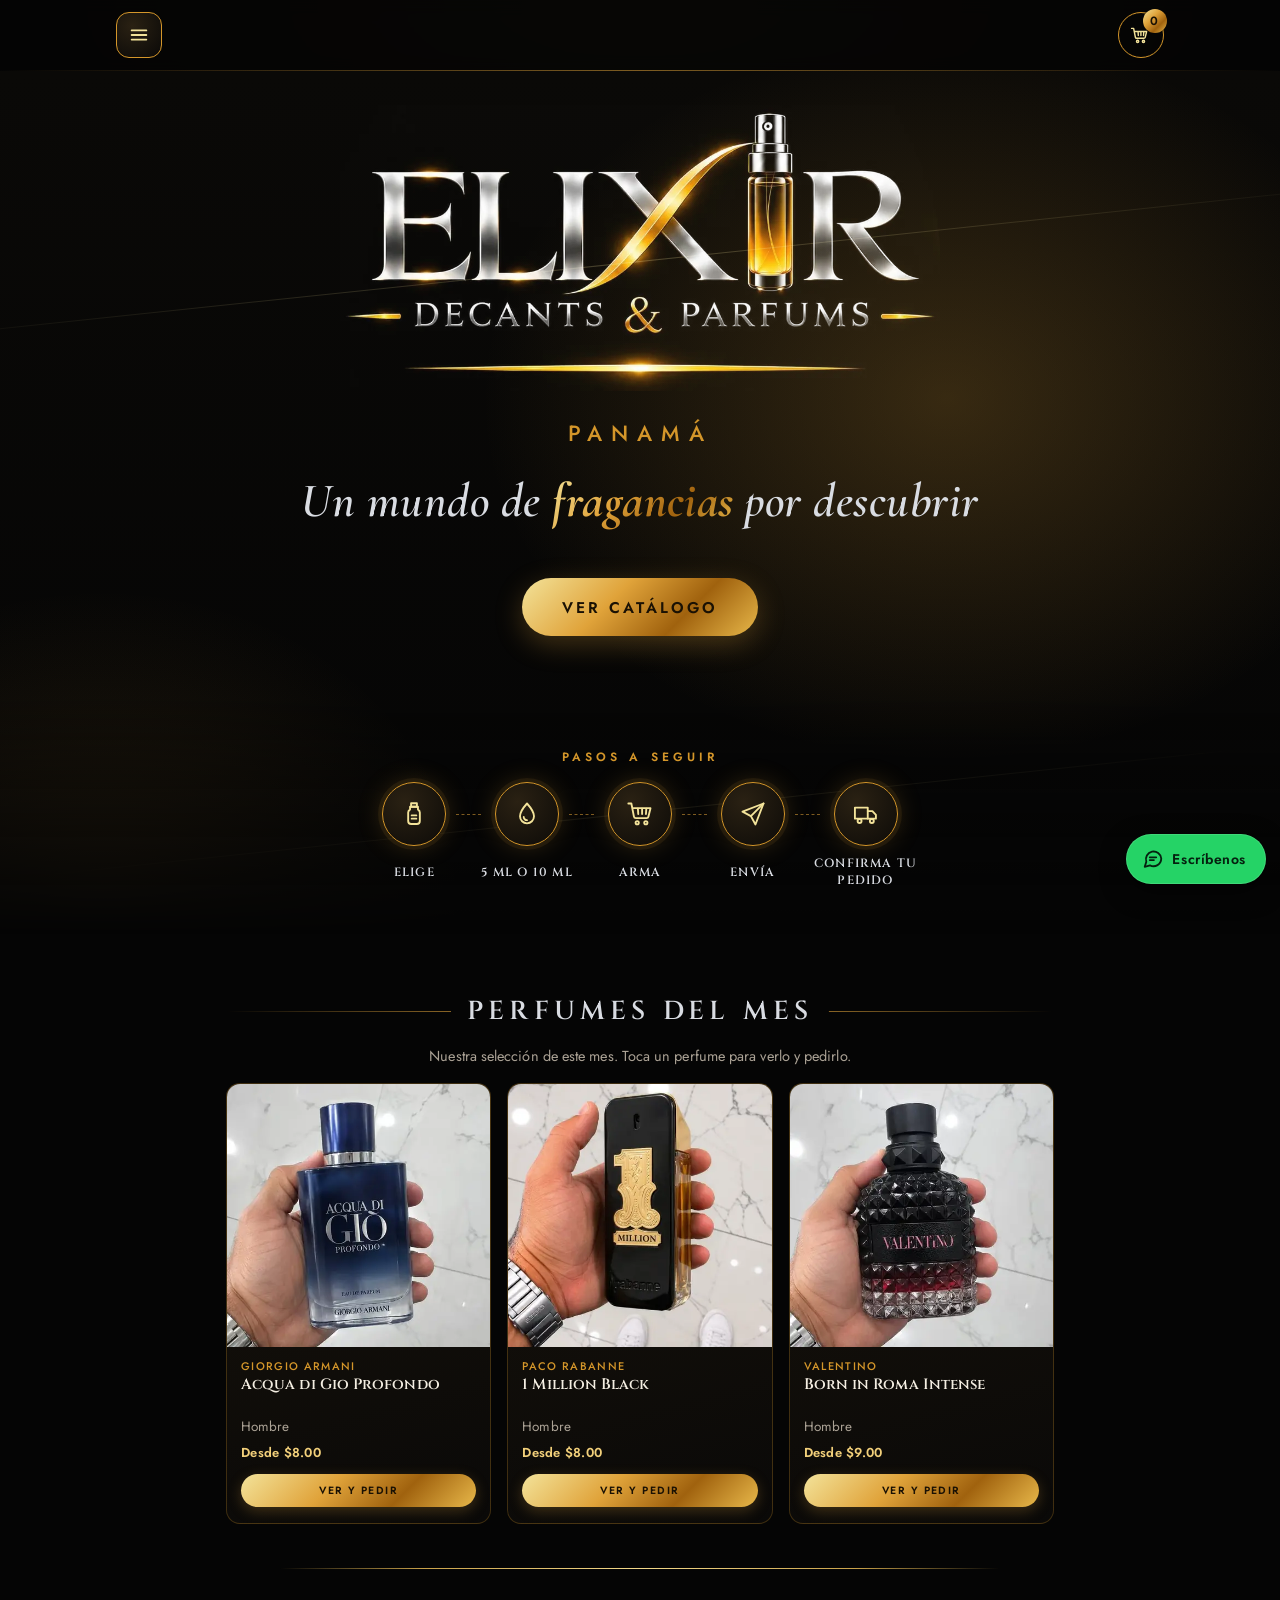
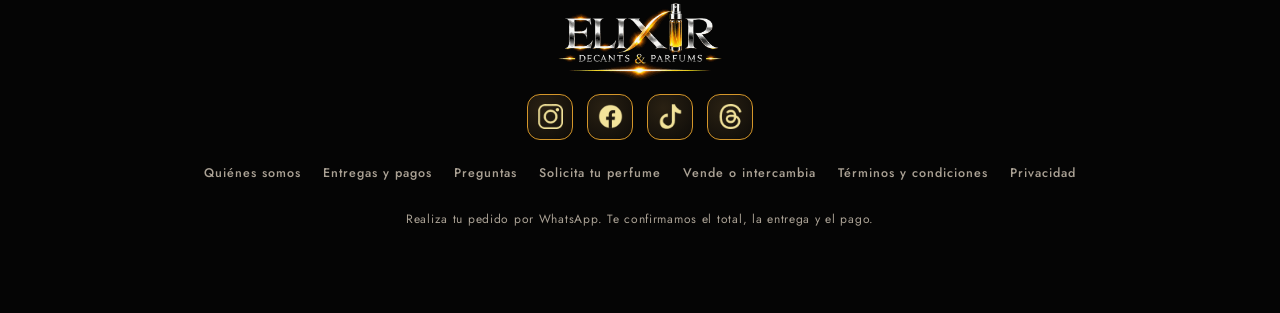
<file: index.html>
<!DOCTYPE html>
<html lang="es">
<head>
<meta charset="utf-8">
<meta name="viewport" content="width=device-width, initial-scale=1">
<title>ELIXIR Decants &amp; Parfums · Perfumes originales en Panamá</title>
<meta name="description" content="Decants de 5 y 10 ml de perfumes originales, de diseñador y árabes, en Panamá. Arma tu pedido y envíalo por WhatsApp.">
<link rel="canonical" href="https://elixirpty.github.io/">
<meta name="robots" content="index,follow,max-image-preview:large">
<meta name="theme-color" content="#050505">
<meta property="og:type" content="website">
<meta property="og:locale" content="es_PA">
<meta property="og:site_name" content="ELIXIR Decants &amp; Parfums">
<meta property="og:title" content="ELIXIR Decants &amp; Parfums · Perfumes originales en Panamá">
<meta property="og:description" content="Decants de 5 y 10 ml de perfumes originales, de diseñador y árabes, en Panamá. Arma tu pedido y envíalo por WhatsApp.">
<meta property="og:url" content="https://elixirpty.github.io/">
<meta property="og:image" content="https://elixirpty.github.io/img/og.jpg">
<meta name="twitter:card" content="summary">
<link rel="icon" type="image/png" href="img/favicon.png">
<link rel="apple-touch-icon" href="img/apple-touch-icon.png">
<script type="application/ld+json">
{"@context":"https://schema.org","@graph":[
{"@type":"WebSite","@id":"https://elixirpty.github.io/#web","url":"https://elixirpty.github.io/","name":"ELIXIR Decants & Parfums","inLanguage":"es-PA"},
{"@type":"OnlineStore","@id":"https://elixirpty.github.io/#tienda","name":"ELIXIR Decants & Parfums","alternateName":"ELIXIR","url":"https://elixirpty.github.io/","logo":"https://elixirpty.github.io/img/logo-redondo.jpg","image":"https://elixirpty.github.io/img/og.jpg","description":"Decants de 5 y 10 ml de perfumes originales, de diseñador y árabes, en Panamá.","areaServed":{"@type":"Country","name":"Panamá"},"sameAs":["https://instagram.com/elixirdecantspty","https://www.tiktok.com/@elixirpty","https://www.threads.net/@elixirdecantspty"]}
]}
</script>
<link rel="preconnect" href="https://fonts.googleapis.com">
<link rel="preconnect" href="https://fonts.gstatic.com" crossorigin>
<link href="https://fonts.googleapis.com/css2?family=Cinzel:wght@500;600;700&family=Jost:wght@400;500;600&display=swap" rel="stylesheet">
<link rel="stylesheet" href="assets/app.css?v=14">
<link rel="stylesheet" href="assets/vitrina.css?v=5">
<style>.steps2.five{grid-template-columns:repeat(5,1fr);column-gap:4px}.steps2.five b{font-size:12px;letter-spacing:.1em;line-height:1.35}@media(max-width:600px){.steps2.five .si{width:50px;height:50px}.steps2.five .si svg{width:22px;height:22px}.steps2.five li:not(:last-child)::after{top:25px;left:calc(50% + 29px);width:calc(100% - 58px)}.steps2.five b{font-size:10px;letter-spacing:.06em}}</style>
<link rel="preconnect" href="https://fonts.gstatic.com" crossorigin>
<link href="https://fonts.googleapis.com/css2?family=Cormorant+Garamond:ital,wght@1,600;1,700&display=swap" rel="stylesheet">
<style>.hero-copy .kick{font-size:clamp(17px,3.2vw,22px);letter-spacing:.4em;margin-bottom:10px}.hero-copy h1{font:italic 600 clamp(23px,5.6vw,48px)/1.2 "Cormorant Garamond",Georgia,serif;text-transform:none;letter-spacing:.01em;max-width:none}.hero-copy h1 em{font-style:italic;font-weight:700}.hero-copy h1{margin-bottom:34px}.hero-copy .cta{margin-bottom:22px}.hero .how{margin-top:64px}</style>
</head>
<body data-page="inicio">
<noscript><p style="padding:24px">Activa JavaScript para ver el catálogo y armar tu pedido. Páginas: <a href="index.html">Inicio</a> · <a href="catalogo.html">Catálogo</a> · <a href="promo.html">Promo</a> · <a href="quienes-somos.html">Quiénes somos</a> · <a href="entregas.html">Entregas y pagos</a> · <a href="preguntas-frecuentes.html">Preguntas</a></p></noscript>
<div id="page">
  <main id="main">
<section class="hero" id="top">
      <div class="hero-bg" aria-hidden="true"></div>
      <div class="wrap hero-in">
        <img class="hero-logo" src="img/logo-letras.webp" alt="ELIXIR Decants &amp; Parfums" width="1020" height="486" fetchpriority="high">
        <div class="hero-copy">
          <p class="kick">Panamá</p>
          <h1>Un mundo de <em>fragancias</em> por descubrir</h1>
          
          <a class="cta" href="catalogo.html">Ver catálogo</a>
        </div>
        <div class="how">
          <h2 class="how-t" id="how-title">Pasos a seguir</h2>
          <ol class="steps2 five" aria-labelledby="how-title">
            <li><span class="si" aria-hidden="true"><svg viewBox="0 0 24 24" fill="none" stroke="currentColor" stroke-width="1.6" stroke-linecap="round" stroke-linejoin="round"><path d="M9.5 2.8h5v3h-5z"/><path d="M8.6 5.8h6.8v2.4c1 .5 1.6 1.4 1.6 2.6V18a2.6 2.6 0 0 1-2.6 2.6H9.6A2.6 2.6 0 0 1 7 18v-7.2c0-1.2.6-2.1 1.6-2.6z"/><path d="M10 13.2h4M10 16h4"/></svg></span><b>Elige</b><span class="sr">Selecciona tu fragancia y tamaño.</span></li>
            <li><span class="si" aria-hidden="true"><svg viewBox="0 0 24 24" fill="none" stroke="currentColor" stroke-width="1.6" stroke-linecap="round" stroke-linejoin="round"><path d="M12 3s-6 6.6-6 11a6 6 0 0 0 12 0c0-4.4-6-11-6-11z"/><path d="M9.2 14.5a2.8 2.8 0 0 0 2.8 2.8"/></svg></span><b>5 ml o 10 ml</b><span class="sr">Escoge el tamaño de tu decant.</span></li>
            <li><span class="si" aria-hidden="true"><svg viewBox="0 0 24 24" fill="none" stroke="currentColor" stroke-width="1.6" stroke-linecap="round" stroke-linejoin="round"><path d="M2 3h2.6l2.2 11.2a1.6 1.6 0 0 0 1.6 1.3h9.2a1.6 1.6 0 0 0 1.6-1.2L21 7H5.4"/><path d="M10.2 7.4l.3 4.6M13.8 7.4v4.6M17.4 7.4l-.3 4.6"/><circle cx="9.6" cy="19.5" r="1.4"/><circle cx="17" cy="19.5" r="1.4"/></svg></span><b>Arma</b><span class="sr">Revisa tu pedido y completa tus datos.</span></li>
            <li><span class="si" aria-hidden="true"><svg viewBox="0 0 24 24" fill="none" stroke="currentColor" stroke-width="1.6" stroke-linecap="round" stroke-linejoin="round"><path d="M21 3 10.2 13.8"/><path d="M21 3l-6.9 18-3.9-7.2L3 10z"/></svg></span><b>Envía</b><span class="sr">Envíalo por WhatsApp y lo confirmamos contigo.</span></li>
            <li><span class="si" aria-hidden="true"><svg viewBox="0 0 24 24" fill="none" stroke="currentColor" stroke-width="1.6" stroke-linecap="round" stroke-linejoin="round"><path d="M2.5 6.5h11v9.5h-11z"/><path d="M13.5 9.5h4l3 3.2v3.3h-7"/><circle cx="6.5" cy="18" r="1.7"/><circle cx="17" cy="18" r="1.7"/></svg></span><b>Confirma tu pedido</b><span class="sr">Te confirmamos el total, la entrega y el pago.</span></li>
          </ol>
        </div>
      </div>
    </section>
    <section class="wrap" id="mes" hidden>
      <div class="tools"><h2><span class="ttl">Perfumes del mes</span></h2></div>
      <p class="mes-sub">Nuestra selección de este mes. Toca un perfume para verlo y pedirlo.</p>
      <div class="mes-grid" id="mes-grid"></div>
    </section>
<section class="wrap reviews" id="resenas" aria-labelledby="res-title" hidden>
      <h2 id="res-title">Lo que dicen nuestros clientes</h2>
      <div class="rv-list" id="rv-list"></div>
    </section>
  </main>
</div>
<script src="data/catalogo.js?v=20261120030827"></script>
<script src="assets/app.js?v=28"></script>
<script src="assets/vitrina.js?v=5"></script>
</body>
</html>
</file>
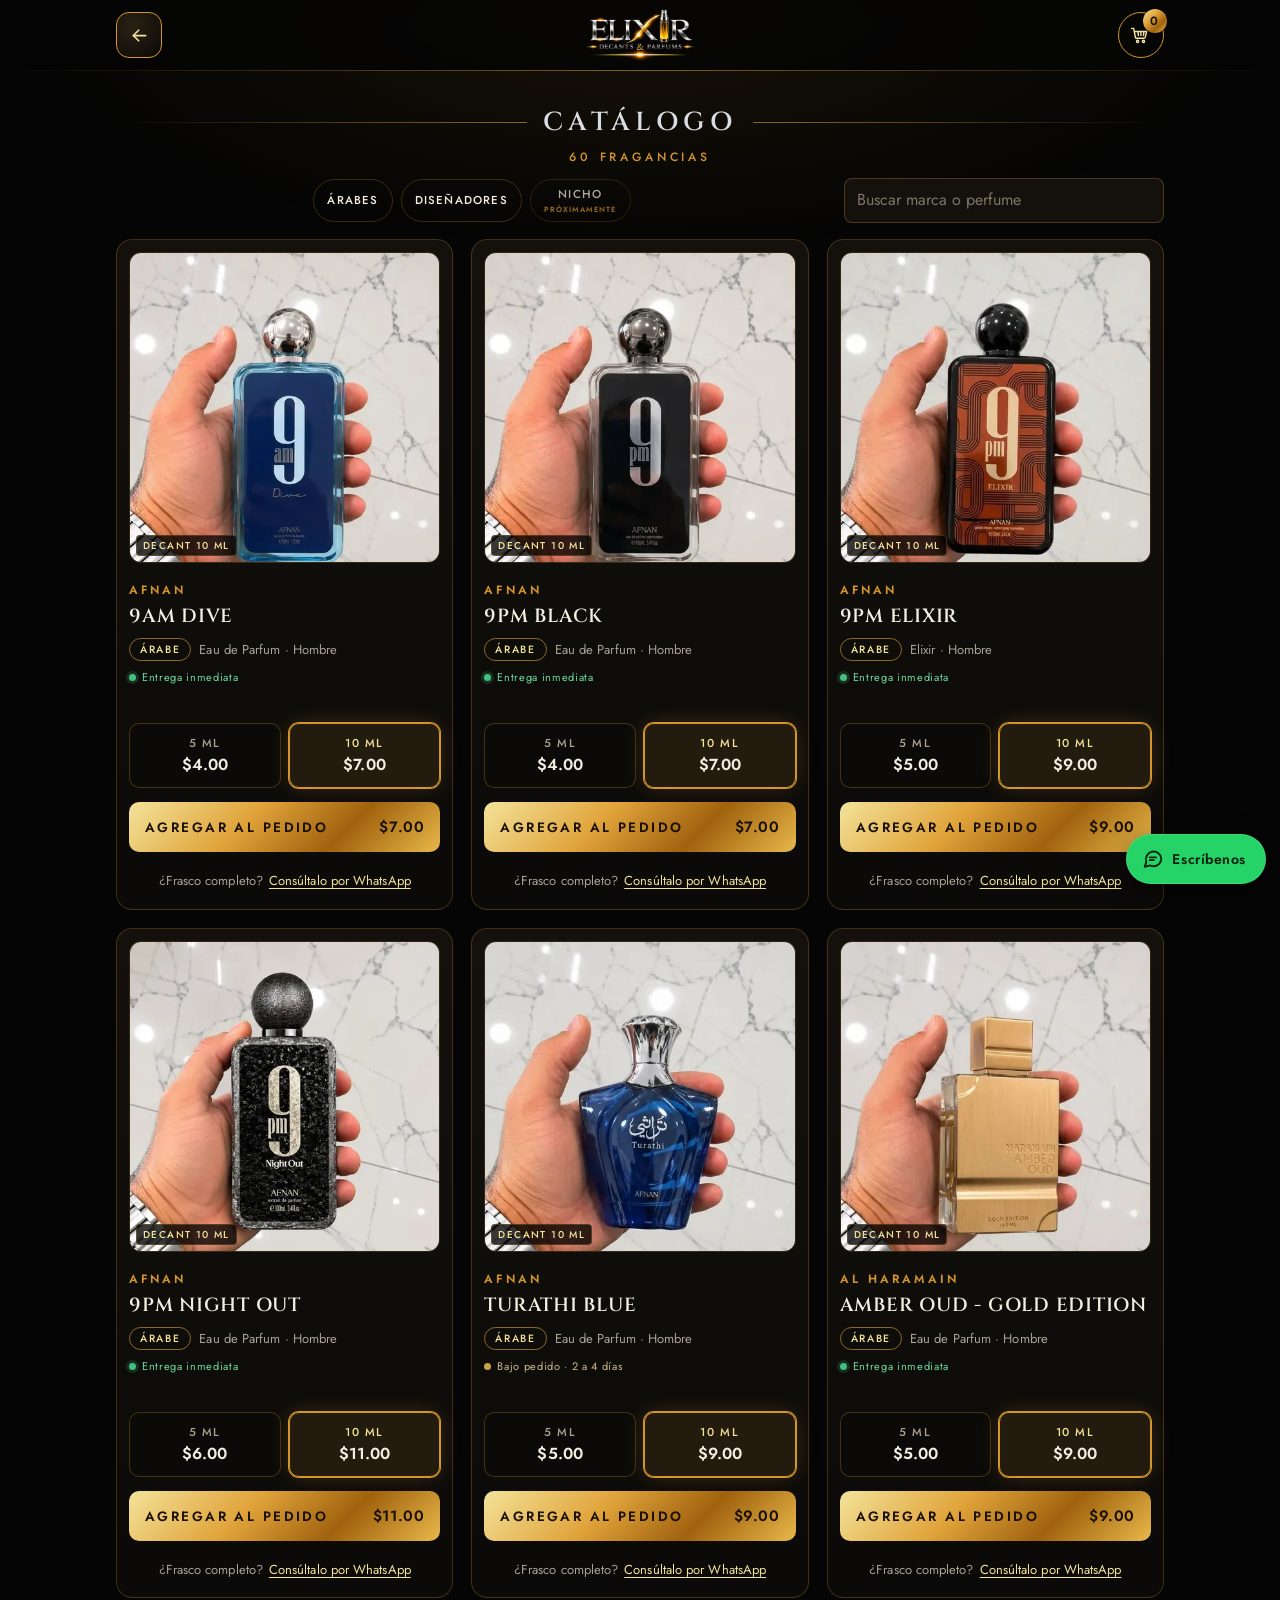
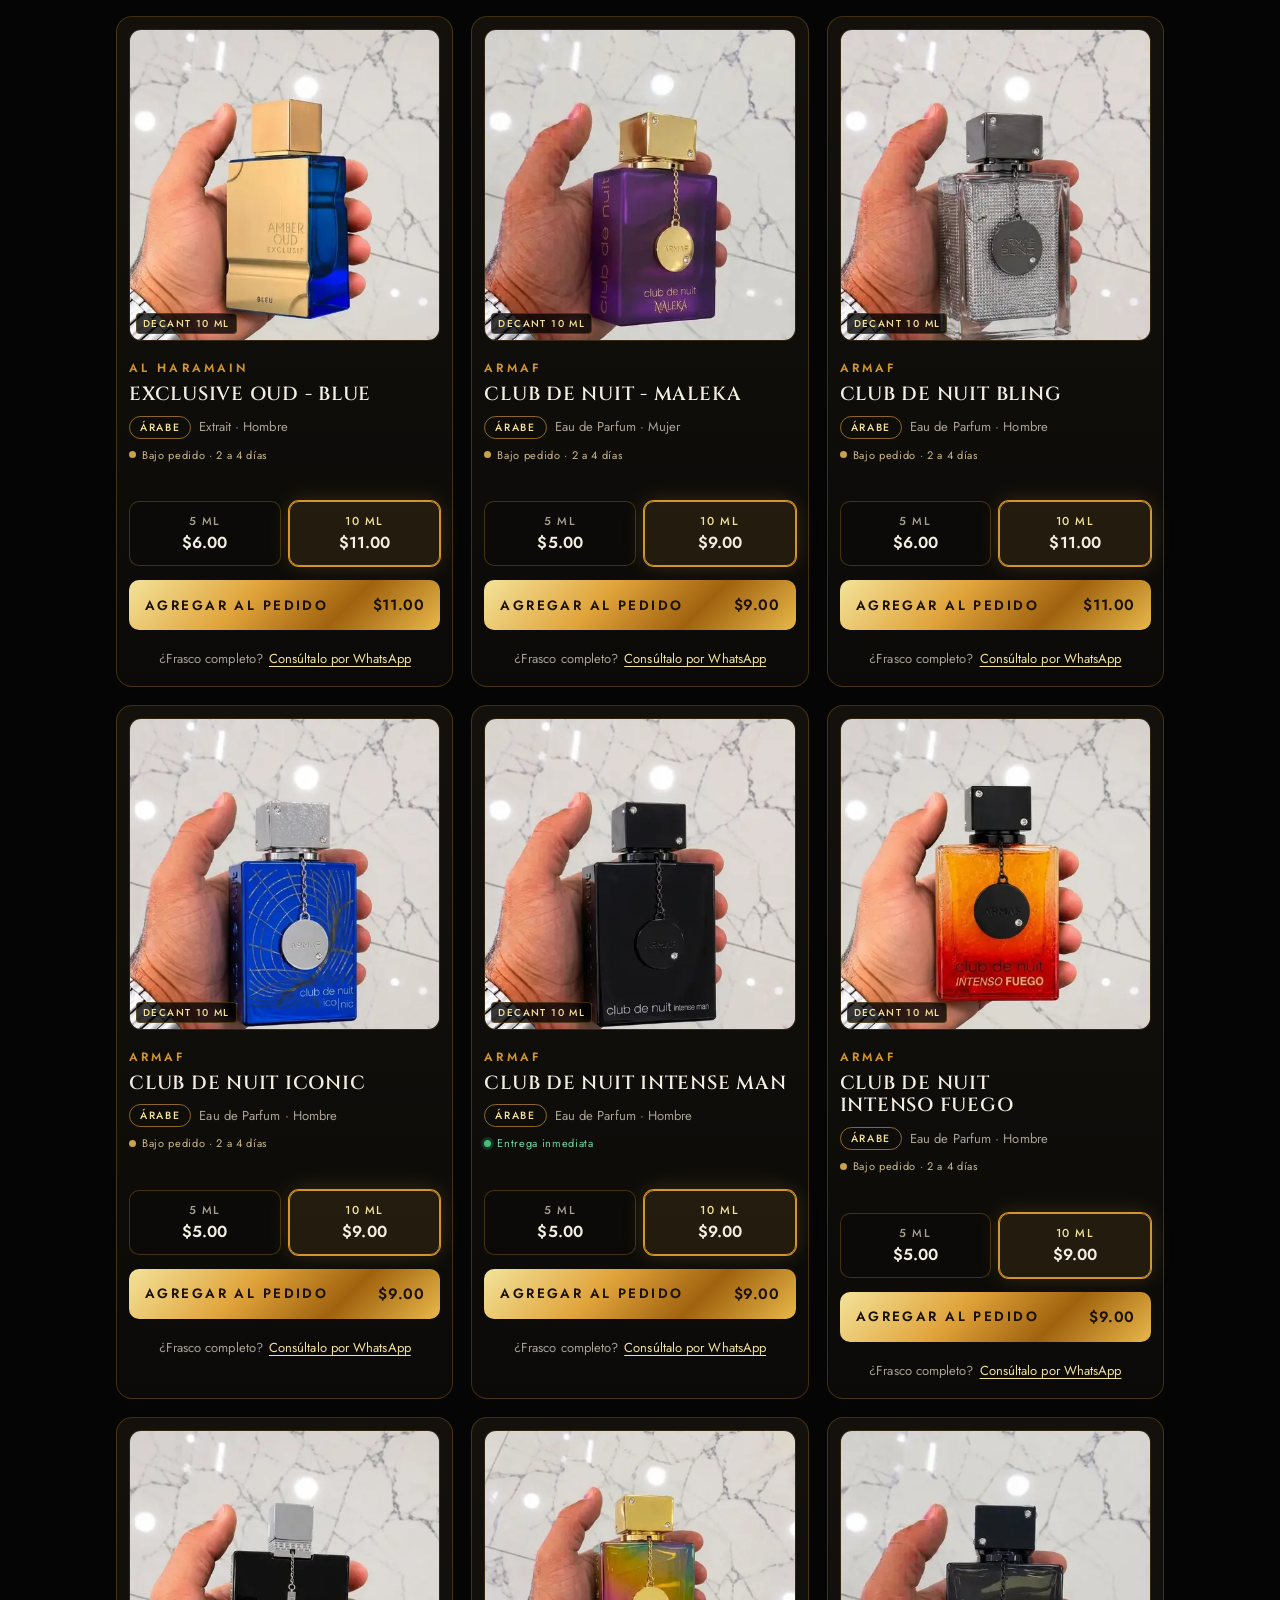
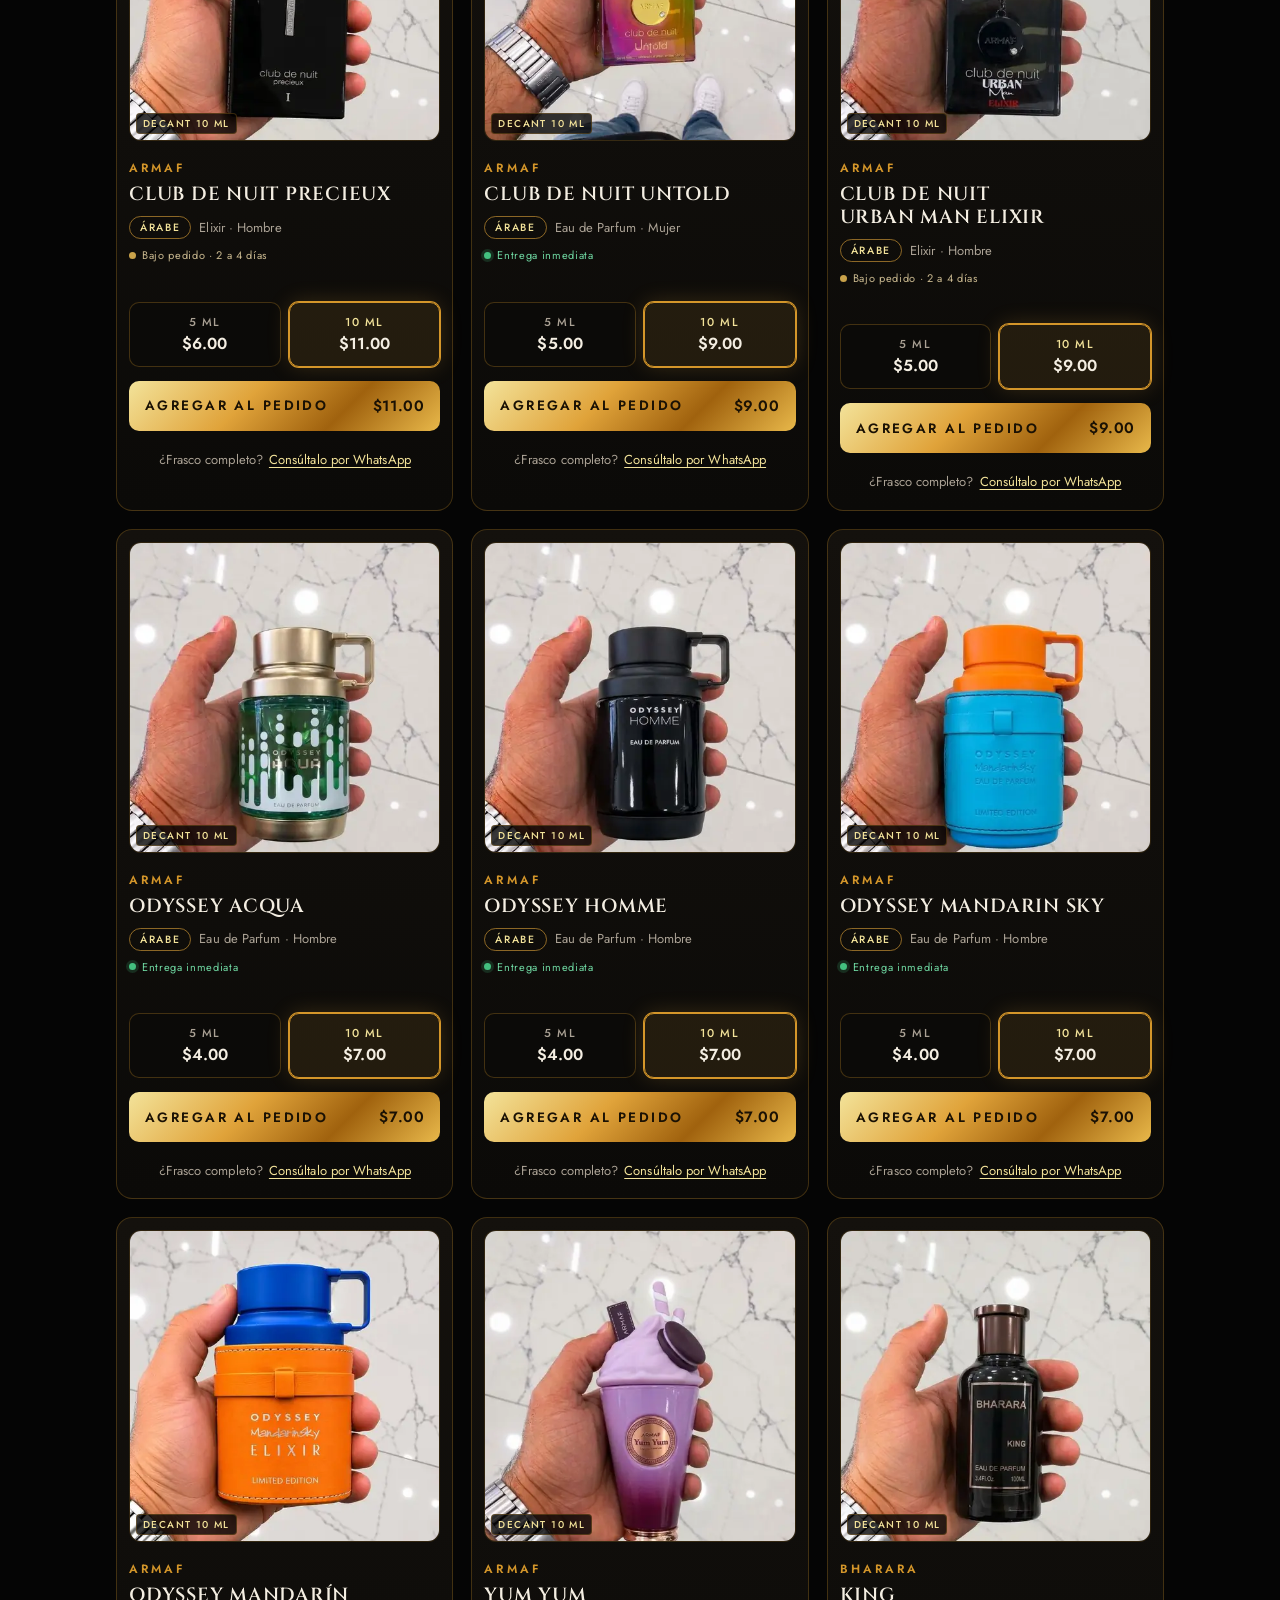
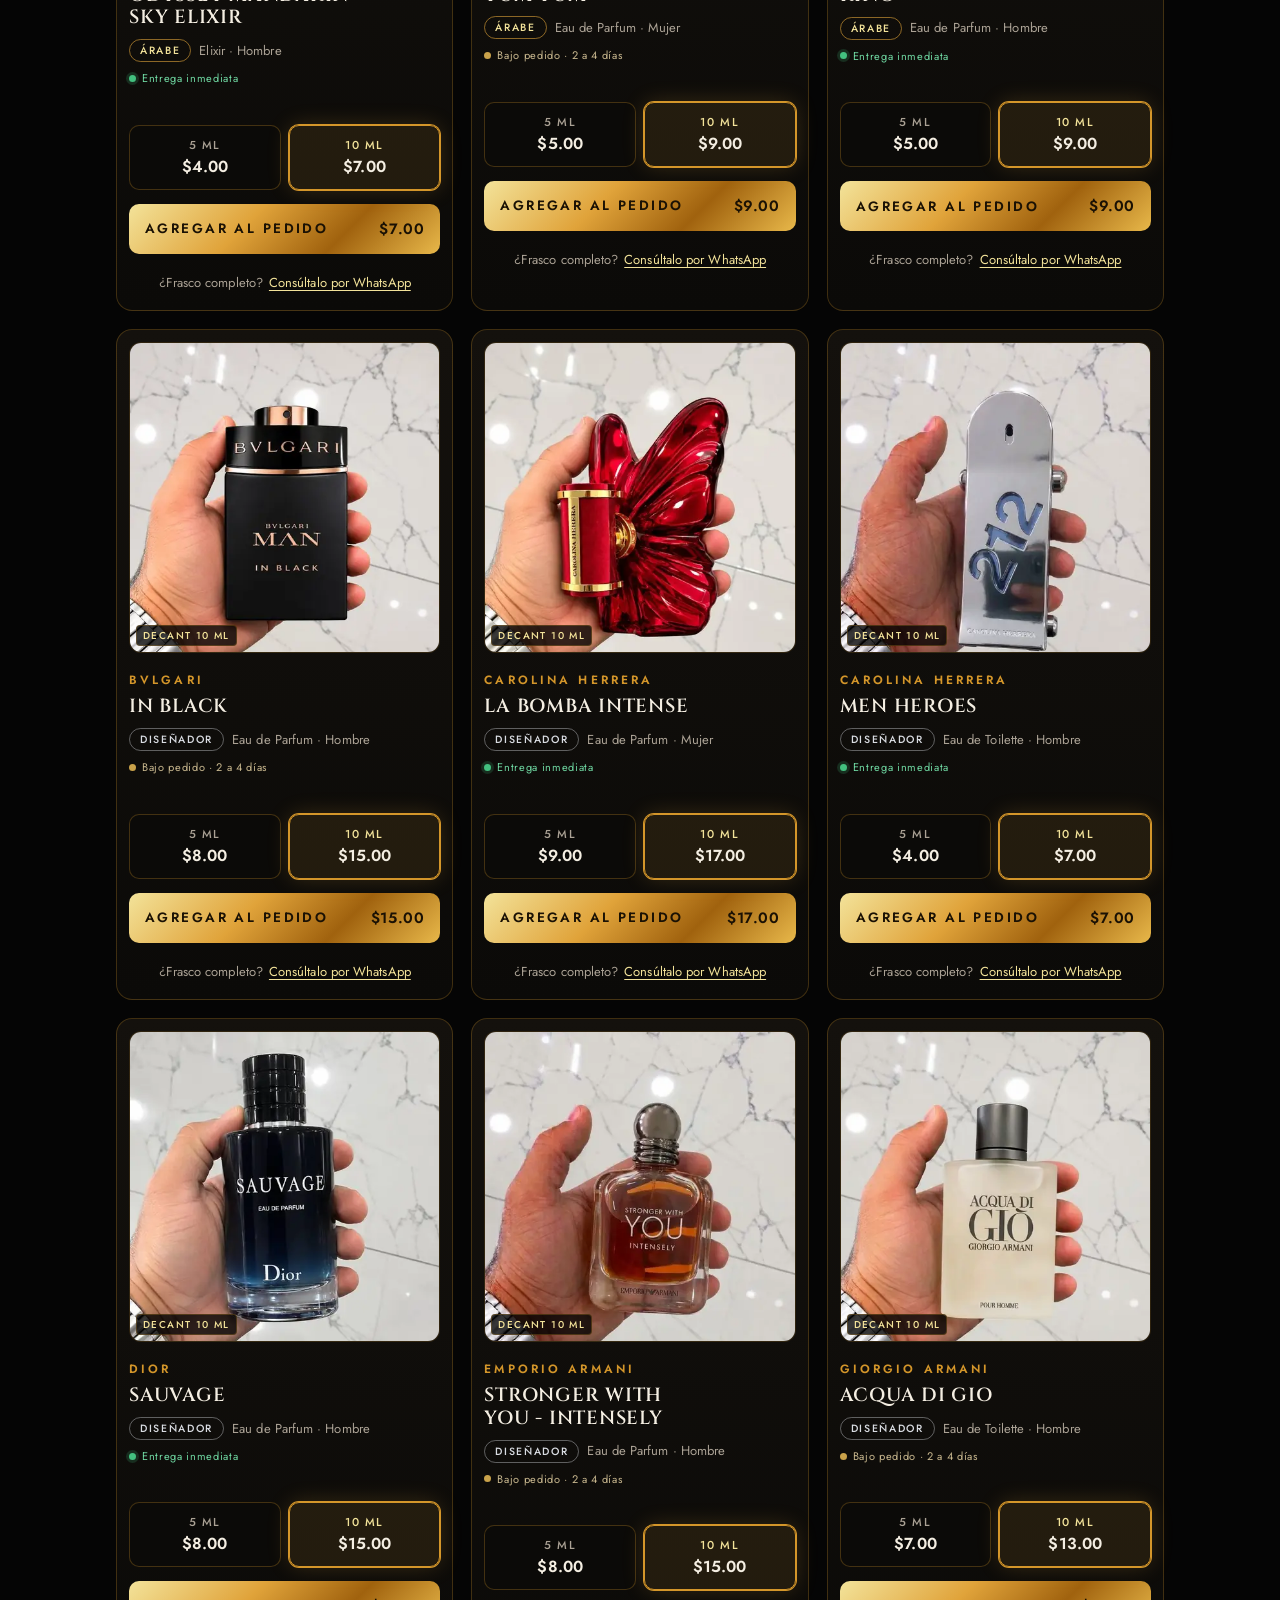
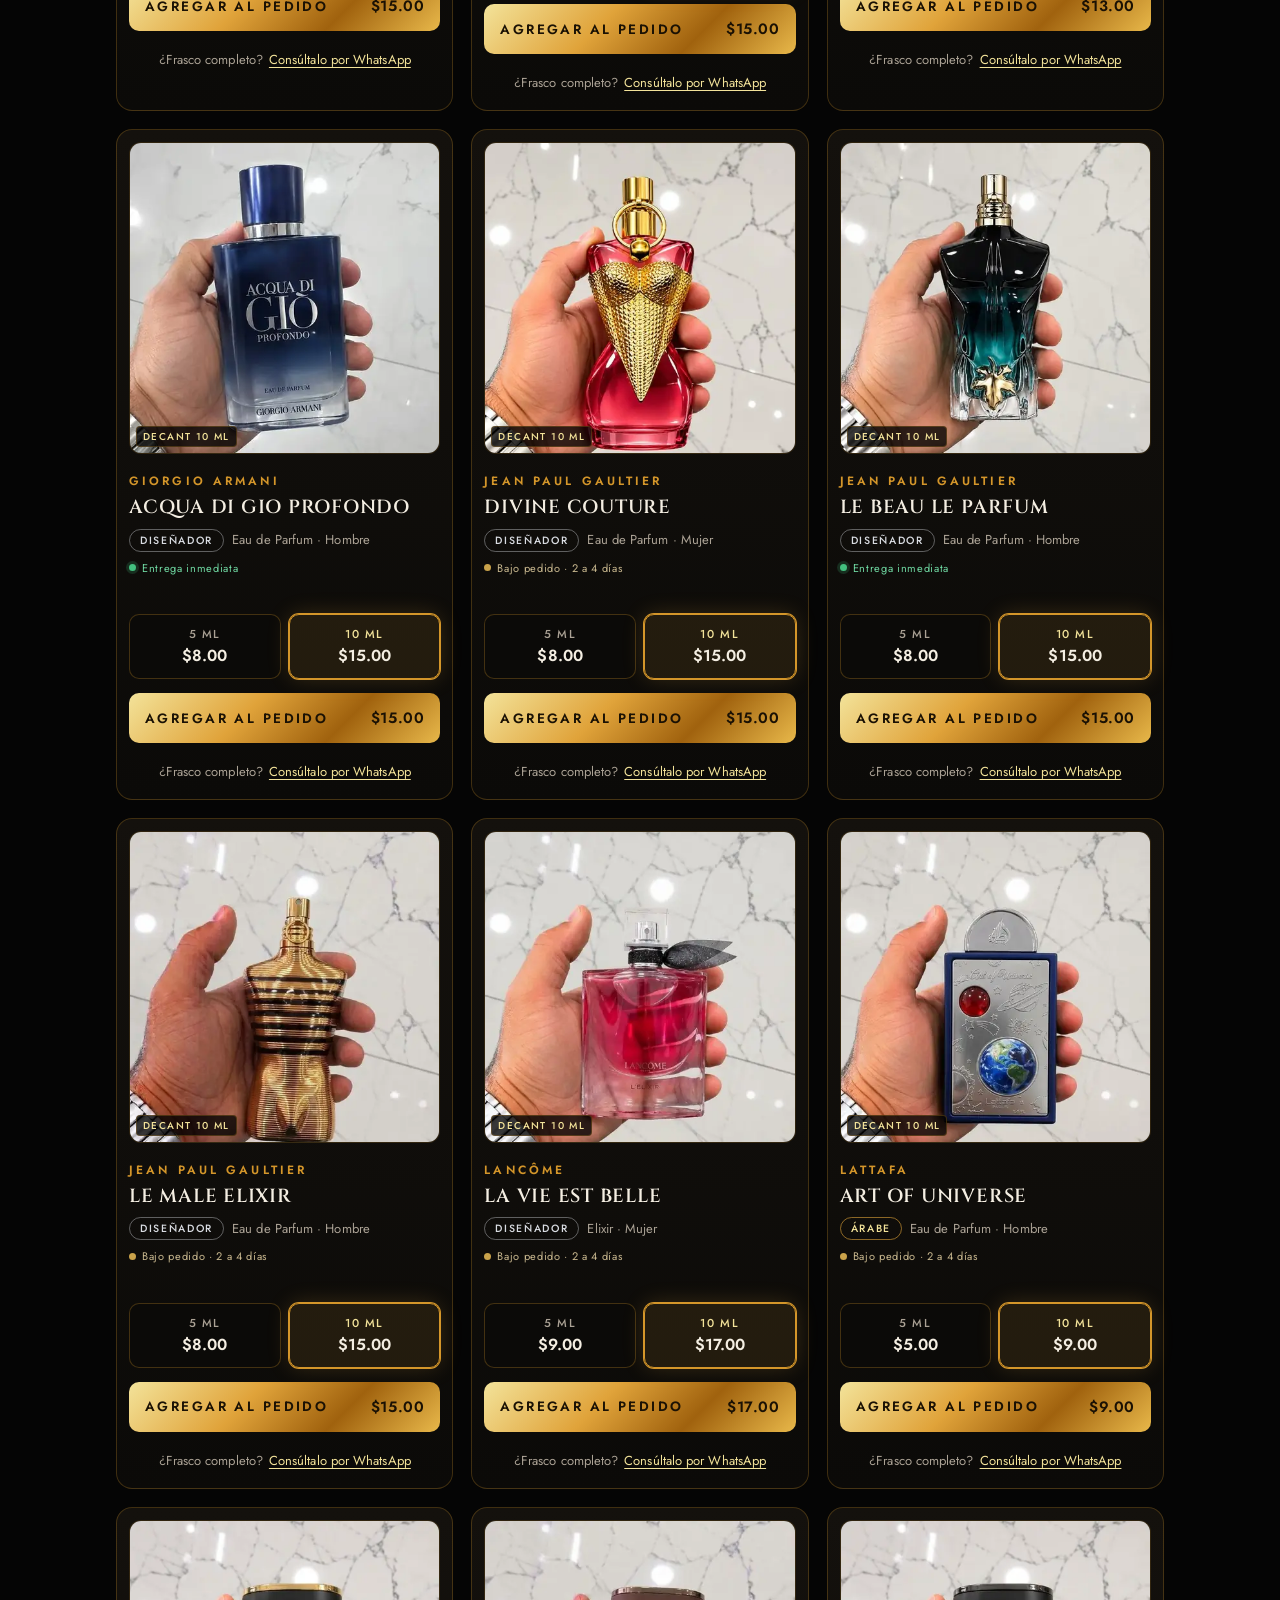
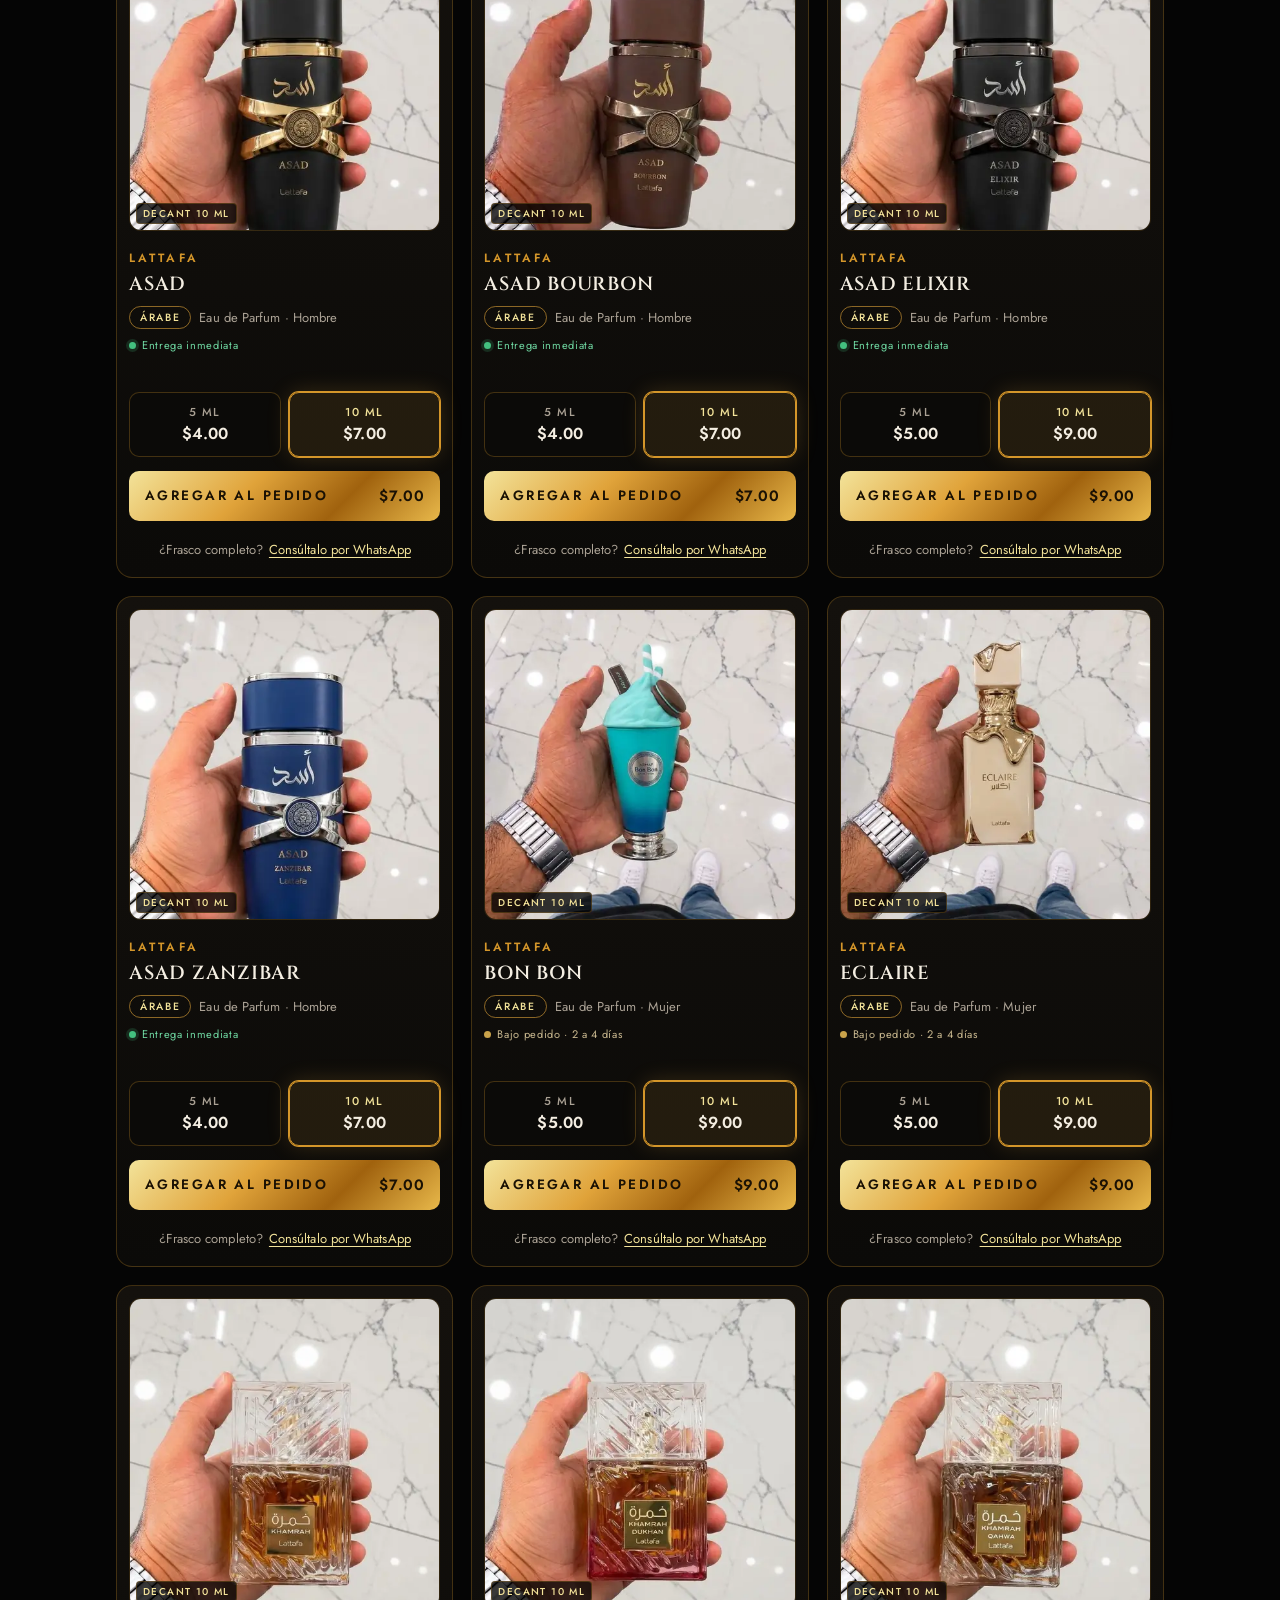
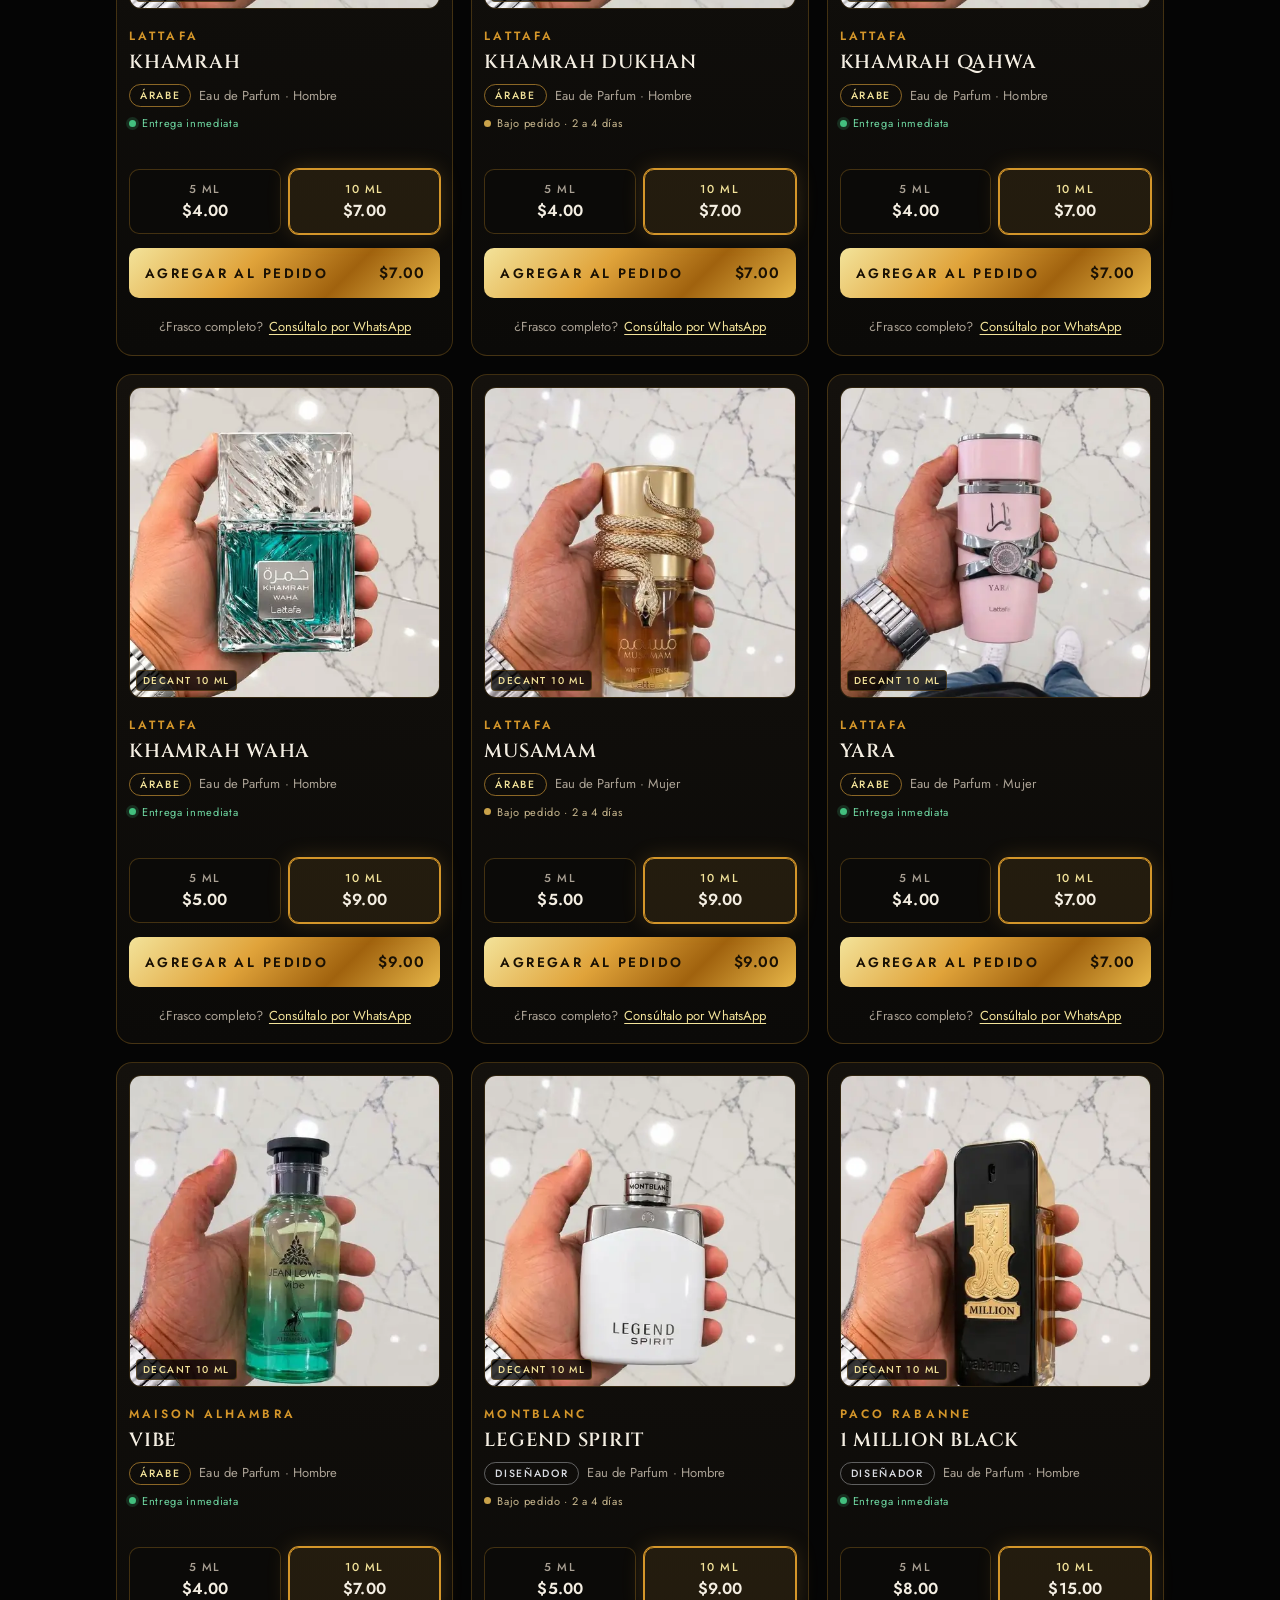
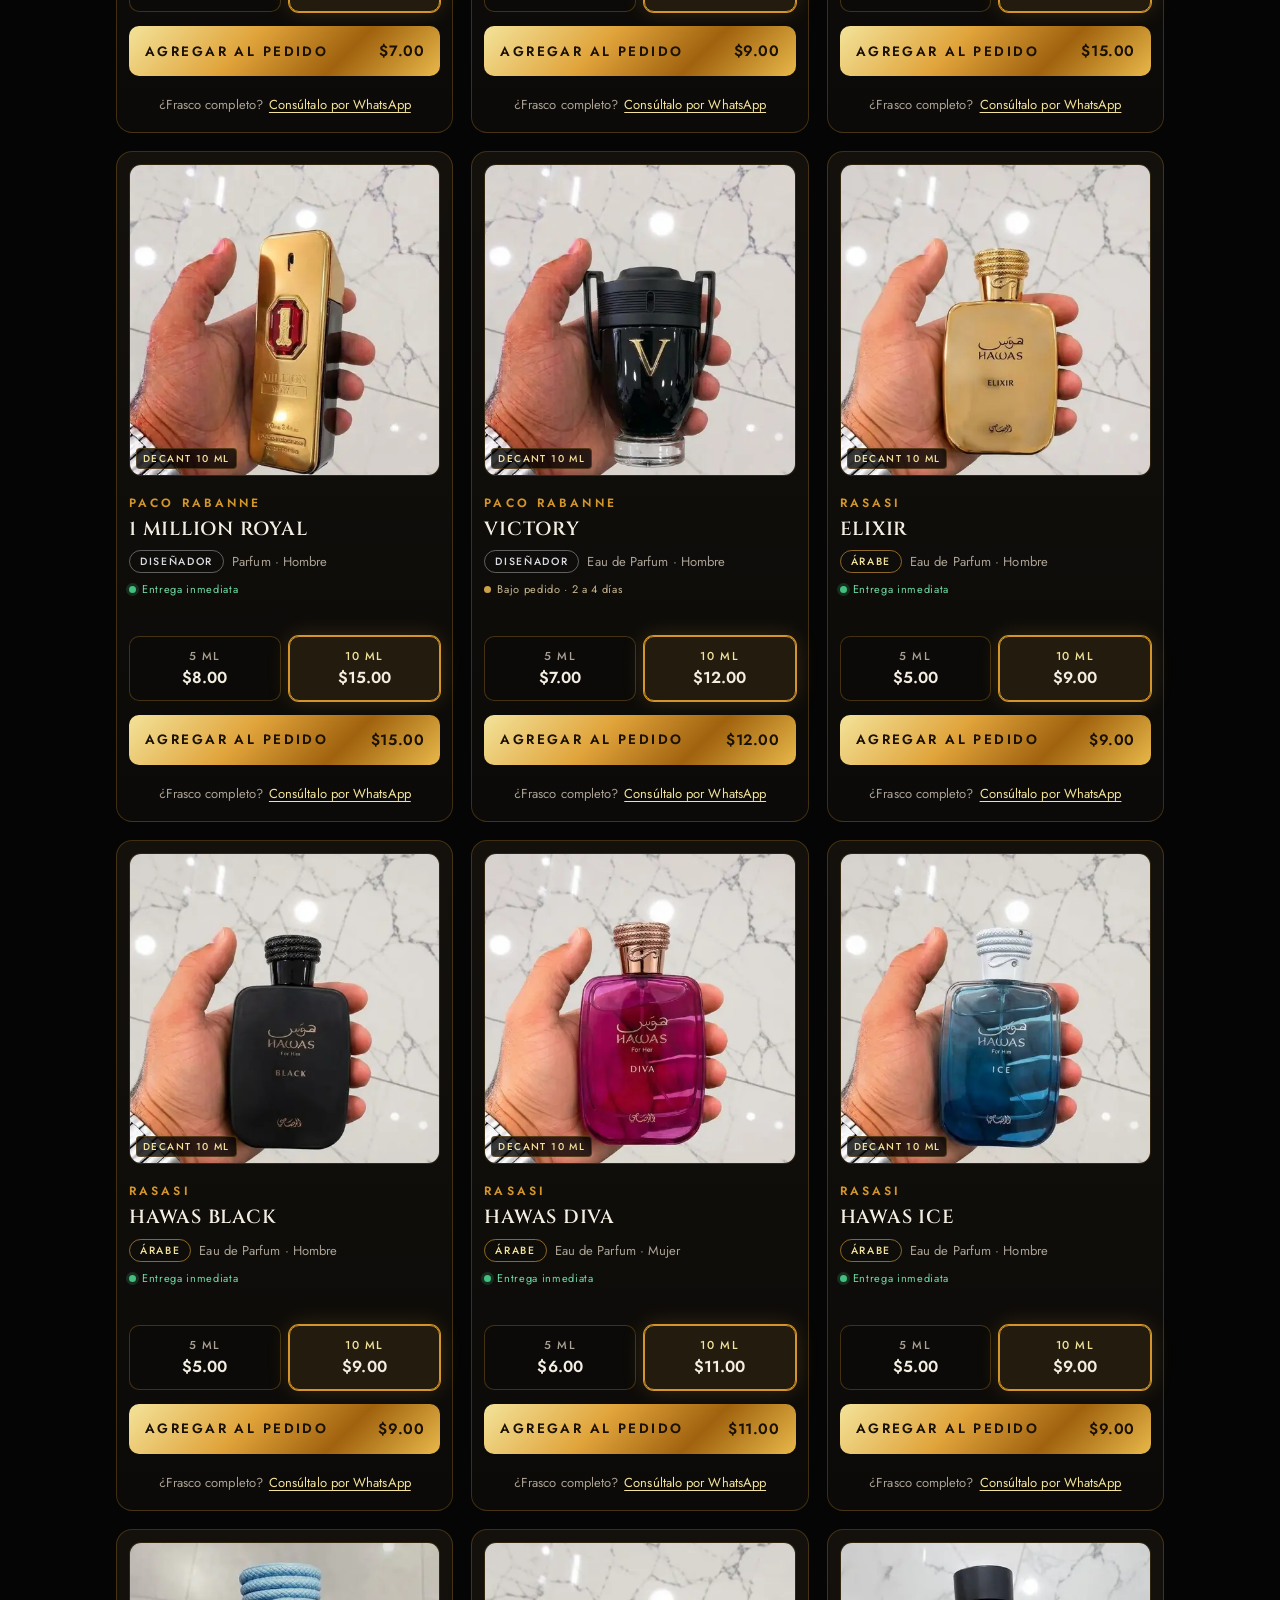
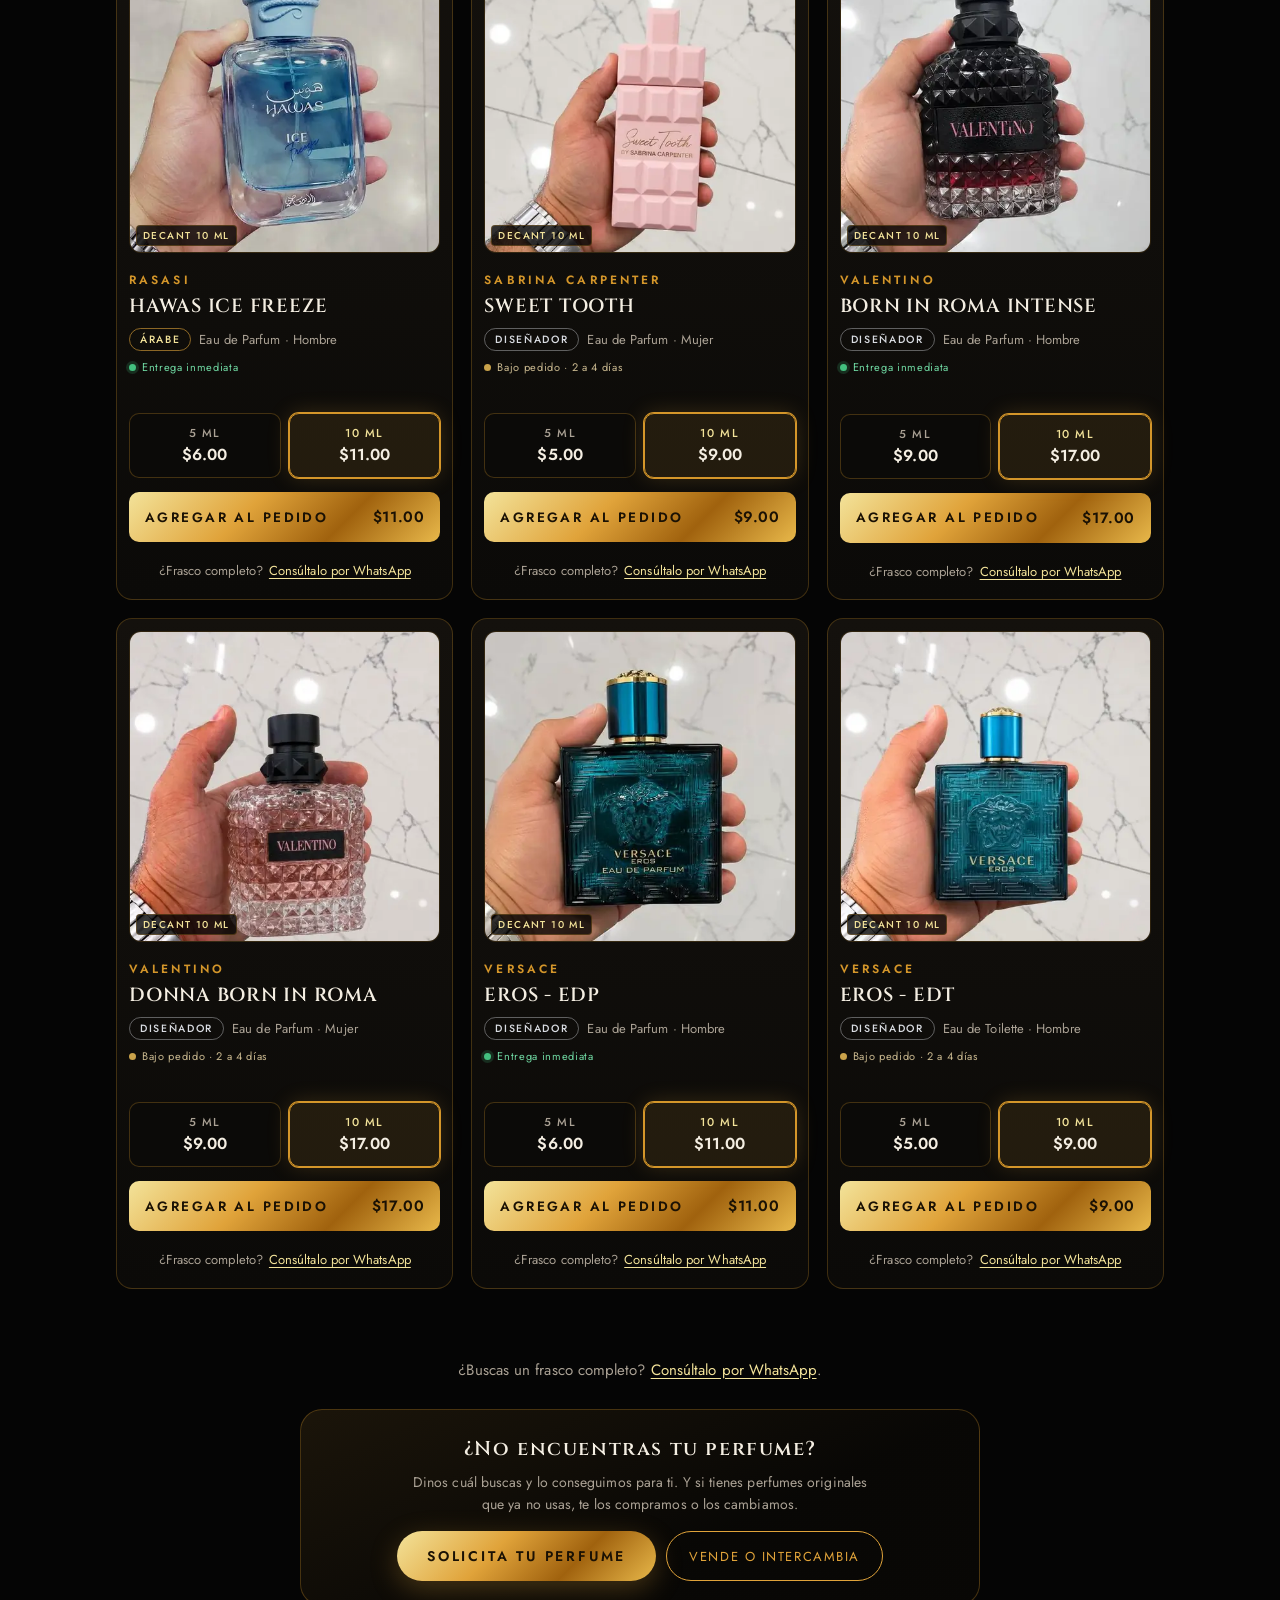
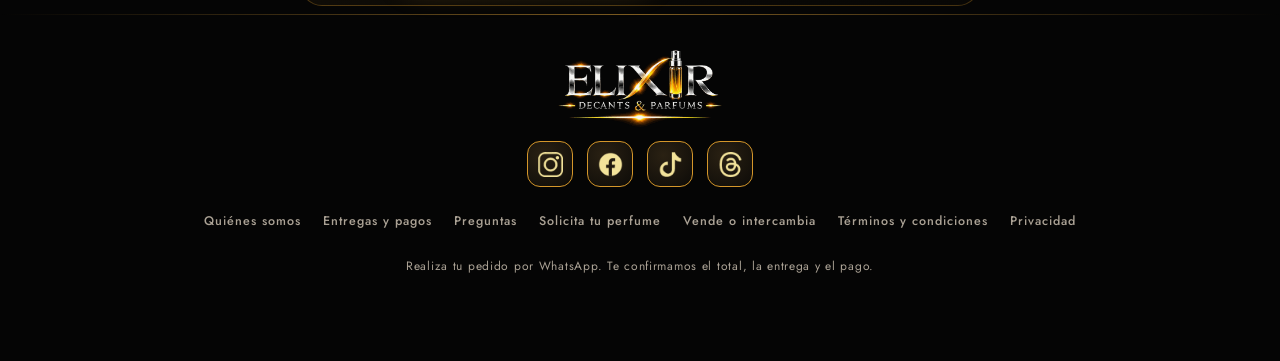
<file: catalogo.html>
<!DOCTYPE html>
<html lang="es">
<head>
<meta charset="utf-8">
<meta name="viewport" content="width=device-width, initial-scale=1">
<title>Catálogo de perfumes y decants · ELIXIR Decants &amp; Parfums</title>
<meta name="description" content="Catálogo de decants de 5 y 10 ml de perfumes originales árabes, de diseñador y de nicho, para hombres y mujeres. Pide por WhatsApp.">
<link rel="canonical" href="https://elixirpty.github.io/catalogo.html">
<meta name="robots" content="index,follow,max-image-preview:large">
<meta name="theme-color" content="#050505">
<meta property="og:type" content="website">
<meta property="og:locale" content="es_PA">
<meta property="og:site_name" content="ELIXIR Decants &amp; Parfums">
<meta property="og:title" content="Catálogo de perfumes y decants · ELIXIR Decants &amp; Parfums">
<meta property="og:description" content="Catálogo de decants de 5 y 10 ml de perfumes originales árabes, de diseñador y de nicho, para hombres y mujeres. Pide por WhatsApp.">
<meta property="og:url" content="https://elixirpty.github.io/catalogo.html">
<meta property="og:image" content="https://elixirpty.github.io/img/og.jpg">
<meta name="twitter:card" content="summary">
<link rel="icon" type="image/png" href="img/favicon.png">
<link rel="apple-touch-icon" href="img/apple-touch-icon.png">
<link rel="preconnect" href="https://fonts.googleapis.com">
<link rel="preconnect" href="https://fonts.gstatic.com" crossorigin>
<link href="https://fonts.googleapis.com/css2?family=Cinzel:wght@500;600;700&family=Jost:wght@400;500;600&display=swap" rel="stylesheet">
<link rel="stylesheet" href="assets/app.css?v=14">
<link rel="stylesheet" href="assets/vitrina.css?v=4">
<!--SEO-LD--><script type="application/ld+json">{"@context":"https://schema.org","@type":"ItemList","name":"Catálogo de decants de perfumes originales · ELIXIR Decants & Parfums","numberOfItems":60,"itemListElement":[{"@type":"ListItem","position":1,"item":{"@type":"Product","name":"Decant Afnan 9AM Dive Eau de Parfum","brand":{"@type":"Brand","name":"Afnan"},"description":"Decant de Afnan 9AM Dive Eau de Parfum original en frasco de 5 y 10 ml. Eau de Parfum · Árabe · Hombre.","url":"https://elixirpty.github.io/catalogo.html#PF-040","offers":{"@type":"AggregateOffer","priceCurrency":"USD","lowPrice":"4.00","highPrice":"7.00","offerCount":2,"availability":"https://schema.org/InStock","areaServed":"PA"},"image":"https://elixirpty.github.io/fotos/PF-040-ed1f9771.webp"}},{"@type":"ListItem","position":2,"item":{"@type":"Product","name":"Decant Afnan 9PM Black Eau de Parfum","brand":{"@type":"Brand","name":"Afnan"},"description":"Decant de Afnan 9PM Black Eau de Parfum original en frasco de 5 y 10 ml. Eau de Parfum · Árabe · Hombre.","url":"https://elixirpty.github.io/catalogo.html#PF-014","offers":{"@type":"AggregateOffer","priceCurrency":"USD","lowPrice":"4.00","highPrice":"7.00","offerCount":2,"availability":"https://schema.org/InStock","areaServed":"PA"},"image":"https://elixirpty.github.io/fotos/PF-014-bc10782d.webp"}},{"@type":"ListItem","position":3,"item":{"@type":"Product","name":"Decant Afnan 9PM Elixir Elixir","brand":{"@type":"Brand","name":"Afnan"},"description":"Decant de Afnan 9PM Elixir Elixir original en frasco de 5 y 10 ml. Elixir · Árabe · Hombre.","url":"https://elixirpty.github.io/catalogo.html#PF-026","offers":{"@type":"AggregateOffer","priceCurrency":"USD","lowPrice":"5.00","highPrice":"9.00","offerCount":2,"availability":"https://schema.org/InStock","areaServed":"PA"},"image":"https://elixirpty.github.io/fotos/PF-026-91c41167.webp"}},{"@type":"ListItem","position":4,"item":{"@type":"Product","name":"Decant Afnan 9PM Night Out Eau de Parfum","brand":{"@type":"Brand","name":"Afnan"},"description":"Decant de Afnan 9PM Night Out Eau de Parfum original en frasco de 5 y 10 ml. Eau de Parfum · Árabe · Hombre.","url":"https://elixirpty.github.io/catalogo.html#PF-049","offers":{"@type":"AggregateOffer","priceCurrency":"USD","lowPrice":"6.00","highPrice":"11.00","offerCount":2,"availability":"https://schema.org/InStock","areaServed":"PA"},"image":"https://elixirpty.github.io/fotos/PF-049-fb5b63c3.webp"}},{"@type":"ListItem","position":5,"item":{"@type":"Product","name":"Decant Afnan Turathi Blue Eau de Parfum","brand":{"@type":"Brand","name":"Afnan"},"description":"Decant de Afnan Turathi Blue Eau de Parfum original en frasco de 5 y 10 ml. Eau de Parfum · Árabe · Hombre.","url":"https://elixirpty.github.io/catalogo.html#PF-039","offers":{"@type":"AggregateOffer","priceCurrency":"USD","lowPrice":"5.00","highPrice":"9.00","offerCount":2,"availability":"https://schema.org/InStock","areaServed":"PA"},"image":"https://elixirpty.github.io/fotos/PF-039-587cfe97.webp"}},{"@type":"ListItem","position":6,"item":{"@type":"Product","name":"Decant Al Haramain Amber Oud - Gold Edition Eau de Parfum","brand":{"@type":"Brand","name":"Al Haramain"},"description":"Decant de Al Haramain Amber Oud - Gold Edition Eau de Parfum original en frasco de 5 y 10 ml. Eau de Parfum · Árabe · Hombre.","url":"https://elixirpty.github.io/catalogo.html#PF-033","offers":{"@type":"AggregateOffer","priceCurrency":"USD","lowPrice":"5.00","highPrice":"9.00","offerCount":2,"availability":"https://schema.org/InStock","areaServed":"PA"},"image":"https://elixirpty.github.io/fotos/PF-033-2d150a72.webp"}},{"@type":"ListItem","position":7,"item":{"@type":"Product","name":"Decant Al Haramain Exclusive Oud - Blue Extrait","brand":{"@type":"Brand","name":"Al Haramain"},"description":"Decant de Al Haramain Exclusive Oud - Blue Extrait original en frasco de 5 y 10 ml. Extrait · Árabe · Hombre.","url":"https://elixirpty.github.io/catalogo.html#PF-052","offers":{"@type":"AggregateOffer","priceCurrency":"USD","lowPrice":"6.00","highPrice":"11.00","offerCount":2,"availability":"https://schema.org/InStock","areaServed":"PA"},"image":"https://elixirpty.github.io/fotos/PF-052-702320f8.webp"}},{"@type":"ListItem","position":8,"item":{"@type":"Product","name":"Decant Armaf Club de Nuit - Maleka Eau de Parfum","brand":{"@type":"Brand","name":"Armaf"},"description":"Decant de Armaf Club de Nuit - Maleka Eau de Parfum original en frasco de 5 y 10 ml. Eau de Parfum · Árabe · Mujer.","url":"https://elixirpty.github.io/catalogo.html#PF-054","offers":{"@type":"AggregateOffer","priceCurrency":"USD","lowPrice":"5.00","highPrice":"9.00","offerCount":2,"availability":"https://schema.org/InStock","areaServed":"PA"},"image":"https://elixirpty.github.io/fotos/PF-054-c52cb536.webp"}},{"@type":"ListItem","position":9,"item":{"@type":"Product","name":"Decant Armaf Club de Nuit Bling Eau de Parfum","brand":{"@type":"Brand","name":"Armaf"},"description":"Decant de Armaf Club de Nuit Bling Eau de Parfum original en frasco de 5 y 10 ml. Eau de Parfum · Árabe · Hombre.","url":"https://elixirpty.github.io/catalogo.html#PF-024","offers":{"@type":"AggregateOffer","priceCurrency":"USD","lowPrice":"6.00","highPrice":"11.00","offerCount":2,"availability":"https://schema.org/InStock","areaServed":"PA"},"image":"https://elixirpty.github.io/fotos/PF-024-602f1868.webp"}},{"@type":"ListItem","position":10,"item":{"@type":"Product","name":"Decant Armaf Club de Nuit Iconic Eau de Parfum","brand":{"@type":"Brand","name":"Armaf"},"description":"Decant de Armaf Club de Nuit Iconic Eau de Parfum original en frasco de 5 y 10 ml. Eau de Parfum · Árabe · Hombre.","url":"https://elixirpty.github.io/catalogo.html#PF-025","offers":{"@type":"AggregateOffer","priceCurrency":"USD","lowPrice":"5.00","highPrice":"9.00","offerCount":2,"availability":"https://schema.org/InStock","areaServed":"PA"},"image":"https://elixirpty.github.io/fotos/PF-025-1d24795b.webp"}},{"@type":"ListItem","position":11,"item":{"@type":"Product","name":"Decant Armaf Club de Nuit Intense Man Eau de Parfum","brand":{"@type":"Brand","name":"Armaf"},"description":"Decant de Armaf Club de Nuit Intense Man Eau de Parfum original en frasco de 5 y 10 ml. Eau de Parfum · Árabe · Hombre.","url":"https://elixirpty.github.io/catalogo.html#PF-032","offers":{"@type":"AggregateOffer","priceCurrency":"USD","lowPrice":"5.00","highPrice":"9.00","offerCount":2,"availability":"https://schema.org/InStock","areaServed":"PA"},"image":"https://elixirpty.github.io/fotos/PF-032-82d53ed5.webp"}},{"@type":"ListItem","position":12,"item":{"@type":"Product","name":"Decant Armaf Club de Nuit Intenso Fuego Eau de Parfum","brand":{"@type":"Brand","name":"Armaf"},"description":"Decant de Armaf Club de Nuit Intenso Fuego Eau de Parfum original en frasco de 5 y 10 ml. Eau de Parfum · Árabe · Hombre.","url":"https://elixirpty.github.io/catalogo.html#PF-041","offers":{"@type":"AggregateOffer","priceCurrency":"USD","lowPrice":"5.00","highPrice":"9.00","offerCount":2,"availability":"https://schema.org/InStock","areaServed":"PA"},"image":"https://elixirpty.github.io/fotos/PF-041-28259e54.webp"}},{"@type":"ListItem","position":13,"item":{"@type":"Product","name":"Decant Armaf Club de Nuit Precieux Elixir","brand":{"@type":"Brand","name":"Armaf"},"description":"Decant de Armaf Club de Nuit Precieux Elixir original en frasco de 5 y 10 ml. Elixir · Árabe · Hombre.","url":"https://elixirpty.github.io/catalogo.html#PF-043","offers":{"@type":"AggregateOffer","priceCurrency":"USD","lowPrice":"6.00","highPrice":"11.00","offerCount":2,"availability":"https://schema.org/InStock","areaServed":"PA"},"image":"https://elixirpty.github.io/fotos/PF-043-bbf62ee0.webp"}},{"@type":"ListItem","position":14,"item":{"@type":"Product","name":"Decant Armaf Club de Nuit Untold Eau de Parfum","brand":{"@type":"Brand","name":"Armaf"},"description":"Decant de Armaf Club de Nuit Untold Eau de Parfum original en frasco de 5 y 10 ml. Eau de Parfum · Árabe · Mujer.","url":"https://elixirpty.github.io/catalogo.html#PF-060","offers":{"@type":"AggregateOffer","priceCurrency":"USD","lowPrice":"5.00","highPrice":"9.00","offerCount":2,"availability":"https://schema.org/InStock","areaServed":"PA"},"image":"https://elixirpty.github.io/fotos/PF-060-b6eab7b1.webp"}},{"@type":"ListItem","position":15,"item":{"@type":"Product","name":"Decant Armaf Club de Nuit Urban Man Elixir Elixir","brand":{"@type":"Brand","name":"Armaf"},"description":"Decant de Armaf Club de Nuit Urban Man Elixir Elixir original en frasco de 5 y 10 ml. Elixir · Árabe · Hombre.","url":"https://elixirpty.github.io/catalogo.html#PF-021","offers":{"@type":"AggregateOffer","priceCurrency":"USD","lowPrice":"5.00","highPrice":"9.00","offerCount":2,"availability":"https://schema.org/InStock","areaServed":"PA"},"image":"https://elixirpty.github.io/fotos/PF-021-3bd75e98.webp"}},{"@type":"ListItem","position":16,"item":{"@type":"Product","name":"Decant Armaf Odyssey Acqua Eau de Parfum","brand":{"@type":"Brand","name":"Armaf"},"description":"Decant de Armaf Odyssey Acqua Eau de Parfum original en frasco de 5 y 10 ml. Eau de Parfum · Árabe · Hombre.","url":"https://elixirpty.github.io/catalogo.html#PF-018","offers":{"@type":"AggregateOffer","priceCurrency":"USD","lowPrice":"4.00","highPrice":"7.00","offerCount":2,"availability":"https://schema.org/InStock","areaServed":"PA"},"image":"https://elixirpty.github.io/fotos/PF-018-634a1adf.webp"}},{"@type":"ListItem","position":17,"item":{"@type":"Product","name":"Decant Armaf Odyssey Homme Eau de Parfum","brand":{"@type":"Brand","name":"Armaf"},"description":"Decant de Armaf Odyssey Homme Eau de Parfum original en frasco de 5 y 10 ml. Eau de Parfum · Árabe · Hombre.","url":"https://elixirpty.github.io/catalogo.html#PF-020","offers":{"@type":"AggregateOffer","priceCurrency":"USD","lowPrice":"4.00","highPrice":"7.00","offerCount":2,"availability":"https://schema.org/InStock","areaServed":"PA"},"image":"https://elixirpty.github.io/fotos/PF-020-40a2c4ef.webp"}},{"@type":"ListItem","position":18,"item":{"@type":"Product","name":"Decant Armaf Odyssey Mandarin Sky Eau de Parfum","brand":{"@type":"Brand","name":"Armaf"},"description":"Decant de Armaf Odyssey Mandarin Sky Eau de Parfum original en frasco de 5 y 10 ml. Eau de Parfum · Árabe · Hombre.","url":"https://elixirpty.github.io/catalogo.html#PF-023","offers":{"@type":"AggregateOffer","priceCurrency":"USD","lowPrice":"4.00","highPrice":"7.00","offerCount":2,"availability":"https://schema.org/InStock","areaServed":"PA"},"image":"https://elixirpty.github.io/fotos/PF-023-4591f5e9.webp"}},{"@type":"ListItem","position":19,"item":{"@type":"Product","name":"Decant Armaf Odyssey Mandarín Sky Elixir Elixir","brand":{"@type":"Brand","name":"Armaf"},"description":"Decant de Armaf Odyssey Mandarín Sky Elixir Elixir original en frasco de 5 y 10 ml. Elixir · Árabe · Hombre.","url":"https://elixirpty.github.io/catalogo.html#PF-007","offers":{"@type":"AggregateOffer","priceCurrency":"USD","lowPrice":"4.00","highPrice":"7.00","offerCount":2,"availability":"https://schema.org/InStock","areaServed":"PA"},"image":"https://elixirpty.github.io/img/perfumes/PF-007.webp"}},{"@type":"ListItem","position":20,"item":{"@type":"Product","name":"Decant Armaf Yum Yum Eau de Parfum","brand":{"@type":"Brand","name":"Armaf"},"description":"Decant de Armaf Yum Yum Eau de Parfum original en frasco de 5 y 10 ml. Eau de Parfum · Árabe · Mujer.","url":"https://elixirpty.github.io/catalogo.html#PF-056","offers":{"@type":"AggregateOffer","priceCurrency":"USD","lowPrice":"5.00","highPrice":"9.00","offerCount":2,"availability":"https://schema.org/InStock","areaServed":"PA"},"image":"https://elixirpty.github.io/fotos/PF-056-22cf0f5a.webp"}},{"@type":"ListItem","position":21,"item":{"@type":"Product","name":"Decant Bharara King Eau de Parfum","brand":{"@type":"Brand","name":"Bharara"},"description":"Decant de Bharara King Eau de Parfum original en frasco de 5 y 10 ml. Eau de Parfum · Árabe · Hombre.","url":"https://elixirpty.github.io/catalogo.html#PF-038","offers":{"@type":"AggregateOffer","priceCurrency":"USD","lowPrice":"5.00","highPrice":"9.00","offerCount":2,"availability":"https://schema.org/InStock","areaServed":"PA"},"image":"https://elixirpty.github.io/fotos/PF-038-4ab6685a.webp"}},{"@type":"ListItem","position":22,"item":{"@type":"Product","name":"Decant Bvlgari In Black Eau de Parfum","brand":{"@type":"Brand","name":"Bvlgari"},"description":"Decant de Bvlgari In Black Eau de Parfum original en frasco de 5 y 10 ml. Eau de Parfum · Diseñador · Hombre.","url":"https://elixirpty.github.io/catalogo.html#PF-012","offers":{"@type":"AggregateOffer","priceCurrency":"USD","lowPrice":"8.00","highPrice":"15.00","offerCount":2,"availability":"https://schema.org/InStock","areaServed":"PA"},"image":"https://elixirpty.github.io/fotos/PF-012-a4eea6f9.webp"}},{"@type":"ListItem","position":23,"item":{"@type":"Product","name":"Decant Carolina Herrera La Bomba Intense Eau de Parfum","brand":{"@type":"Brand","name":"Carolina Herrera"},"description":"Decant de Carolina Herrera La Bomba Intense Eau de Parfum original en frasco de 5 y 10 ml. Eau de Parfum · Diseñador · Mujer.","url":"https://elixirpty.github.io/catalogo.html#PF-013","offers":{"@type":"AggregateOffer","priceCurrency":"USD","lowPrice":"9.00","highPrice":"17.00","offerCount":2,"availability":"https://schema.org/InStock","areaServed":"PA"},"image":"https://elixirpty.github.io/fotos/PF-013-ecf822df.webp"}},{"@type":"ListItem","position":24,"item":{"@type":"Product","name":"Decant Carolina Herrera Men Heroes Eau de Toilette","brand":{"@type":"Brand","name":"Carolina Herrera"},"description":"Decant de Carolina Herrera Men Heroes Eau de Toilette original en frasco de 5 y 10 ml. Eau de Toilette · Diseñador · Hombre.","url":"https://elixirpty.github.io/catalogo.html#PF-015","offers":{"@type":"AggregateOffer","priceCurrency":"USD","lowPrice":"4.00","highPrice":"7.00","offerCount":2,"availability":"https://schema.org/InStock","areaServed":"PA"},"image":"https://elixirpty.github.io/fotos/PF-015-9047aa7a.webp"}},{"@type":"ListItem","position":25,"item":{"@type":"Product","name":"Decant Dior Sauvage Eau de Parfum","brand":{"@type":"Brand","name":"Dior"},"description":"Decant de Dior Sauvage Eau de Parfum original en frasco de 5 y 10 ml. Eau de Parfum · Diseñador · Hombre.","url":"https://elixirpty.github.io/catalogo.html#PF-001","offers":{"@type":"AggregateOffer","priceCurrency":"USD","lowPrice":"8.00","highPrice":"15.00","offerCount":2,"availability":"https://schema.org/InStock","areaServed":"PA"},"image":"https://elixirpty.github.io/img/perfumes/PF-001.webp"}},{"@type":"ListItem","position":26,"item":{"@type":"Product","name":"Decant Emporio Armani Stronger With You - Intensely Eau de Parfum","brand":{"@type":"Brand","name":"Emporio Armani"},"description":"Decant de Emporio Armani Stronger With You - Intensely Eau de Parfum original en frasco de 5 y 10 ml. Eau de Parfum · Diseñador · Hombre.","url":"https://elixirpty.github.io/catalogo.html#PF-030","offers":{"@type":"AggregateOffer","priceCurrency":"USD","lowPrice":"8.00","highPrice":"15.00","offerCount":2,"availability":"https://schema.org/InStock","areaServed":"PA"},"image":"https://elixirpty.github.io/fotos/PF-030-419fdd05.webp"}},{"@type":"ListItem","position":27,"item":{"@type":"Product","name":"Decant Giorgio Armani Acqua di Gio Eau de Toilette","brand":{"@type":"Brand","name":"Giorgio Armani"},"description":"Decant de Giorgio Armani Acqua di Gio Eau de Toilette original en frasco de 5 y 10 ml. Eau de Toilette · Diseñador · Hombre.","url":"https://elixirpty.github.io/catalogo.html#PF-010","offers":{"@type":"AggregateOffer","priceCurrency":"USD","lowPrice":"7.00","highPrice":"13.00","offerCount":2,"availability":"https://schema.org/InStock","areaServed":"PA"},"image":"https://elixirpty.github.io/fotos/PF-010-4c69db87.webp"}},{"@type":"ListItem","position":28,"item":{"@type":"Product","name":"Decant Giorgio Armani Acqua di Gio Profondo Eau de Parfum","brand":{"@type":"Brand","name":"Giorgio Armani"},"description":"Decant de Giorgio Armani Acqua di Gio Profondo Eau de Parfum original en frasco de 5 y 10 ml. Eau de Parfum · Diseñador · Hombre.","url":"https://elixirpty.github.io/catalogo.html#PF-004","offers":{"@type":"AggregateOffer","priceCurrency":"USD","lowPrice":"8.00","highPrice":"15.00","offerCount":2,"availability":"https://schema.org/InStock","areaServed":"PA"},"image":"https://elixirpty.github.io/img/perfumes/PF-004.webp"}},{"@type":"ListItem","position":29,"item":{"@type":"Product","name":"Decant Jean Paul Gaultier Divine Couture Eau de Parfum","brand":{"@type":"Brand","name":"Jean Paul Gaultier"},"description":"Decant de Jean Paul Gaultier Divine Couture Eau de Parfum original en frasco de 5 y 10 ml. Eau de Parfum · Diseñador · Mujer.","url":"https://elixirpty.github.io/catalogo.html#PF-009","offers":{"@type":"AggregateOffer","priceCurrency":"USD","lowPrice":"8.00","highPrice":"15.00","offerCount":2,"availability":"https://schema.org/InStock","areaServed":"PA"},"image":"https://elixirpty.github.io/fotos/PF-009-5ea302d5.webp"}},{"@type":"ListItem","position":30,"item":{"@type":"Product","name":"Decant Jean Paul Gaultier Le Beau Le Parfum Eau de Parfum","brand":{"@type":"Brand","name":"Jean Paul Gaultier"},"description":"Decant de Jean Paul Gaultier Le Beau Le Parfum Eau de Parfum original en frasco de 5 y 10 ml. Eau de Parfum · Diseñador · Hombre.","url":"https://elixirpty.github.io/catalogo.html#PF-011","offers":{"@type":"AggregateOffer","priceCurrency":"USD","lowPrice":"8.00","highPrice":"15.00","offerCount":2,"availability":"https://schema.org/InStock","areaServed":"PA"},"image":"https://elixirpty.github.io/fotos/PF-011-5fa4c511.webp"}},{"@type":"ListItem","position":31,"item":{"@type":"Product","name":"Decant Jean Paul Gaultier Le Male Elixir Eau de Parfum","brand":{"@type":"Brand","name":"Jean Paul Gaultier"},"description":"Decant de Jean Paul Gaultier Le Male Elixir Eau de Parfum original en frasco de 5 y 10 ml. Eau de Parfum · Diseñador · Hombre.","url":"https://elixirpty.github.io/catalogo.html#PF-053","offers":{"@type":"AggregateOffer","priceCurrency":"USD","lowPrice":"8.00","highPrice":"15.00","offerCount":2,"availability":"https://schema.org/InStock","areaServed":"PA"},"image":"https://elixirpty.github.io/fotos/PF-053-472837d4.webp"}},{"@type":"ListItem","position":32,"item":{"@type":"Product","name":"Decant Lancôme La Vie Est Belle Elixir","brand":{"@type":"Brand","name":"Lancôme"},"description":"Decant de Lancôme La Vie Est Belle Elixir original en frasco de 5 y 10 ml. Elixir · Diseñador · Mujer.","url":"https://elixirpty.github.io/catalogo.html#PF-044","offers":{"@type":"AggregateOffer","priceCurrency":"USD","lowPrice":"9.00","highPrice":"17.00","offerCount":2,"availability":"https://schema.org/InStock","areaServed":"PA"},"image":"https://elixirpty.github.io/fotos/PF-044-54ecf254.webp"}},{"@type":"ListItem","position":33,"item":{"@type":"Product","name":"Decant Lattafa Art of Universe Eau de Parfum","brand":{"@type":"Brand","name":"Lattafa"},"description":"Decant de Lattafa Art of Universe Eau de Parfum original en frasco de 5 y 10 ml. Eau de Parfum · Árabe · Hombre.","url":"https://elixirpty.github.io/catalogo.html#PF-037","offers":{"@type":"AggregateOffer","priceCurrency":"USD","lowPrice":"5.00","highPrice":"9.00","offerCount":2,"availability":"https://schema.org/InStock","areaServed":"PA"},"image":"https://elixirpty.github.io/fotos/PF-037-5c06ebbf.webp"}},{"@type":"ListItem","position":34,"item":{"@type":"Product","name":"Decant Lattafa Asad Eau de Parfum","brand":{"@type":"Brand","name":"Lattafa"},"description":"Decant de Lattafa Asad Eau de Parfum original en frasco de 5 y 10 ml. Eau de Parfum · Árabe · Hombre.","url":"https://elixirpty.github.io/catalogo.html#PF-029","offers":{"@type":"AggregateOffer","priceCurrency":"USD","lowPrice":"4.00","highPrice":"7.00","offerCount":2,"availability":"https://schema.org/InStock","areaServed":"PA"},"image":"https://elixirpty.github.io/fotos/PF-029-ad8ac2d7.webp"}},{"@type":"ListItem","position":35,"item":{"@type":"Product","name":"Decant Lattafa Asad Bourbon Eau de Parfum","brand":{"@type":"Brand","name":"Lattafa"},"description":"Decant de Lattafa Asad Bourbon Eau de Parfum original en frasco de 5 y 10 ml. Eau de Parfum · Árabe · Hombre.","url":"https://elixirpty.github.io/catalogo.html#PF-050","offers":{"@type":"AggregateOffer","priceCurrency":"USD","lowPrice":"4.00","highPrice":"7.00","offerCount":2,"availability":"https://schema.org/InStock","areaServed":"PA"},"image":"https://elixirpty.github.io/fotos/PF-050-7c8243f4.webp"}},{"@type":"ListItem","position":36,"item":{"@type":"Product","name":"Decant Lattafa Asad Elixir Eau de Parfum","brand":{"@type":"Brand","name":"Lattafa"},"description":"Decant de Lattafa Asad Elixir Eau de Parfum original en frasco de 5 y 10 ml. Eau de Parfum · Árabe · Hombre.","url":"https://elixirpty.github.io/catalogo.html#PF-051","offers":{"@type":"AggregateOffer","priceCurrency":"USD","lowPrice":"5.00","highPrice":"9.00","offerCount":2,"availability":"https://schema.org/InStock","areaServed":"PA"},"image":"https://elixirpty.github.io/fotos/PF-051-9481ca6d.webp"}},{"@type":"ListItem","position":37,"item":{"@type":"Product","name":"Decant Lattafa Asad Zanzibar Eau de Parfum","brand":{"@type":"Brand","name":"Lattafa"},"description":"Decant de Lattafa Asad Zanzibar Eau de Parfum original en frasco de 5 y 10 ml. Eau de Parfum · Árabe · Hombre.","url":"https://elixirpty.github.io/catalogo.html#PF-028","offers":{"@type":"AggregateOffer","priceCurrency":"USD","lowPrice":"4.00","highPrice":"7.00","offerCount":2,"availability":"https://schema.org/InStock","areaServed":"PA"},"image":"https://elixirpty.github.io/fotos/PF-028-9d8857f0.webp"}},{"@type":"ListItem","position":38,"item":{"@type":"Product","name":"Decant Lattafa Bon Bon Eau de Parfum","brand":{"@type":"Brand","name":"Lattafa"},"description":"Decant de Lattafa Bon Bon Eau de Parfum original en frasco de 5 y 10 ml. Eau de Parfum · Árabe · Mujer.","url":"https://elixirpty.github.io/catalogo.html#PF-059","offers":{"@type":"AggregateOffer","priceCurrency":"USD","lowPrice":"5.00","highPrice":"9.00","offerCount":2,"availability":"https://schema.org/InStock","areaServed":"PA"},"image":"https://elixirpty.github.io/fotos/PF-059-de342f32.webp"}},{"@type":"ListItem","position":39,"item":{"@type":"Product","name":"Decant Lattafa Eclaire Eau de Parfum","brand":{"@type":"Brand","name":"Lattafa"},"description":"Decant de Lattafa Eclaire Eau de Parfum original en frasco de 5 y 10 ml. Eau de Parfum · Árabe · Mujer.","url":"https://elixirpty.github.io/catalogo.html#PF-058","offers":{"@type":"AggregateOffer","priceCurrency":"USD","lowPrice":"5.00","highPrice":"9.00","offerCount":2,"availability":"https://schema.org/InStock","areaServed":"PA"},"image":"https://elixirpty.github.io/fotos/PF-058-9bf30608.webp"}},{"@type":"ListItem","position":40,"item":{"@type":"Product","name":"Decant Lattafa Khamrah Eau de Parfum","brand":{"@type":"Brand","name":"Lattafa"},"description":"Decant de Lattafa Khamrah Eau de Parfum original en frasco de 5 y 10 ml. Eau de Parfum · Árabe · Hombre.","url":"https://elixirpty.github.io/catalogo.html#PF-034","offers":{"@type":"AggregateOffer","priceCurrency":"USD","lowPrice":"4.00","highPrice":"7.00","offerCount":2,"availability":"https://schema.org/InStock","areaServed":"PA"},"image":"https://elixirpty.github.io/fotos/PF-034-93eaa34e.webp"}},{"@type":"ListItem","position":41,"item":{"@type":"Product","name":"Decant Lattafa Khamrah Dukhan Eau de Parfum","brand":{"@type":"Brand","name":"Lattafa"},"description":"Decant de Lattafa Khamrah Dukhan Eau de Parfum original en frasco de 5 y 10 ml. Eau de Parfum · Árabe · Hombre.","url":"https://elixirpty.github.io/catalogo.html#PF-036","offers":{"@type":"AggregateOffer","priceCurrency":"USD","lowPrice":"4.00","highPrice":"7.00","offerCount":2,"availability":"https://schema.org/InStock","areaServed":"PA"},"image":"https://elixirpty.github.io/fotos/PF-036-5697ba00.webp"}},{"@type":"ListItem","position":42,"item":{"@type":"Product","name":"Decant Lattafa Khamrah Qahwa Eau de Parfum","brand":{"@type":"Brand","name":"Lattafa"},"description":"Decant de Lattafa Khamrah Qahwa Eau de Parfum original en frasco de 5 y 10 ml. Eau de Parfum · Árabe · Hombre.","url":"https://elixirpty.github.io/catalogo.html#PF-035","offers":{"@type":"AggregateOffer","priceCurrency":"USD","lowPrice":"4.00","highPrice":"7.00","offerCount":2,"availability":"https://schema.org/InStock","areaServed":"PA"},"image":"https://elixirpty.github.io/fotos/PF-035-60242318.webp"}},{"@type":"ListItem","position":43,"item":{"@type":"Product","name":"Decant Lattafa Khamrah Waha Eau de Parfum","brand":{"@type":"Brand","name":"Lattafa"},"description":"Decant de Lattafa Khamrah Waha Eau de Parfum original en frasco de 5 y 10 ml. Eau de Parfum · Árabe · Hombre.","url":"https://elixirpty.github.io/catalogo.html#PF-006","offers":{"@type":"AggregateOffer","priceCurrency":"USD","lowPrice":"5.00","highPrice":"9.00","offerCount":2,"availability":"https://schema.org/InStock","areaServed":"PA"},"image":"https://elixirpty.github.io/img/perfumes/PF-006.webp"}},{"@type":"ListItem","position":44,"item":{"@type":"Product","name":"Decant Lattafa Musamam Eau de Parfum","brand":{"@type":"Brand","name":"Lattafa"},"description":"Decant de Lattafa Musamam Eau de Parfum original en frasco de 5 y 10 ml. Eau de Parfum · Árabe · Mujer.","url":"https://elixirpty.github.io/catalogo.html#PF-057","offers":{"@type":"AggregateOffer","priceCurrency":"USD","lowPrice":"5.00","highPrice":"9.00","offerCount":2,"availability":"https://schema.org/InStock","areaServed":"PA"},"image":"https://elixirpty.github.io/fotos/PF-057-2064f9b3.webp"}},{"@type":"ListItem","position":45,"item":{"@type":"Product","name":"Decant Lattafa Yara Eau de Parfum","brand":{"@type":"Brand","name":"Lattafa"},"description":"Decant de Lattafa Yara Eau de Parfum original en frasco de 5 y 10 ml. Eau de Parfum · Árabe · Mujer.","url":"https://elixirpty.github.io/catalogo.html#PF-055","offers":{"@type":"AggregateOffer","priceCurrency":"USD","lowPrice":"4.00","highPrice":"7.00","offerCount":2,"availability":"https://schema.org/InStock","areaServed":"PA"},"image":"https://elixirpty.github.io/fotos/PF-055-31c04d05.webp"}},{"@type":"ListItem","position":46,"item":{"@type":"Product","name":"Decant Maison Alhambra Vibe Eau de Parfum","brand":{"@type":"Brand","name":"Maison Alhambra"},"description":"Decant de Maison Alhambra Vibe Eau de Parfum original en frasco de 5 y 10 ml. Eau de Parfum · Árabe · Hombre.","url":"https://elixirpty.github.io/catalogo.html#PF-016","offers":{"@type":"AggregateOffer","priceCurrency":"USD","lowPrice":"4.00","highPrice":"7.00","offerCount":2,"availability":"https://schema.org/InStock","areaServed":"PA"},"image":"https://elixirpty.github.io/fotos/PF-016-1e5930db.webp"}},{"@type":"ListItem","position":47,"item":{"@type":"Product","name":"Decant Montblanc Legend Spirit Eau de Parfum","brand":{"@type":"Brand","name":"Montblanc"},"description":"Decant de Montblanc Legend Spirit Eau de Parfum original en frasco de 5 y 10 ml. Eau de Parfum · Diseñador · Hombre.","url":"https://elixirpty.github.io/catalogo.html#PF-048","offers":{"@type":"AggregateOffer","priceCurrency":"USD","lowPrice":"5.00","highPrice":"9.00","offerCount":2,"availability":"https://schema.org/InStock","areaServed":"PA"},"image":"https://elixirpty.github.io/fotos/PF-048-147a8eb1.webp"}},{"@type":"ListItem","position":48,"item":{"@type":"Product","name":"Decant Paco Rabanne 1 Million Black Eau de Parfum","brand":{"@type":"Brand","name":"Paco Rabanne"},"description":"Decant de Paco Rabanne 1 Million Black Eau de Parfum original en frasco de 5 y 10 ml. Eau de Parfum · Diseñador · Hombre.","url":"https://elixirpty.github.io/catalogo.html#PF-008","offers":{"@type":"AggregateOffer","priceCurrency":"USD","lowPrice":"8.00","highPrice":"15.00","offerCount":2,"availability":"https://schema.org/InStock","areaServed":"PA"},"image":"https://elixirpty.github.io/fotos/PF-008-52c6cb20.webp"}},{"@type":"ListItem","position":49,"item":{"@type":"Product","name":"Decant Paco Rabanne 1 Million Royal Parfum","brand":{"@type":"Brand","name":"Paco Rabanne"},"description":"Decant de Paco Rabanne 1 Million Royal Parfum original en frasco de 5 y 10 ml. Parfum · Diseñador · Hombre.","url":"https://elixirpty.github.io/catalogo.html#PF-019","offers":{"@type":"AggregateOffer","priceCurrency":"USD","lowPrice":"8.00","highPrice":"15.00","offerCount":2,"availability":"https://schema.org/InStock","areaServed":"PA"},"image":"https://elixirpty.github.io/fotos/PF-019-188182a6.webp"}},{"@type":"ListItem","position":50,"item":{"@type":"Product","name":"Decant Paco Rabanne Victory Eau de Parfum","brand":{"@type":"Brand","name":"Paco Rabanne"},"description":"Decant de Paco Rabanne Victory Eau de Parfum original en frasco de 5 y 10 ml. Eau de Parfum · Diseñador · Hombre.","url":"https://elixirpty.github.io/catalogo.html#PF-017","offers":{"@type":"AggregateOffer","priceCurrency":"USD","lowPrice":"7.00","highPrice":"12.00","offerCount":2,"availability":"https://schema.org/InStock","areaServed":"PA"},"image":"https://elixirpty.github.io/fotos/PF-017-f8a87712.webp"}},{"@type":"ListItem","position":51,"item":{"@type":"Product","name":"Decant Rasasi Elixir Eau de Parfum","brand":{"@type":"Brand","name":"Rasasi"},"description":"Decant de Rasasi Elixir Eau de Parfum original en frasco de 5 y 10 ml. Eau de Parfum · Árabe · Hombre.","url":"https://elixirpty.github.io/catalogo.html#PF-022","offers":{"@type":"AggregateOffer","priceCurrency":"USD","lowPrice":"5.00","highPrice":"9.00","offerCount":2,"availability":"https://schema.org/InStock","areaServed":"PA"},"image":"https://elixirpty.github.io/fotos/PF-022-25cae7ab.webp"}},{"@type":"ListItem","position":52,"item":{"@type":"Product","name":"Decant Rasasi Hawas Black Eau de Parfum","brand":{"@type":"Brand","name":"Rasasi"},"description":"Decant de Rasasi Hawas Black Eau de Parfum original en frasco de 5 y 10 ml. Eau de Parfum · Árabe · Hombre.","url":"https://elixirpty.github.io/catalogo.html#PF-031","offers":{"@type":"AggregateOffer","priceCurrency":"USD","lowPrice":"5.00","highPrice":"9.00","offerCount":2,"availability":"https://schema.org/InStock","areaServed":"PA"},"image":"https://elixirpty.github.io/fotos/PF-031-542237af.webp"}},{"@type":"ListItem","position":53,"item":{"@type":"Product","name":"Decant Rasasi Hawas Diva Eau de Parfum","brand":{"@type":"Brand","name":"Rasasi"},"description":"Decant de Rasasi Hawas Diva Eau de Parfum original en frasco de 5 y 10 ml. Eau de Parfum · Árabe · Mujer.","url":"https://elixirpty.github.io/catalogo.html#PF-042","offers":{"@type":"AggregateOffer","priceCurrency":"USD","lowPrice":"6.00","highPrice":"11.00","offerCount":2,"availability":"https://schema.org/InStock","areaServed":"PA"},"image":"https://elixirpty.github.io/fotos/PF-042-45a322c2.webp"}},{"@type":"ListItem","position":54,"item":{"@type":"Product","name":"Decant Rasasi Hawas Ice Eau de Parfum","brand":{"@type":"Brand","name":"Rasasi"},"description":"Decant de Rasasi Hawas Ice Eau de Parfum original en frasco de 5 y 10 ml. Eau de Parfum · Árabe · Hombre.","url":"https://elixirpty.github.io/catalogo.html#PF-027","offers":{"@type":"AggregateOffer","priceCurrency":"USD","lowPrice":"5.00","highPrice":"9.00","offerCount":2,"availability":"https://schema.org/InStock","areaServed":"PA"},"image":"https://elixirpty.github.io/fotos/PF-027-739e16e9.webp"}},{"@type":"ListItem","position":55,"item":{"@type":"Product","name":"Decant Rasasi Hawas Ice Freeze Eau de Parfum","brand":{"@type":"Brand","name":"Rasasi"},"description":"Decant de Rasasi Hawas Ice Freeze Eau de Parfum original en frasco de 5 y 10 ml. Eau de Parfum · Árabe · Hombre.","url":"https://elixirpty.github.io/catalogo.html#PF-005","offers":{"@type":"AggregateOffer","priceCurrency":"USD","lowPrice":"6.00","highPrice":"11.00","offerCount":2,"availability":"https://schema.org/InStock","areaServed":"PA"},"image":"https://elixirpty.github.io/img/perfumes/PF-005.webp"}},{"@type":"ListItem","position":56,"item":{"@type":"Product","name":"Decant Sabrina Carpenter Sweet Tooth Eau de Parfum","brand":{"@type":"Brand","name":"Sabrina Carpenter"},"description":"Decant de Sabrina Carpenter Sweet Tooth Eau de Parfum original en frasco de 5 y 10 ml. Eau de Parfum · Diseñador · Mujer.","url":"https://elixirpty.github.io/catalogo.html#PF-046","offers":{"@type":"AggregateOffer","priceCurrency":"USD","lowPrice":"5.00","highPrice":"9.00","offerCount":2,"availability":"https://schema.org/InStock","areaServed":"PA"},"image":"https://elixirpty.github.io/fotos/PF-046-20a37b21.webp"}},{"@type":"ListItem","position":57,"item":{"@type":"Product","name":"Decant Valentino Born in Roma Intense Eau de Parfum","brand":{"@type":"Brand","name":"Valentino"},"description":"Decant de Valentino Born in Roma Intense Eau de Parfum original en frasco de 5 y 10 ml. Eau de Parfum · Diseñador · Hombre.","url":"https://elixirpty.github.io/catalogo.html#PF-002","offers":{"@type":"AggregateOffer","priceCurrency":"USD","lowPrice":"9.00","highPrice":"17.00","offerCount":2,"availability":"https://schema.org/InStock","areaServed":"PA"},"image":"https://elixirpty.github.io/img/perfumes/PF-002.webp"}},{"@type":"ListItem","position":58,"item":{"@type":"Product","name":"Decant Valentino Donna Born in Roma Eau de Parfum","brand":{"@type":"Brand","name":"Valentino"},"description":"Decant de Valentino Donna Born in Roma Eau de Parfum original en frasco de 5 y 10 ml. Eau de Parfum · Diseñador · Mujer.","url":"https://elixirpty.github.io/catalogo.html#PF-061","offers":{"@type":"AggregateOffer","priceCurrency":"USD","lowPrice":"9.00","highPrice":"17.00","offerCount":2,"availability":"https://schema.org/InStock","areaServed":"PA"},"image":"https://elixirpty.github.io/fotos/PF-061-31702a57.webp"}},{"@type":"ListItem","position":59,"item":{"@type":"Product","name":"Decant Versace Eros - EDP Eau de Parfum","brand":{"@type":"Brand","name":"Versace"},"description":"Decant de Versace Eros - EDP Eau de Parfum original en frasco de 5 y 10 ml. Eau de Parfum · Diseñador · Hombre.","url":"https://elixirpty.github.io/catalogo.html#PF-003","offers":{"@type":"AggregateOffer","priceCurrency":"USD","lowPrice":"6.00","highPrice":"11.00","offerCount":2,"availability":"https://schema.org/InStock","areaServed":"PA"},"image":"https://elixirpty.github.io/img/perfumes/PF-003.webp"}},{"@type":"ListItem","position":60,"item":{"@type":"Product","name":"Decant Versace Eros - EDT Eau de Toilette","brand":{"@type":"Brand","name":"Versace"},"description":"Decant de Versace Eros - EDT Eau de Toilette original en frasco de 5 y 10 ml. Eau de Toilette · Diseñador · Hombre.","url":"https://elixirpty.github.io/catalogo.html#PF-047","offers":{"@type":"AggregateOffer","priceCurrency":"USD","lowPrice":"5.00","highPrice":"9.00","offerCount":2,"availability":"https://schema.org/InStock","areaServed":"PA"},"image":"https://elixirpty.github.io/fotos/PF-047-9fb12c12.webp"}}]}</script><!--/SEO-LD-->
<style>.seo-list{grid-column:1/-1;list-style:none;margin:0;padding:0}.seo-list li{padding:10px 0;border-bottom:1px solid rgba(212,150,42,.2)}.seo-list h3{margin:0;font-size:16px}.seo-list p{margin:2px 0 0;font-size:13px;opacity:.8}</style>
</head>
<body data-page="catalogo">
<noscript><p style="padding:24px">Activa JavaScript para ver el catálogo y armar tu pedido. Páginas: <a href="index.html">Inicio</a> · <a href="catalogo.html">Catálogo</a> · <a href="promo.html">Promo</a> · <a href="quienes-somos.html">Quiénes somos</a> · <a href="entregas.html">Entregas y pagos</a> · <a href="preguntas-frecuentes.html">Preguntas</a></p></noscript>
<div id="page">
  <main id="main">
<section class="wrap" id="catalogo" aria-labelledby="cat-title">
      <div class="tools">
        <h1 id="cat-title"><span class="ttl">Catálogo</span><span class="cnt"><span id="cat-count"></span></span></h1>
        <div class="chips" id="chips" role="group" aria-label="Filtrar por categoría"></div>
        <div class="chips chips-gen" id="chips-gen" role="group" aria-label="Filtrar por género"></div>
        <div class="search">
          <label class="sr" for="q">Buscar fragancia</label>
          <input id="q" type="search" placeholder="Buscar marca o perfume" autocomplete="off">
        </div>
      </div>
      <div class="promo-ctx" id="promo-ctx" hidden></div>
      <div class="grid" id="grid"><!--SEO-LIST--><ul class="seo-list">
<li id="s-PF-040"><h3>Afnan 9AM Dive</h3><p>Eau de Parfum · Árabe · Hombre · Decant 5 ml $4.00 · Decant 10 ml $7.00</p></li>
<li id="s-PF-014"><h3>Afnan 9PM Black</h3><p>Eau de Parfum · Árabe · Hombre · Decant 5 ml $4.00 · Decant 10 ml $7.00</p></li>
<li id="s-PF-026"><h3>Afnan 9PM Elixir</h3><p>Elixir · Árabe · Hombre · Decant 5 ml $5.00 · Decant 10 ml $9.00</p></li>
<li id="s-PF-049"><h3>Afnan 9PM Night Out</h3><p>Eau de Parfum · Árabe · Hombre · Decant 5 ml $6.00 · Decant 10 ml $11.00</p></li>
<li id="s-PF-039"><h3>Afnan Turathi Blue</h3><p>Eau de Parfum · Árabe · Hombre · Decant 5 ml $5.00 · Decant 10 ml $9.00</p></li>
<li id="s-PF-033"><h3>Al Haramain Amber Oud - Gold Edition</h3><p>Eau de Parfum · Árabe · Hombre · Decant 5 ml $5.00 · Decant 10 ml $9.00</p></li>
<li id="s-PF-052"><h3>Al Haramain Exclusive Oud - Blue</h3><p>Extrait · Árabe · Hombre · Decant 5 ml $6.00 · Decant 10 ml $11.00</p></li>
<li id="s-PF-054"><h3>Armaf Club de Nuit - Maleka</h3><p>Eau de Parfum · Árabe · Mujer · Decant 5 ml $5.00 · Decant 10 ml $9.00</p></li>
<li id="s-PF-024"><h3>Armaf Club de Nuit Bling</h3><p>Eau de Parfum · Árabe · Hombre · Decant 5 ml $6.00 · Decant 10 ml $11.00</p></li>
<li id="s-PF-025"><h3>Armaf Club de Nuit Iconic</h3><p>Eau de Parfum · Árabe · Hombre · Decant 5 ml $5.00 · Decant 10 ml $9.00</p></li>
<li id="s-PF-032"><h3>Armaf Club de Nuit Intense Man</h3><p>Eau de Parfum · Árabe · Hombre · Decant 5 ml $5.00 · Decant 10 ml $9.00</p></li>
<li id="s-PF-041"><h3>Armaf Club de Nuit Intenso Fuego</h3><p>Eau de Parfum · Árabe · Hombre · Decant 5 ml $5.00 · Decant 10 ml $9.00</p></li>
<li id="s-PF-043"><h3>Armaf Club de Nuit Precieux</h3><p>Elixir · Árabe · Hombre · Decant 5 ml $6.00 · Decant 10 ml $11.00</p></li>
<li id="s-PF-060"><h3>Armaf Club de Nuit Untold</h3><p>Eau de Parfum · Árabe · Mujer · Decant 5 ml $5.00 · Decant 10 ml $9.00</p></li>
<li id="s-PF-021"><h3>Armaf Club de Nuit Urban Man Elixir</h3><p>Elixir · Árabe · Hombre · Decant 5 ml $5.00 · Decant 10 ml $9.00</p></li>
<li id="s-PF-018"><h3>Armaf Odyssey Acqua</h3><p>Eau de Parfum · Árabe · Hombre · Decant 5 ml $4.00 · Decant 10 ml $7.00</p></li>
<li id="s-PF-020"><h3>Armaf Odyssey Homme</h3><p>Eau de Parfum · Árabe · Hombre · Decant 5 ml $4.00 · Decant 10 ml $7.00</p></li>
<li id="s-PF-023"><h3>Armaf Odyssey Mandarin Sky</h3><p>Eau de Parfum · Árabe · Hombre · Decant 5 ml $4.00 · Decant 10 ml $7.00</p></li>
<li id="s-PF-007"><h3>Armaf Odyssey Mandarín Sky Elixir</h3><p>Elixir · Árabe · Hombre · Decant 5 ml $4.00 · Decant 10 ml $7.00</p></li>
<li id="s-PF-056"><h3>Armaf Yum Yum</h3><p>Eau de Parfum · Árabe · Mujer · Decant 5 ml $5.00 · Decant 10 ml $9.00</p></li>
<li id="s-PF-038"><h3>Bharara King</h3><p>Eau de Parfum · Árabe · Hombre · Decant 5 ml $5.00 · Decant 10 ml $9.00</p></li>
<li id="s-PF-012"><h3>Bvlgari In Black</h3><p>Eau de Parfum · Diseñador · Hombre · Decant 5 ml $8.00 · Decant 10 ml $15.00</p></li>
<li id="s-PF-013"><h3>Carolina Herrera La Bomba Intense</h3><p>Eau de Parfum · Diseñador · Mujer · Decant 5 ml $9.00 · Decant 10 ml $17.00</p></li>
<li id="s-PF-015"><h3>Carolina Herrera Men Heroes</h3><p>Eau de Toilette · Diseñador · Hombre · Decant 5 ml $4.00 · Decant 10 ml $7.00</p></li>
<li id="s-PF-001"><h3>Dior Sauvage</h3><p>Eau de Parfum · Diseñador · Hombre · Decant 5 ml $8.00 · Decant 10 ml $15.00</p></li>
<li id="s-PF-030"><h3>Emporio Armani Stronger With You - Intensely</h3><p>Eau de Parfum · Diseñador · Hombre · Decant 5 ml $8.00 · Decant 10 ml $15.00</p></li>
<li id="s-PF-010"><h3>Giorgio Armani Acqua di Gio</h3><p>Eau de Toilette · Diseñador · Hombre · Decant 5 ml $7.00 · Decant 10 ml $13.00</p></li>
<li id="s-PF-004"><h3>Giorgio Armani Acqua di Gio Profondo</h3><p>Eau de Parfum · Diseñador · Hombre · Decant 5 ml $8.00 · Decant 10 ml $15.00</p></li>
<li id="s-PF-009"><h3>Jean Paul Gaultier Divine Couture</h3><p>Eau de Parfum · Diseñador · Mujer · Decant 5 ml $8.00 · Decant 10 ml $15.00</p></li>
<li id="s-PF-011"><h3>Jean Paul Gaultier Le Beau Le Parfum</h3><p>Eau de Parfum · Diseñador · Hombre · Decant 5 ml $8.00 · Decant 10 ml $15.00</p></li>
<li id="s-PF-053"><h3>Jean Paul Gaultier Le Male Elixir</h3><p>Eau de Parfum · Diseñador · Hombre · Decant 5 ml $8.00 · Decant 10 ml $15.00</p></li>
<li id="s-PF-044"><h3>Lancôme La Vie Est Belle</h3><p>Elixir · Diseñador · Mujer · Decant 5 ml $9.00 · Decant 10 ml $17.00</p></li>
<li id="s-PF-037"><h3>Lattafa Art of Universe</h3><p>Eau de Parfum · Árabe · Hombre · Decant 5 ml $5.00 · Decant 10 ml $9.00</p></li>
<li id="s-PF-029"><h3>Lattafa Asad</h3><p>Eau de Parfum · Árabe · Hombre · Decant 5 ml $4.00 · Decant 10 ml $7.00</p></li>
<li id="s-PF-050"><h3>Lattafa Asad Bourbon</h3><p>Eau de Parfum · Árabe · Hombre · Decant 5 ml $4.00 · Decant 10 ml $7.00</p></li>
<li id="s-PF-051"><h3>Lattafa Asad Elixir</h3><p>Eau de Parfum · Árabe · Hombre · Decant 5 ml $5.00 · Decant 10 ml $9.00</p></li>
<li id="s-PF-028"><h3>Lattafa Asad Zanzibar</h3><p>Eau de Parfum · Árabe · Hombre · Decant 5 ml $4.00 · Decant 10 ml $7.00</p></li>
<li id="s-PF-059"><h3>Lattafa Bon Bon</h3><p>Eau de Parfum · Árabe · Mujer · Decant 5 ml $5.00 · Decant 10 ml $9.00</p></li>
<li id="s-PF-058"><h3>Lattafa Eclaire</h3><p>Eau de Parfum · Árabe · Mujer · Decant 5 ml $5.00 · Decant 10 ml $9.00</p></li>
<li id="s-PF-034"><h3>Lattafa Khamrah</h3><p>Eau de Parfum · Árabe · Hombre · Decant 5 ml $4.00 · Decant 10 ml $7.00</p></li>
<li id="s-PF-036"><h3>Lattafa Khamrah Dukhan</h3><p>Eau de Parfum · Árabe · Hombre · Decant 5 ml $4.00 · Decant 10 ml $7.00</p></li>
<li id="s-PF-035"><h3>Lattafa Khamrah Qahwa</h3><p>Eau de Parfum · Árabe · Hombre · Decant 5 ml $4.00 · Decant 10 ml $7.00</p></li>
<li id="s-PF-006"><h3>Lattafa Khamrah Waha</h3><p>Eau de Parfum · Árabe · Hombre · Decant 5 ml $5.00 · Decant 10 ml $9.00</p></li>
<li id="s-PF-057"><h3>Lattafa Musamam</h3><p>Eau de Parfum · Árabe · Mujer · Decant 5 ml $5.00 · Decant 10 ml $9.00</p></li>
<li id="s-PF-055"><h3>Lattafa Yara</h3><p>Eau de Parfum · Árabe · Mujer · Decant 5 ml $4.00 · Decant 10 ml $7.00</p></li>
<li id="s-PF-016"><h3>Maison Alhambra Vibe</h3><p>Eau de Parfum · Árabe · Hombre · Decant 5 ml $4.00 · Decant 10 ml $7.00</p></li>
<li id="s-PF-048"><h3>Montblanc Legend Spirit</h3><p>Eau de Parfum · Diseñador · Hombre · Decant 5 ml $5.00 · Decant 10 ml $9.00</p></li>
<li id="s-PF-008"><h3>Paco Rabanne 1 Million Black</h3><p>Eau de Parfum · Diseñador · Hombre · Decant 5 ml $8.00 · Decant 10 ml $15.00</p></li>
<li id="s-PF-019"><h3>Paco Rabanne 1 Million Royal</h3><p>Parfum · Diseñador · Hombre · Decant 5 ml $8.00 · Decant 10 ml $15.00</p></li>
<li id="s-PF-017"><h3>Paco Rabanne Victory</h3><p>Eau de Parfum · Diseñador · Hombre · Decant 5 ml $7.00 · Decant 10 ml $12.00</p></li>
<li id="s-PF-022"><h3>Rasasi Elixir</h3><p>Eau de Parfum · Árabe · Hombre · Decant 5 ml $5.00 · Decant 10 ml $9.00</p></li>
<li id="s-PF-031"><h3>Rasasi Hawas Black</h3><p>Eau de Parfum · Árabe · Hombre · Decant 5 ml $5.00 · Decant 10 ml $9.00</p></li>
<li id="s-PF-042"><h3>Rasasi Hawas Diva</h3><p>Eau de Parfum · Árabe · Mujer · Decant 5 ml $6.00 · Decant 10 ml $11.00</p></li>
<li id="s-PF-027"><h3>Rasasi Hawas Ice</h3><p>Eau de Parfum · Árabe · Hombre · Decant 5 ml $5.00 · Decant 10 ml $9.00</p></li>
<li id="s-PF-005"><h3>Rasasi Hawas Ice Freeze</h3><p>Eau de Parfum · Árabe · Hombre · Decant 5 ml $6.00 · Decant 10 ml $11.00</p></li>
<li id="s-PF-046"><h3>Sabrina Carpenter Sweet Tooth</h3><p>Eau de Parfum · Diseñador · Mujer · Decant 5 ml $5.00 · Decant 10 ml $9.00</p></li>
<li id="s-PF-002"><h3>Valentino Born in Roma Intense</h3><p>Eau de Parfum · Diseñador · Hombre · Decant 5 ml $9.00 · Decant 10 ml $17.00</p></li>
<li id="s-PF-061"><h3>Valentino Donna Born in Roma</h3><p>Eau de Parfum · Diseñador · Mujer · Decant 5 ml $9.00 · Decant 10 ml $17.00</p></li>
<li id="s-PF-003"><h3>Versace Eros - EDP</h3><p>Eau de Parfum · Diseñador · Hombre · Decant 5 ml $6.00 · Decant 10 ml $11.00</p></li>
<li id="s-PF-047"><h3>Versace Eros - EDT</h3><p>Eau de Toilette · Diseñador · Hombre · Decant 5 ml $5.00 · Decant 10 ml $9.00</p></li>
</ul><!--/SEO-LIST--></div>
    </section>
    <p class="consult-note">¿Buscas un frasco completo? <a href="#" data-wa="Hola, quisiera consultar el precio y la disponibilidad de un frasco completo." target="_blank" rel="noopener noreferrer">Consúltalo por WhatsApp</a>.</p>
  </main>
</div>
<script src="data/catalogo.js?v=20261128043913"></script>
<script src="assets/app.js?v=28"></script>
<script src="assets/vitrina.js?v=4"></script>
</body>
</html>
</file>
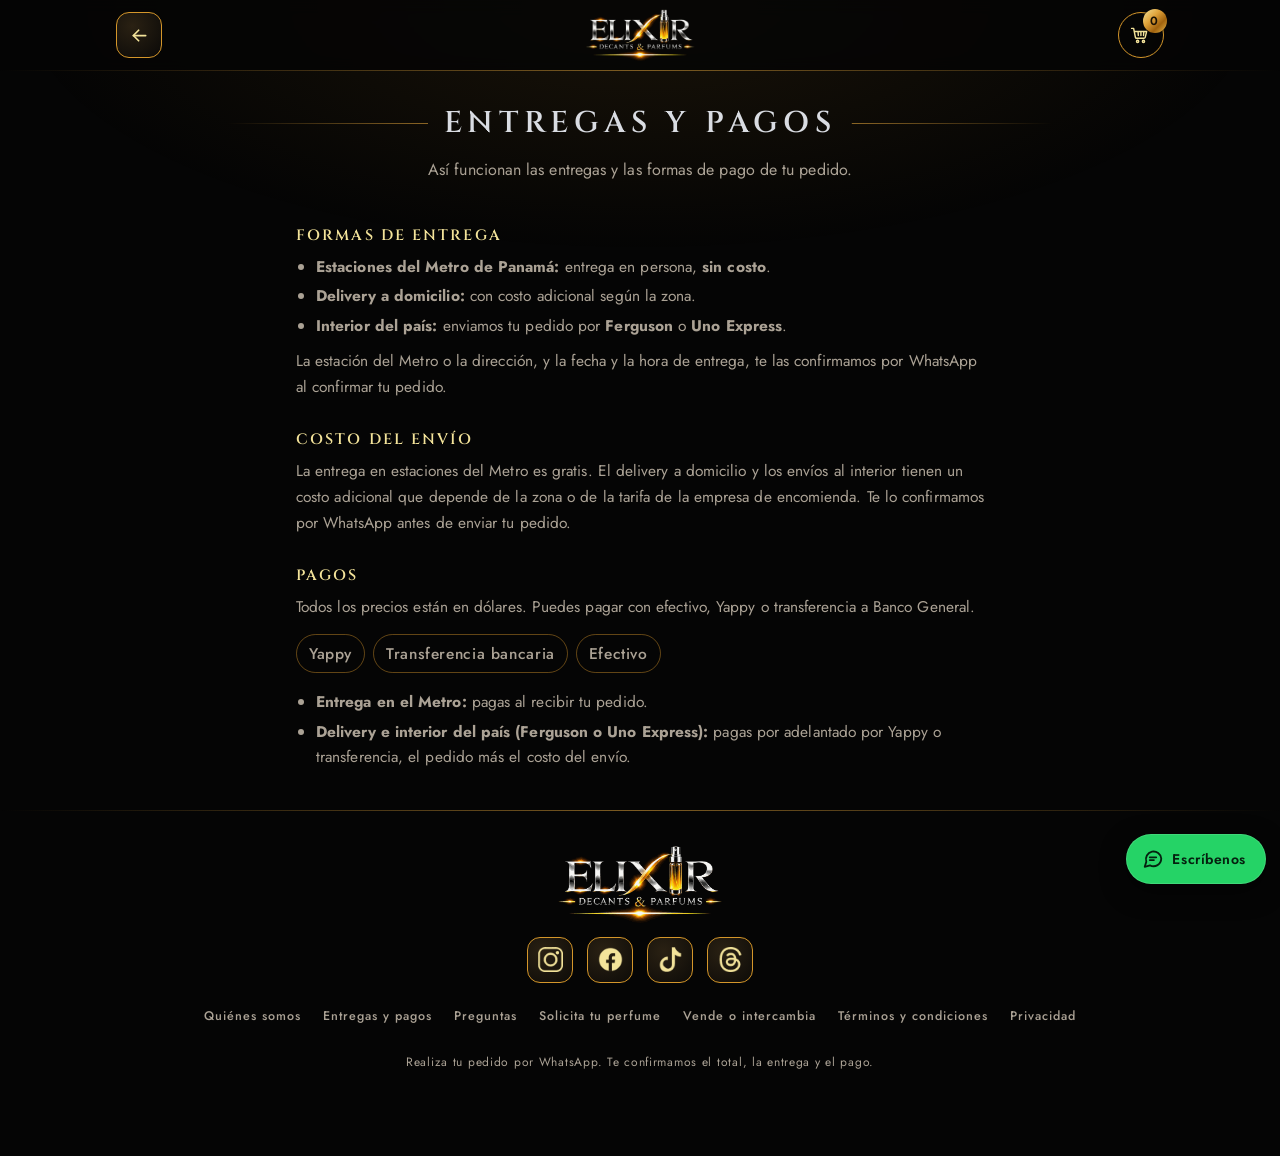
<file: entregas.html>
<!DOCTYPE html>
<html lang="es">
<head>
<meta charset="utf-8">
<meta name="viewport" content="width=device-width, initial-scale=1">
<title>Entregas y pagos · ELIXIR Decants &amp; Parfums</title>
<meta name="description" content="Entregas gratis en estaciones del Metro, delivery a domicilio y envíos al interior de Panamá y formas de pago de ELIXIR Decants &amp; Parfums.">
<link rel="canonical" href="https://elixirpty.github.io/entregas.html">
<meta name="robots" content="index,follow,max-image-preview:large">
<meta name="theme-color" content="#050505">
<meta property="og:type" content="website">
<meta property="og:locale" content="es_PA">
<meta property="og:site_name" content="ELIXIR Decants &amp; Parfums">
<meta property="og:title" content="Entregas y pagos · ELIXIR Decants &amp; Parfums">
<meta property="og:description" content="Entregas gratis en estaciones del Metro, delivery a domicilio y envíos al interior de Panamá y formas de pago de ELIXIR Decants &amp; Parfums.">
<meta property="og:url" content="https://elixirpty.github.io/entregas.html">
<meta property="og:image" content="https://elixirpty.github.io/img/og.jpg">
<meta name="twitter:card" content="summary">
<link rel="icon" type="image/png" href="img/favicon.png">
<link rel="apple-touch-icon" href="img/apple-touch-icon.png">
<link rel="preconnect" href="https://fonts.googleapis.com">
<link rel="preconnect" href="https://fonts.gstatic.com" crossorigin>
<link href="https://fonts.googleapis.com/css2?family=Cinzel:wght@500;600;700&family=Jost:wght@400;500;600&display=swap" rel="stylesheet">
<link rel="stylesheet" href="assets/app.css?v=14">
</head>
<body data-page="entregas">
<noscript><p style="padding:24px">Activa JavaScript para ver el catálogo y armar tu pedido. Páginas: <a href="index.html">Inicio</a> · <a href="catalogo.html">Catálogo</a> · <a href="promo.html">Promo</a> · <a href="quienes-somos.html">Quiénes somos</a> · <a href="entregas.html">Entregas y pagos</a> · <a href="preguntas-frecuentes.html">Preguntas</a></p></noscript>
<div id="page">
  <main id="main">
    <section class="wrap pagehead">
      <h1><span class="ttl">Entregas y pagos</span></h1>
      <p class="lead">Así funcionan las entregas y las formas de pago de tu pedido.</p>
    </section>
    <section class="wrap prose">
      <h2>Formas de entrega</h2>
      <ul>
        <li><strong>Estaciones del Metro de Panamá:</strong> entrega en persona, <strong>sin costo</strong>.</li>
        <li><strong>Delivery a domicilio:</strong> con costo adicional según la zona.</li>
        <li><strong>Interior del país:</strong> enviamos tu pedido por <strong>Ferguson</strong> o <strong>Uno Express</strong>.</li>
      </ul>
      <p>La estación del Metro o la dirección, y la fecha y la hora de entrega, te las confirmamos por WhatsApp al confirmar tu pedido.</p>
      <h2>Costo del envío</h2>
      <p>La entrega en estaciones del Metro es gratis. El delivery a domicilio y los envíos al interior tienen un costo adicional que depende de la zona o de la tarifa de la empresa de encomienda. Te lo confirmamos por WhatsApp antes de enviar tu pedido.</p>
      <h2>Pagos</h2>
      <p>Todos los precios están en dólares. Puedes pagar con efectivo, Yappy o transferencia a Banco General.</p>
      <ul class="pays"></ul>
      <ul>
        <li><strong>Entrega en el Metro:</strong> pagas al recibir tu pedido.</li>
        <li><strong>Delivery e interior del país (Ferguson o Uno Express):</strong> pagas por adelantado por Yappy o transferencia, el pedido más el costo del envío.</li>
      </ul>
    </section>
  </main>
</div>
<script src="data/catalogo.js?v=20261120030827"></script>
<script src="assets/app.js?v=28"></script>
</body>
</html>
</file>
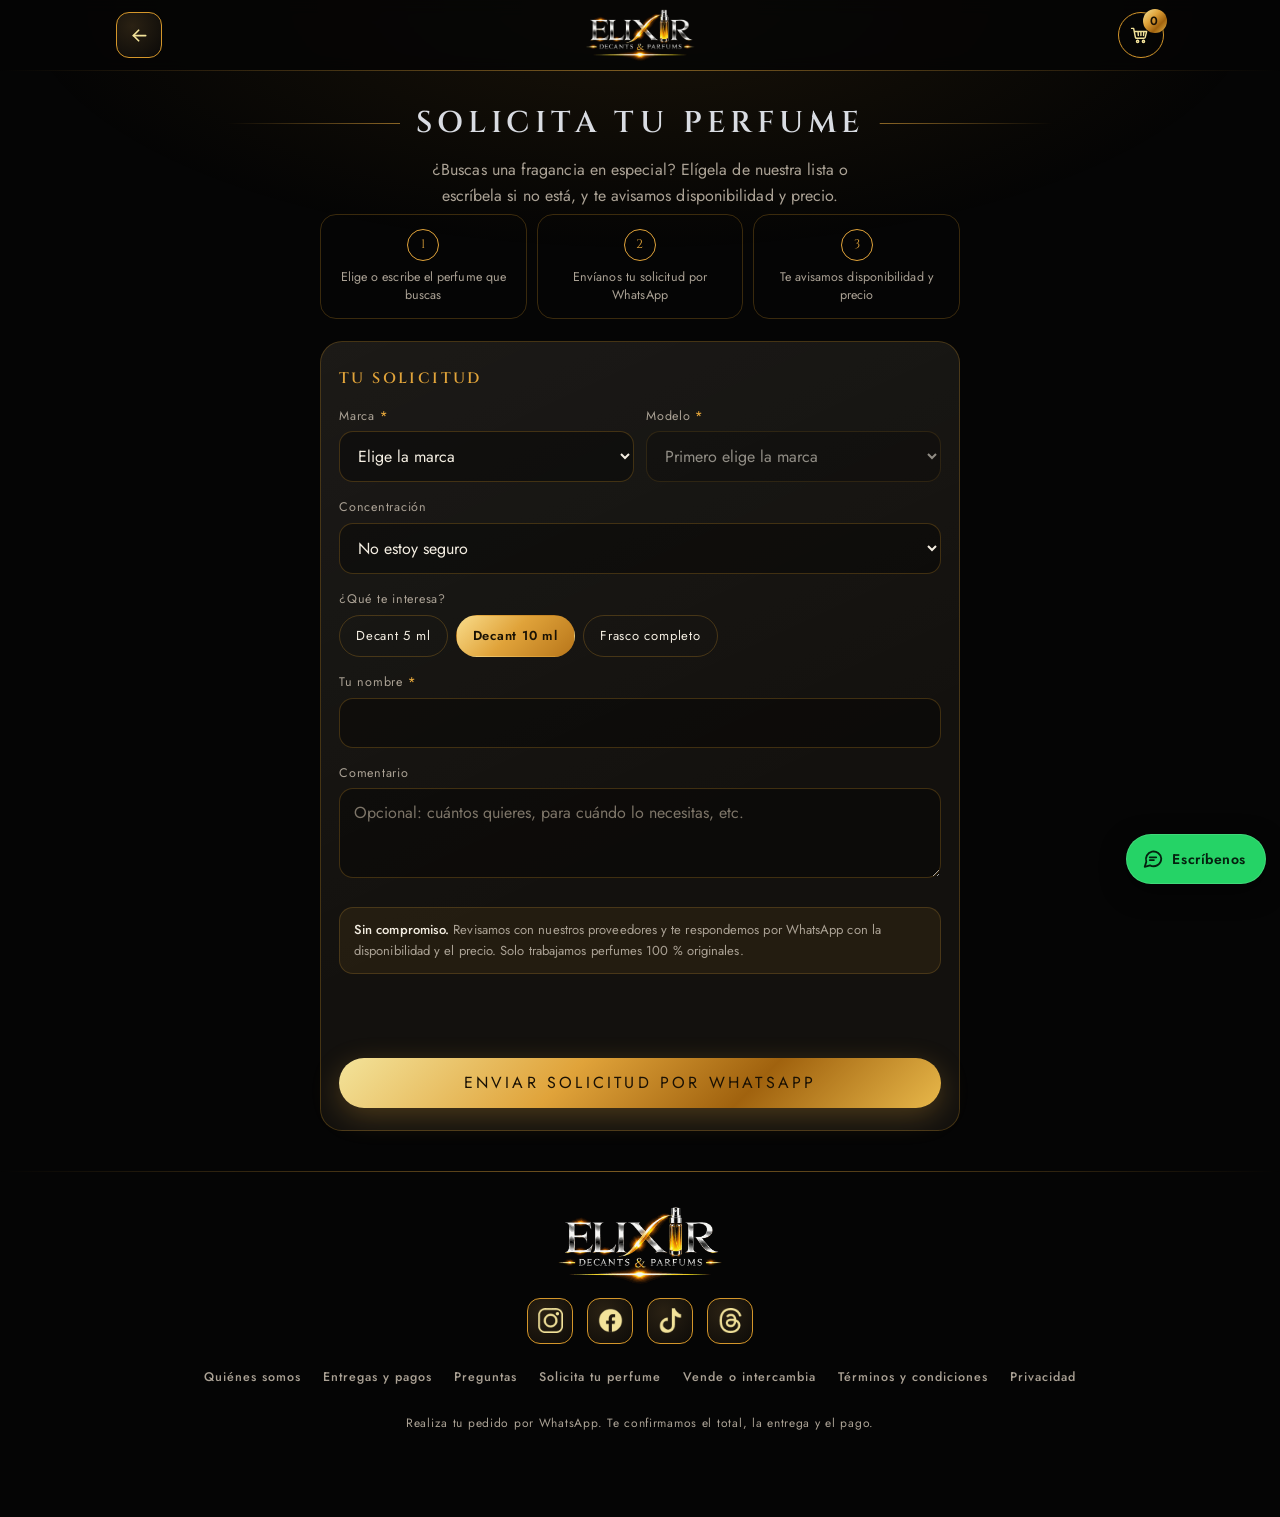
<file: pide-tu-perfume.html>
<!DOCTYPE html>
<html lang="es">
<head>
<meta charset="utf-8">
<meta name="viewport" content="width=device-width, initial-scale=1">
<title>Solicita tu perfume · ELIXIR Decants &amp; Parfums</title>
<meta name="description" content="¿No encuentras tu perfume en el catálogo de ELIXIR? Solicítalo y lo buscamos para ti. Perfumes 100 % originales en Panamá.">
<link rel="canonical" href="https://elixirpty.github.io/pide-tu-perfume.html">
<meta name="robots" content="index,follow,max-image-preview:large">
<meta name="theme-color" content="#050505">
<meta property="og:type" content="website">
<meta property="og:locale" content="es_PA">
<meta property="og:site_name" content="ELIXIR Decants &amp; Parfums">
<meta property="og:title" content="Solicita tu perfume · ELIXIR Decants &amp; Parfums">
<meta property="og:description" content="¿No encuentras tu perfume en el catálogo de ELIXIR? Solicítalo y lo buscamos para ti. Perfumes 100 % originales en Panamá.">
<meta property="og:url" content="https://elixirpty.github.io/pide-tu-perfume.html">
<meta property="og:image" content="https://elixirpty.github.io/img/og.jpg">
<meta name="twitter:card" content="summary">
<link rel="icon" type="image/png" href="img/favicon.png">
<link rel="apple-touch-icon" href="img/apple-touch-icon.png">
<link rel="preconnect" href="https://fonts.googleapis.com">
<link rel="preconnect" href="https://fonts.gstatic.com" crossorigin>
<link href="https://fonts.googleapis.com/css2?family=Cinzel:wght@500;600;700&family=Jost:wght@400;500;600&display=swap" rel="stylesheet">
<link rel="stylesheet" href="assets/app.css?v=14">
<style>
.xform{max-width:640px;margin:0 auto 40px;display:flex;flex-direction:column;gap:16px;background:linear-gradient(155deg,rgba(255,255,255,.05),rgba(255,255,255,.012) 62%),var(--surface,#100e0b);border:1px solid var(--line,rgba(212,150,42,.26));border-radius:22px;padding:22px 18px}
.xform h2{font-family:var(--display,Cinzel,serif);font-size:15px;letter-spacing:.16em;text-transform:uppercase;color:#e0a33a;margin:4px 0 0;font-weight:600}
.xf{display:flex;flex-direction:column;gap:6px}
.xf>span{font-size:12.5px;letter-spacing:.06em;color:var(--muted,#ab9f8c)}
.xf>span b{color:#e0a33a;font-weight:500}
.xf input,.xf select,.xf textarea{width:100%;box-sizing:border-box;background:rgba(0,0,0,.35);border:1px solid var(--line,rgba(212,150,42,.26));border-radius:14px;padding:12px 14px;min-height:48px;font:inherit;font-size:16px;color:var(--ink,#f4eee2)}
.xf textarea{min-height:90px;resize:vertical}
.xf input:focus,.xf select:focus,.xf textarea:focus{outline:none;border-color:#e0a33a;box-shadow:0 0 0 3px rgba(224,163,58,.18)}
.xg2{display:grid;grid-template-columns:1fr 1fr;gap:12px}
@media(max-width:520px){.xg2{grid-template-columns:1fr}}
.xchips{display:flex;flex-wrap:wrap;gap:8px}
.xchips label{position:relative}
.xchips input{position:absolute;opacity:0;pointer-events:none}
.xchips span{display:inline-flex;align-items:center;min-height:42px;padding:0 16px;border-radius:999px;border:1px solid var(--line,rgba(212,150,42,.26));font-size:13px;letter-spacing:.06em;color:var(--ink,#f4eee2);cursor:pointer}
.xchips input:checked+span{background:linear-gradient(135deg,#f9dc8a,#e0a33a 46%,#b8761a);color:#1a1204;border-color:transparent;font-weight:600}
.xchips input:focus-visible+span{outline:2px solid #e0a33a;outline-offset:2px}
.xnote{font-size:13px;line-height:1.55;color:var(--muted,#ab9f8c);background:rgba(224,163,58,.08);border:1px solid rgba(224,163,58,.2);border-radius:14px;padding:12px 14px}
.xnote b{color:var(--ink,#f4eee2);font-weight:500}
.xerr{color:#ff8d7b;font-size:13px;min-height:1em}
.xsend{align-self:stretch;justify-content:center;border:0;cursor:pointer;font:inherit}
.xsteps{max-width:640px;margin:0 auto 22px;display:grid;grid-template-columns:repeat(3,1fr);gap:10px;padding:0;list-style:none;counter-reset:s}
.xsteps li{counter-increment:s;text-align:center;font-size:12.5px;line-height:1.4;color:var(--muted,#ab9f8c);border:1px solid var(--line,rgba(212,150,42,.26));border-radius:16px;padding:14px 8px}
.xsteps li::before{content:counter(s);display:grid;place-items:center;width:30px;height:30px;margin:0 auto 8px;border-radius:50%;border:1px solid #e0a33a;color:#e0a33a;font-family:var(--display,Cinzel,serif)}
[hidden]{display:none!important}
.xthumbs{display:grid;grid-template-columns:repeat(5,1fr);gap:8px}
@media(max-width:420px){.xthumbs{grid-template-columns:repeat(3,1fr)}}
.xthumb{position:relative;aspect-ratio:1;border-radius:12px;overflow:hidden;border:1px solid var(--line,rgba(212,150,42,.26));background:rgba(0,0,0,.35)}
.xthumb img{width:100%;height:100%;object-fit:cover;display:block}
.xthumb button{position:absolute;top:4px;right:4px;width:28px;height:28px;border-radius:50%;border:0;background:rgba(0,0,0,.72);color:#fff;font-size:16px;line-height:28px;cursor:pointer;padding:0}
.xadd{display:flex;flex-direction:column;align-items:center;justify-content:center;gap:4px;aspect-ratio:1;border-radius:12px;border:1px dashed #e0a33a;color:#e0a33a;font:inherit;font-size:11px;letter-spacing:.06em;cursor:pointer;background:transparent;text-align:center;padding:4px}
.xadd b{font-size:24px;line-height:1;font-weight:400}
.xhelp{font-size:12px;color:var(--muted,#ab9f8c);margin:0}
.xstep2{text-align:center}
.xstep2 h2{text-align:center}
.xstep2 p{margin:0;color:var(--muted,#ab9f8c);font-size:14px;line-height:1.55}
.xstep2 p b{color:var(--ink,#f4eee2);font-weight:500}
.xlink{background:none;border:0;color:#e0a33a;text-decoration:underline;font:inherit;font-size:13px;cursor:pointer}
.xf select:disabled{opacity:.55}
</style>
</head>
<body data-page="sugerir">
<div id="page">
  <main id="main">
    <section class="wrap pagehead">
      <h1><span class="ttl">Solicita tu perfume</span></h1>
      <p class="lead">¿Buscas una fragancia en especial? Elígela de nuestra lista o escríbela si no está, y te avisamos disponibilidad y precio.</p>
    </section>
    <section class="wrap">
      <ol class="xsteps">
        <li>Elige o escribe el perfume que buscas</li>
        <li>Envíanos tu solicitud por WhatsApp</li>
        <li>Te avisamos disponibilidad y precio</li>
      </ol>
      <form class="xform" id="xf" novalidate>
        <h2>Tu solicitud</h2>
        <div class="xg2">
          <label class="xf"><span>Marca <b>*</b></span>
            <select name="marcaSel" id="x-marca"><option value="">Elige la marca</option></select>
          </label>
          <label class="xf"><span>Modelo <b>*</b></span>
            <select name="modeloSel" id="x-modelo" disabled><option value="">Primero elige la marca</option></select>
          </label>
        </div>
        <label class="xf" id="x-marca-otra" hidden><span>Escribe la marca <b>*</b></span><input name="marcaOtra" placeholder="Ej.: Chanel" autocomplete="off"></label>
        <label class="xf" id="x-modelo-otro" hidden><span>Escribe el modelo <b>*</b></span><input name="modeloOtro" placeholder="Ej.: Bleu de Chanel" autocomplete="off"></label>
        <label class="xf"><span>Concentración</span>
          <select name="conc" id="x-conc"><option value="">No estoy seguro</option><option>Eau de Parfum</option><option>Eau de Toilette</option><option>Parfum</option><option>Extrait</option><option>Elixir</option></select>
        </label>
        <div class="xf"><span>¿Qué te interesa?</span>
          <div class="xchips">
            <label><input type="radio" name="tam" value="Decant de 5 ml"><span>Decant 5 ml</span></label>
            <label><input type="radio" name="tam" value="Decant de 10 ml" checked><span>Decant 10 ml</span></label>
            <label><input type="radio" name="tam" value="Frasco completo"><span>Frasco completo</span></label>
          </div>
        </div>
        <label class="xf"><span>Tu nombre <b>*</b></span><input name="nombre" autocomplete="name"></label>
        <label class="xf"><span>Comentario</span><textarea name="coment" placeholder="Opcional: cuántos quieres, para cuándo lo necesitas, etc."></textarea></label>
        <p class="xnote"><b>Sin compromiso.</b> Revisamos con nuestros proveedores y te respondemos por WhatsApp con la disponibilidad y el precio. Solo trabajamos perfumes 100 % originales.</p>
        <p class="xerr" role="alert"></p>
        <button class="cta xsend" type="submit">Enviar solicitud por WhatsApp</button>
      </form>
      <div class="xform xstep2" id="x-step2" hidden>
        <h2>¡Solicitud lista!</h2>
        <p>Abrimos el chat de <b>ELIXIR Decants &amp; Parfums</b> con tu solicitud. Envíala y te responderemos con la disponibilidad y el precio.</p>
        <button class="cta xsend" type="button" id="x-again">Abrir el chat de nuevo</button>
        <button class="xlink" type="button" id="x-back">Corregir mis datos</button>
      </div>
    </section>
  </main>
</div>
<script src="data/catalogo.js?v=20261120030827"></script>
<script src="assets/app.js?v=28"></script>
<script>

(function(){
  var f = document.getElementById('xf'); if (!f) return;
  var OTRA = '__otra__', MAX = 5;
  var $ = function(id){ return document.getElementById(id); };
  var selM = $('x-marca'), selMo = $('x-modelo'), boxMO = $('x-marca-otra'), boxOO = $('x-modelo-otro');
  var perf = ((window.ELIXIR_CATALOGO || {}).perfumes || []);
  var porMarca = {};
  perf.forEach(function(p){ if (!p.marca || !p.modelo) return; (porMarca[p.marca] = porMarca[p.marca] || []).push(p); });
  var marcas = Object.keys(porMarca).sort(function(a, b){ return a.localeCompare(b, 'es'); });
  var opt = function(v, t){ var o = document.createElement('option'); o.value = v; o.textContent = t; return o; };
  marcas.forEach(function(m){ selM.appendChild(opt(m, m)); });
  selM.appendChild(opt(OTRA, 'Otra marca (escribirla)'));

  function llenarModelos(){
    var m = selM.value; selMo.innerHTML = '';
    boxMO.hidden = m !== OTRA;
    if (!m) { selMo.appendChild(opt('', 'Primero elige la marca')); selMo.disabled = true; boxOO.hidden = true; return; }
    selMo.disabled = false;
    if (m === OTRA) { selMo.appendChild(opt(OTRA, 'Otro modelo (escribirlo)')); selMo.value = OTRA; boxOO.hidden = false; return; }
    selMo.appendChild(opt('', 'Elige el modelo'));
    porMarca[m].slice().sort(function(a, b){ return a.modelo.localeCompare(b.modelo, 'es'); })
      .forEach(function(p){ selMo.appendChild(opt(p.id, p.modelo)); });
    selMo.appendChild(opt(OTRA, 'Otro modelo (escribirlo)'));
    boxOO.hidden = true;
  }
  selM.addEventListener('change', llenarModelos);
  selMo.addEventListener('change', function(){
    boxOO.hidden = selMo.value !== OTRA;
    var p = perf.filter(function(x){ return x.id === selMo.value; })[0];
    if (p) {
      var c = $('x-conc'), ok = [].some.call(c.options, function(o){ return o.value === p.conc; });
      if (ok) c.value = p.conc;
    }
  });

  var val = function(n){ var e = f.elements[n]; return e ? String(e.value || '').trim() : ''; };
  function marca(){ return selM.value === OTRA ? val('marcaOtra') : selM.value; }
  function modelo(){
    if (selMo.value === OTRA) return val('modeloOtro');
    var p = perf.filter(function(x){ return x.id === selMo.value; })[0]; return p ? p.modelo : '';
  }
  function mensaje(){
    return '¡Hola ELIXIR! Quiero solicitar un perfume.\n\n'
      + '* Nombre: ' + val('nombre') + '\n\n'
      + '* Marca: ' + marca() + '\n'
      + '* Modelo: ' + modelo() + '\n'
      + '* Tipo de Concentración: ' + (val('conc') || 'No estoy seguro') + '\n'
      + '* Me interesa: ' + (val('tam') || 'Decant de 10 ml')
      + (val('coment') ? '\n* Comentario: ' + val('coment') : '');
  }
  var wa = function(t){ return (typeof waUrl === 'function') ? waUrl(t) : 'https://wa.me/' + ((window.ELIXIR_CATALOGO || {}).whatsapp || '') + '?text=' + encodeURIComponent(t); };
  var abrirChat = function(){ window.open(wa(mensaje()), '_blank', 'noopener'); };

  f.addEventListener('submit', function(e){
    e.preventDefault();
    var falta = [];
    if (!marca()) falta.push('la marca');
    if (!modelo()) falta.push('el modelo');
    if (!val('nombre')) falta.push('tu nombre');
    var err = f.querySelector('.xerr');
    if (falta.length) { err.textContent = 'Falta: ' + falta.join(', ') + '.'; return; }
    err.textContent = '';
    abrirChat();
    f.hidden = true; $('x-step2').hidden = false; $('x-step2').scrollIntoView({ behavior:'smooth', block:'start' });
  });
  $('x-again').addEventListener('click', abrirChat);
  $('x-back').addEventListener('click', function(){ $('x-step2').hidden = true; f.hidden = false; f.scrollIntoView({ behavior:'smooth', block:'start' }); });
})();
</script>
</body>
</html>
</file>
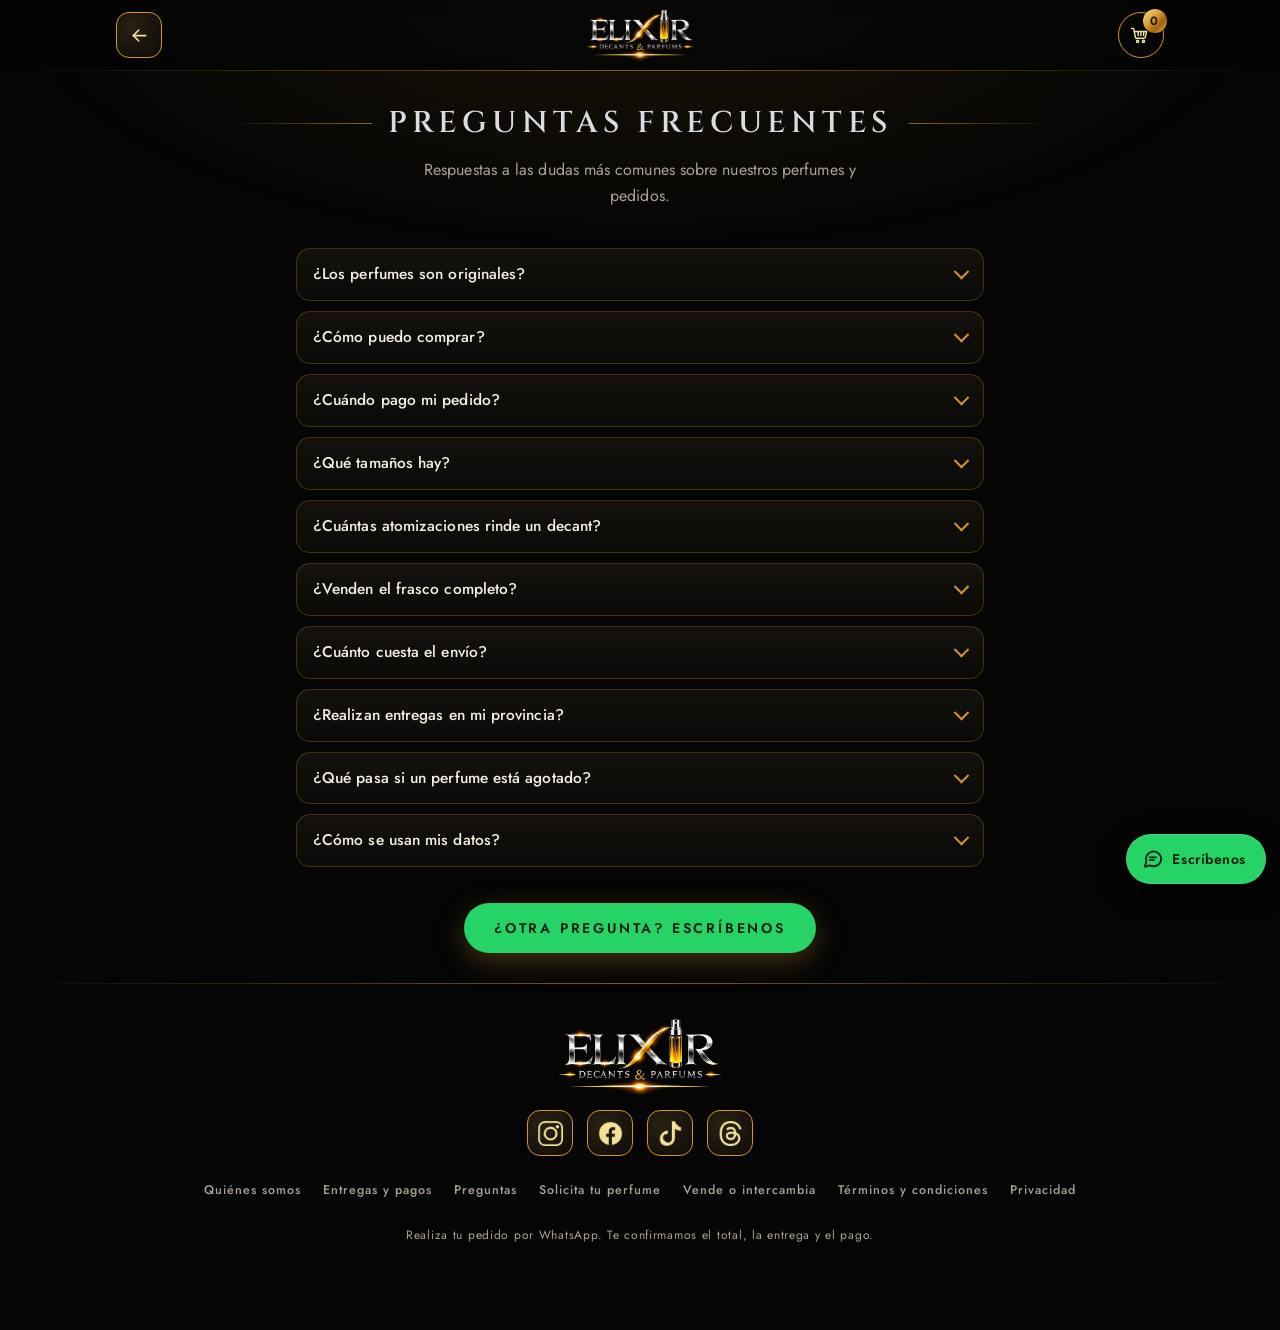
<file: preguntas-frecuentes.html>
<!DOCTYPE html>
<html lang="es">
<head>
<meta charset="utf-8">
<meta name="viewport" content="width=device-width, initial-scale=1">
<title>Preguntas frecuentes · ELIXIR Decants &amp; Parfums</title>
<meta name="description" content="Respuestas sobre originalidad, tamaños, frasco completo, entregas y datos en ELIXIR Decants &amp; Parfums.">
<link rel="canonical" href="https://elixirpty.github.io/preguntas-frecuentes.html">
<meta name="robots" content="index,follow,max-image-preview:large">
<meta name="theme-color" content="#050505">
<meta property="og:type" content="website">
<meta property="og:locale" content="es_PA">
<meta property="og:site_name" content="ELIXIR Decants &amp; Parfums">
<meta property="og:title" content="Preguntas frecuentes · ELIXIR Decants &amp; Parfums">
<meta property="og:description" content="Respuestas sobre originalidad, tamaños, frasco completo, entregas y datos en ELIXIR Decants &amp; Parfums.">
<meta property="og:url" content="https://elixirpty.github.io/preguntas-frecuentes.html">
<meta property="og:image" content="https://elixirpty.github.io/img/og.jpg">
<meta name="twitter:card" content="summary">
<link rel="icon" type="image/png" href="img/favicon.png">
<link rel="apple-touch-icon" href="img/apple-touch-icon.png">
<link rel="preconnect" href="https://fonts.googleapis.com">
<link rel="preconnect" href="https://fonts.gstatic.com" crossorigin>
<link href="https://fonts.googleapis.com/css2?family=Cinzel:wght@500;600;700&family=Jost:wght@400;500;600&display=swap" rel="stylesheet">
<link rel="stylesheet" href="assets/app.css?v=14">
</head>
<body data-page="faq">
<noscript><p style="padding:24px">Activa JavaScript para ver el catálogo y armar tu pedido. Páginas: <a href="index.html">Inicio</a> · <a href="catalogo.html">Catálogo</a> · <a href="promo.html">Promo</a> · <a href="quienes-somos.html">Quiénes somos</a> · <a href="entregas.html">Entregas y pagos</a> · <a href="preguntas-frecuentes.html">Preguntas</a></p></noscript>
<div id="page">
  <main id="main">
    <section class="wrap pagehead">
      <h1><span class="ttl">Preguntas frecuentes</span></h1>
      <p class="lead">Respuestas a las dudas más comunes sobre nuestros perfumes y pedidos.</p>
    </section>
<section class="wrap faq" id="faq">
      
      <div class="faq-list">
        <details><summary>¿Los perfumes son originales?</summary><div class="ans"><p>Sí. Todos nuestros perfumes son 100 % originales. Cada decant se prepara directamente de la botella original, sin mezclas ni diluciones, y se entrega en un frasco nuevo.</p></div></details>
        <details><summary>¿Cómo puedo comprar?</summary><div class="ans"><p>Elige tus perfumes y tamaños, revisa “Mi pedido”, completa tus datos y envíalo por WhatsApp. Por ese medio te confirmamos el total y la entrega. Si recibes en una estación del Metro pagas al recibir; si es delivery o envío al interior, pagas por adelantado.</p></div></details>
        <details><summary>¿Cuándo pago mi pedido?</summary><div class="ans"><p>Aceptamos efectivo, Yappy y transferencia a Banco General. Si recibes en una estación del Metro, pagas al recibir. Si es delivery a domicilio o envío al interior por Ferguson o Uno Express, pagas por adelantado (Yappy o transferencia) el pedido más el costo del envío.</p></div></details>
        <details><summary>¿Qué tamaños hay?</summary><div class="ans"><p>Ofrecemos decants de 5 ml y de 10 ml. Cada perfume muestra sus precios.</p></div></details>
        <details><summary>¿Cuántas atomizaciones rinde un decant?</summary><div class="ans"><p>Un decant de 5 ml rinde aproximadamente 98 atomizaciones y uno de 10 ml, aproximadamente 196. Es un estimado: puede variar según el perfume y la forma de rociar.</p></div></details>
        <details><summary>¿Venden el frasco completo?</summary><div class="ans"><p>Sí, por consulta. El precio del frasco completo varía según disponibilidad, por eso lo cotizamos por WhatsApp. Escríbenos con el perfume que te interesa.</p></div></details>
        <details data-promo><summary>¿Cómo funciona la Promo Elixir Pack?</summary><div class="ans" id="faq-promo"><p>Arma tu combo con los decants de 10 ml que prefieras, de cualquier categoría, y recibe Decants Sorpresa de 2 ml. La fragancia siempre la elige ELIXIR.</p></div></details>
        <details><summary>¿Cuánto cuesta el envío?</summary><div class="ans" id="faq-envio"><p>La entrega en estaciones del Metro de Panamá es gratis. El delivery a domicilio y los envíos al interior por Ferguson o Uno Express tienen un costo adicional según la zona; te lo confirmamos por WhatsApp antes de enviar tu pedido.</p></div></details>
        <details><summary>¿Realizan entregas en mi provincia?</summary><div class="ans"><p>Sí. En la ciudad entregamos en estaciones del Metro (gratis) o por delivery a domicilio, y al interior del país enviamos por Ferguson o Uno Express. Coordinamos la entrega contigo por WhatsApp.</p></div></details>
        <details><summary>¿Qué pasa si un perfume está agotado?</summary><div class="ans"><p>Se muestra con la cinta “Agotado” y no se puede agregar al pedido. Usa “Avísame cuando esté disponible” para dejarnos tu solicitud por WhatsApp.</p></div></details>
        <details><summary>¿Cómo se usan mis datos?</summary><div class="ans"><p>Los usamos únicamente para atender tu pedido. No vendemos tus datos. Consulta el detalle en el <a href="privacidad.html">aviso de privacidad</a>.</p></div></details>
      </div>
    </section>
    <section class="wrap prose"><div class="cta-row" style="justify-content:center">
        <a class="cta wa-cta" href="#" data-wa="Hola, tengo una pregunta sobre ELIXIR." target="_blank" rel="noopener noreferrer">¿Otra pregunta? Escríbenos</a>
    </div></section>
  </main>
</div>
<script src="data/catalogo.js?v=20261120030827"></script>
<script src="assets/app.js?v=28"></script>
</body>
</html>
</file>
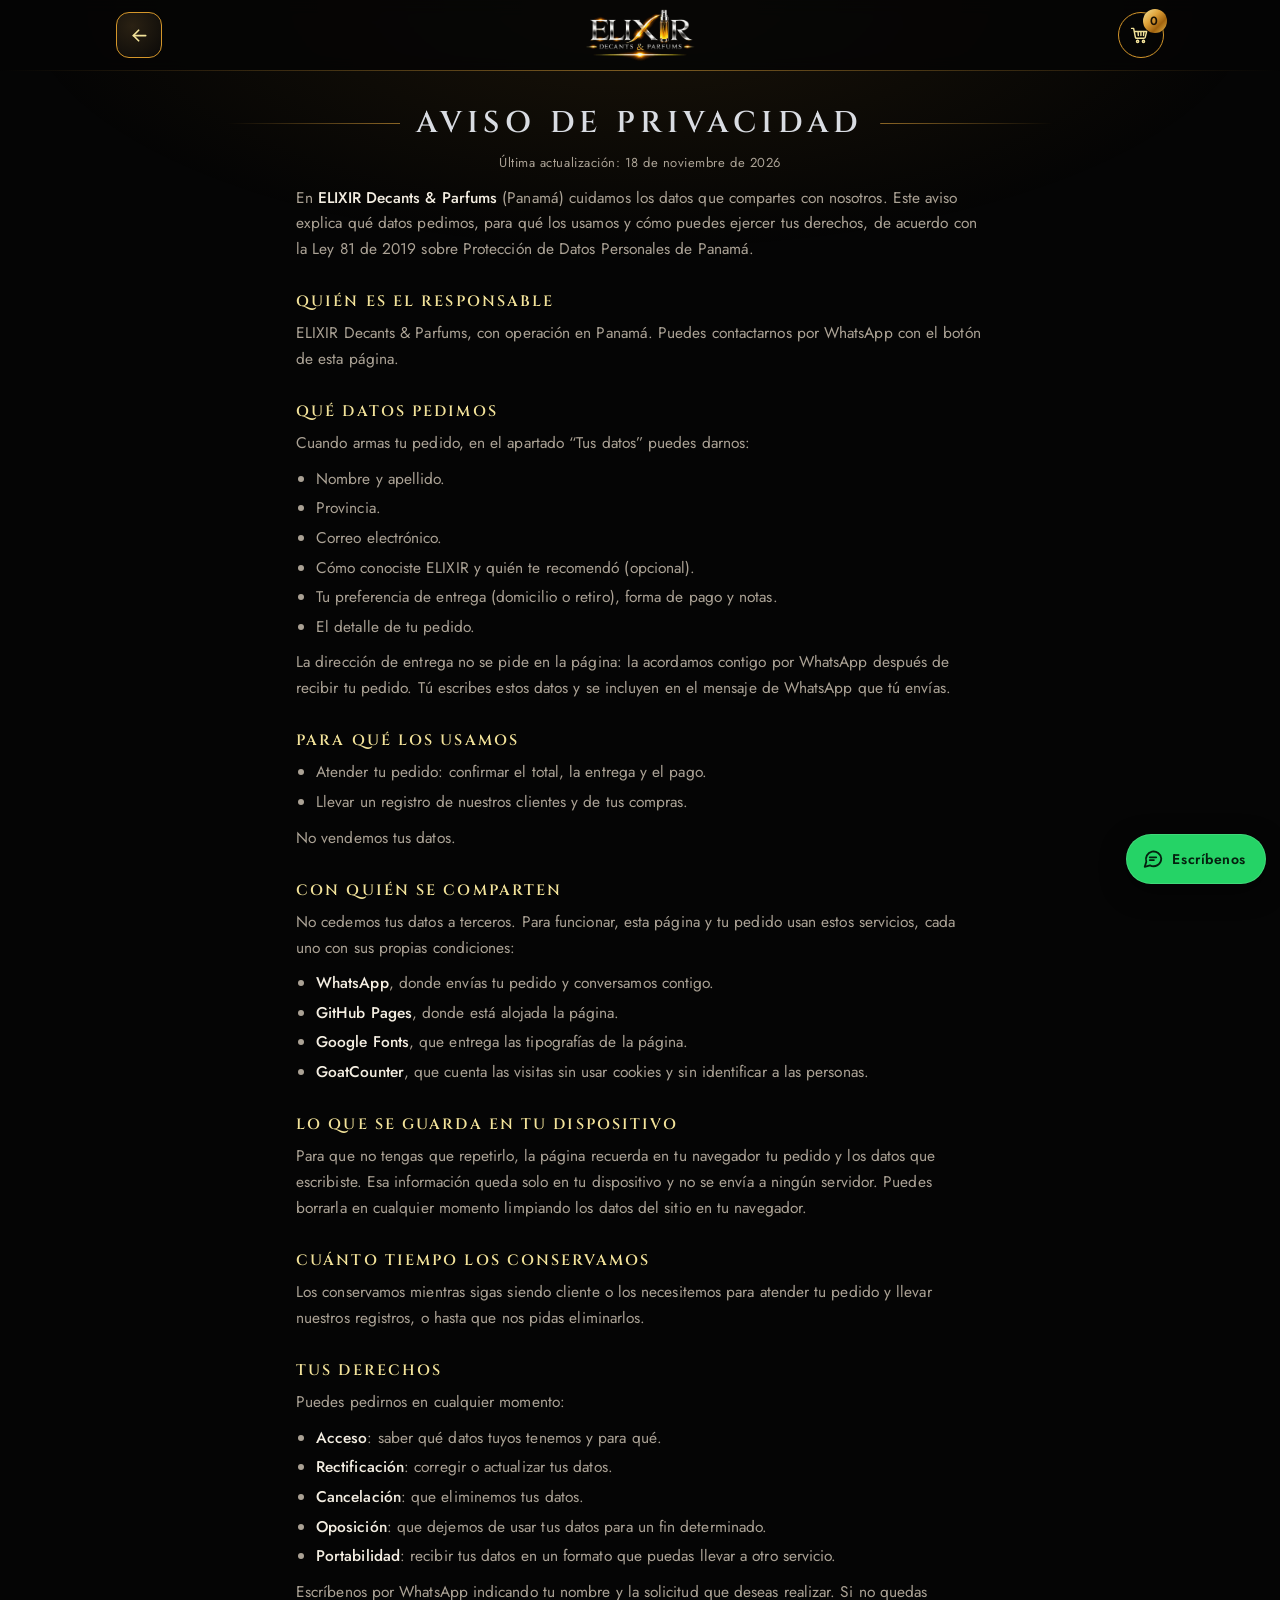
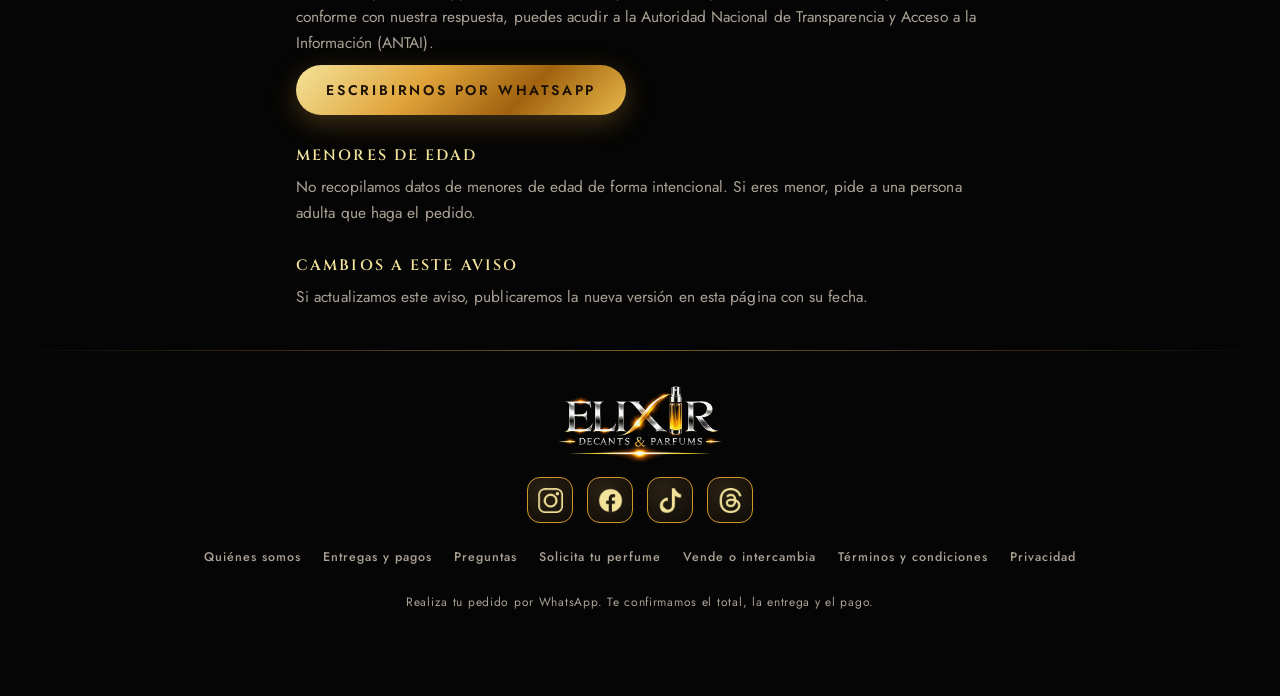
<file: privacidad.html>
<!DOCTYPE html>
<html lang="es">
<head>
<meta charset="utf-8">
<meta name="viewport" content="width=device-width, initial-scale=1">
<title>Aviso de privacidad · ELIXIR Decants &amp; Parfums</title>
<meta name="description" content="Cómo ELIXIR Decants &amp; Parfums usa y protege los datos que compartes al hacer tu pedido, y cómo ejercer tus derechos.">
<link rel="canonical" href="https://elixirpty.github.io/privacidad.html">
<meta name="robots" content="index,follow,max-image-preview:large">
<meta name="theme-color" content="#050505">
<meta property="og:type" content="website">
<meta property="og:locale" content="es_PA">
<meta property="og:site_name" content="ELIXIR Decants &amp; Parfums">
<meta property="og:title" content="Aviso de privacidad · ELIXIR Decants &amp; Parfums">
<meta property="og:description" content="Cómo ELIXIR Decants &amp; Parfums usa y protege los datos que compartes al hacer tu pedido, y cómo ejercer tus derechos.">
<meta property="og:url" content="https://elixirpty.github.io/privacidad.html">
<meta property="og:image" content="https://elixirpty.github.io/img/og.jpg">
<meta name="twitter:card" content="summary">
<link rel="icon" type="image/png" href="img/favicon.png">
<link rel="apple-touch-icon" href="img/apple-touch-icon.png">
<link rel="preconnect" href="https://fonts.googleapis.com">
<link rel="preconnect" href="https://fonts.gstatic.com" crossorigin>
<link href="https://fonts.googleapis.com/css2?family=Cinzel:wght@500;600;700&family=Jost:wght@400;500;600&display=swap" rel="stylesheet">
<link rel="stylesheet" href="assets/app.css?v=14">
</head>
<body data-page="privacidad">
<noscript><p style="padding:24px">Activa JavaScript para ver el catálogo y armar tu pedido. Páginas: <a href="index.html">Inicio</a> · <a href="catalogo.html">Catálogo</a> · <a href="promo.html">Promo</a> · <a href="quienes-somos.html">Quiénes somos</a> · <a href="entregas.html">Entregas y pagos</a> · <a href="preguntas-frecuentes.html">Preguntas</a></p></noscript>
<div id="page">
  <main id="main">
    <section class="wrap pagehead">
      <h1><span class="ttl">Aviso de privacidad</span></h1>
      <p class="upd">Última actualización: 18 de noviembre de 2026</p>
    </section>
    <section class="wrap prose">

  <p>En <b>ELIXIR Decants &amp; Parfums</b> (Panamá) cuidamos los datos que compartes con nosotros. Este aviso explica qué datos pedimos, para qué los usamos y cómo puedes ejercer tus derechos, de acuerdo con la Ley 81 de 2019 sobre Protección de Datos Personales de Panamá.</p>

  <h2>Quién es el responsable</h2>
  <p>ELIXIR Decants &amp; Parfums, con operación en Panamá. Puedes contactarnos por WhatsApp con el botón de esta página.</p>

  <h2>Qué datos pedimos</h2>
  <p>Cuando armas tu pedido, en el apartado “Tus datos” puedes darnos:</p>
  <ul>
    <li>Nombre y apellido.</li>
    <li>Provincia.</li>
    <li>Correo electrónico.</li>
    <li>Cómo conociste ELIXIR y quién te recomendó (opcional).</li>
    <li>Tu preferencia de entrega (domicilio o retiro), forma de pago y notas.</li>
    <li>El detalle de tu pedido.</li>
  </ul>
  <p>La dirección de entrega no se pide en la página: la acordamos contigo por WhatsApp después de recibir tu pedido. Tú escribes estos datos y se incluyen en el mensaje de WhatsApp que tú envías.</p>

  <h2>Para qué los usamos</h2>
  <ul>
    <li>Atender tu pedido: confirmar el total, la entrega y el pago.</li>
    <li>Llevar un registro de nuestros clientes y de tus compras.</li>
  </ul>
  <p>No vendemos tus datos.</p>

  <h2>Con quién se comparten</h2>
  <p>No cedemos tus datos a terceros. Para funcionar, esta página y tu pedido usan estos servicios, cada uno con sus propias condiciones:</p>
  <ul>
    <li><b>WhatsApp</b>, donde envías tu pedido y conversamos contigo.</li>
    <li><b>GitHub Pages</b>, donde está alojada la página.</li>
    <li><b>Google Fonts</b>, que entrega las tipografías de la página.</li>
    <li><b>GoatCounter</b>, que cuenta las visitas sin usar cookies y sin identificar a las personas.</li>
  </ul>

  <h2>Lo que se guarda en tu dispositivo</h2>
  <p>Para que no tengas que repetirlo, la página recuerda en tu navegador tu pedido y los datos que escribiste. Esa información queda solo en tu dispositivo y no se envía a ningún servidor. Puedes borrarla en cualquier momento limpiando los datos del sitio en tu navegador.</p>

  <h2>Cuánto tiempo los conservamos</h2>
  <p>Los conservamos mientras sigas siendo cliente o los necesitemos para atender tu pedido y llevar nuestros registros, o hasta que nos pidas eliminarlos.</p>

  <h2>Tus derechos</h2>
  <p>Puedes pedirnos en cualquier momento:</p>
  <ul>
    <li><b>Acceso</b>: saber qué datos tuyos tenemos y para qué.</li>
    <li><b>Rectificación</b>: corregir o actualizar tus datos.</li>
    <li><b>Cancelación</b>: que eliminemos tus datos.</li>
    <li><b>Oposición</b>: que dejemos de usar tus datos para un fin determinado.</li>
    <li><b>Portabilidad</b>: recibir tus datos en un formato que puedas llevar a otro servicio.</li>
  </ul>
  <p>Escríbenos por WhatsApp indicando tu nombre y la solicitud que deseas realizar. Si no quedas conforme con nuestra respuesta, puedes acudir a la Autoridad Nacional de Transparencia y Acceso a la Información (ANTAI).</p>
  <a class="cta" href="#" data-wa="Hola, tengo una consulta sobre mi privacidad y mis datos." target="_blank" rel="noopener noreferrer">Escribirnos por WhatsApp</a>

  <h2>Menores de edad</h2>
  <p>No recopilamos datos de menores de edad de forma intencional. Si eres menor, pide a una persona adulta que haga el pedido.</p>

  <h2>Cambios a este aviso</h2>
  <p>Si actualizamos este aviso, publicaremos la nueva versión en esta página con su fecha.</p>
    </section>
  </main>
</div>
<script src="data/catalogo.js?v=20261120030827"></script>
<script src="assets/app.js?v=28"></script>
</body>
</html>
</file>
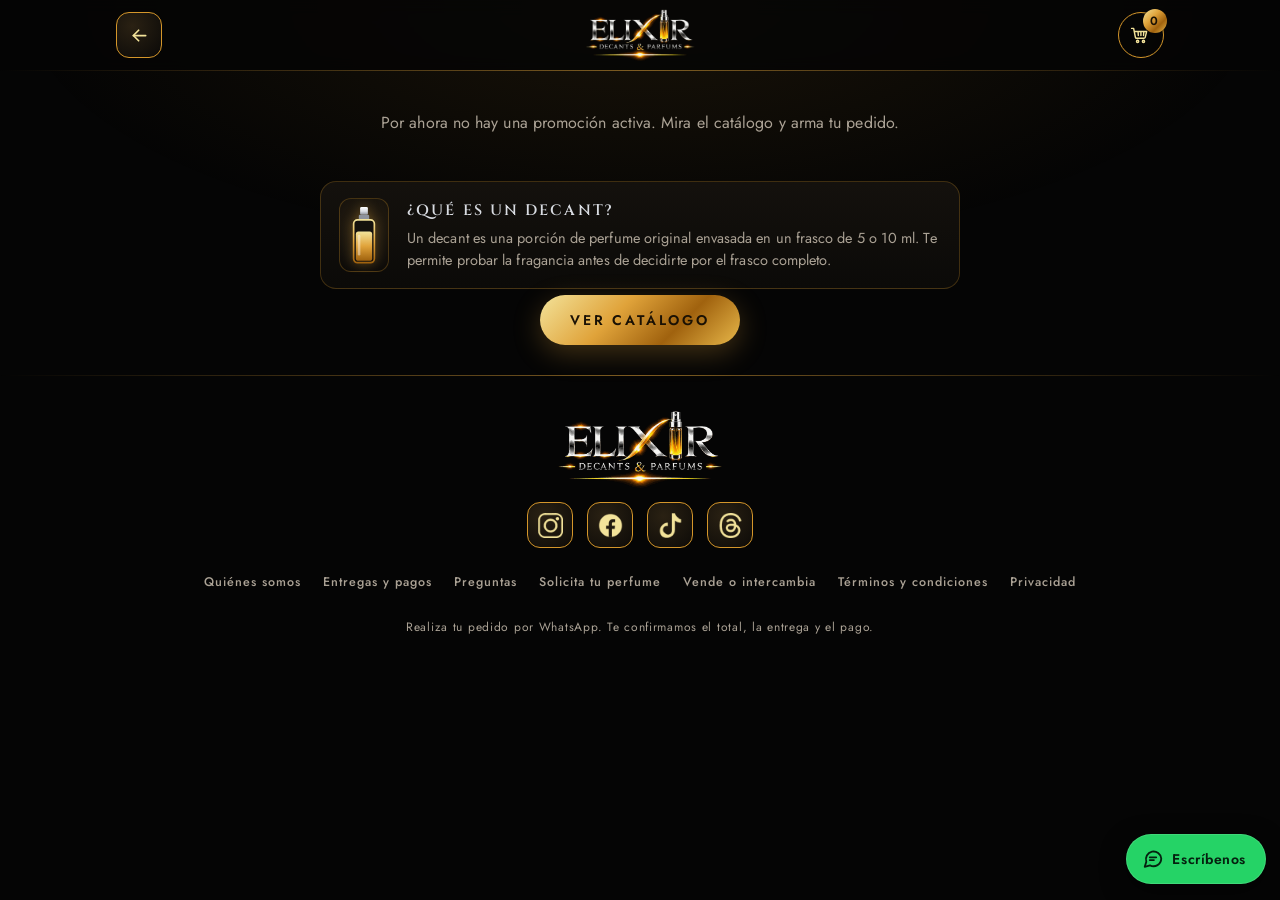
<file: promo.html>
<!DOCTYPE html>
<html lang="es">
<head>
<meta charset="utf-8">
<meta name="viewport" content="width=device-width, initial-scale=1">
<title>Promo Elixir Packs · ELIXIR Decants &amp; Parfums</title>
<meta name="description" content="Por ahora no hay una promoción activa. Mira el catálogo de decants de ELIXIR y arma tu pedido por WhatsApp.">
<link rel="canonical" href="https://elixirpty.github.io/promo.html">
<meta name="robots" content="noindex,follow">
<meta name="theme-color" content="#050505">
<meta property="og:type" content="website">
<meta property="og:locale" content="es_PA">
<meta property="og:site_name" content="ELIXIR Decants &amp; Parfums">
<meta property="og:title" content="Promo Elixir Packs · ELIXIR Decants &amp; Parfums">
<meta property="og:description" content="Por ahora no hay una promoción activa. Mira el catálogo de decants de ELIXIR y arma tu pedido por WhatsApp.">
<meta property="og:url" content="https://elixirpty.github.io/promo.html">
<meta property="og:image" content="https://elixirpty.github.io/img/og.jpg">
<meta name="twitter:card" content="summary">
<link rel="icon" type="image/png" href="img/favicon.png">
<link rel="apple-touch-icon" href="img/apple-touch-icon.png">
<link rel="preconnect" href="https://fonts.googleapis.com">
<link rel="preconnect" href="https://fonts.gstatic.com" crossorigin>
<link href="https://fonts.googleapis.com/css2?family=Cinzel:wght@500;600;700&family=Jost:wght@400;500;600&display=swap" rel="stylesheet">
<link rel="stylesheet" href="assets/app.css?v=14">
</head>
<body data-page="promo">
<noscript><p style="padding:24px">Activa JavaScript para ver el catálogo y armar tu pedido. Páginas: <a href="index.html">Inicio</a> · <a href="catalogo.html">Catálogo</a> · <a href="promo.html">Promo</a> · <a href="quienes-somos.html">Quiénes somos</a> · <a href="entregas.html">Entregas y pagos</a> · <a href="preguntas-frecuentes.html">Preguntas</a></p></noscript>
<div id="page">
  <main id="main">
<section class="wrap promo" id="promo" aria-labelledby="promo-title" hidden>
      <div class="poster">
        <svg class="bow" viewBox="0 0 150 150" aria-hidden="true" focusable="false">
  <defs>
    <linearGradient id="bwBand" gradientUnits="userSpaceOnUse" x1="35" y1="35" x2="56" y2="56"><stop offset="0" stop-color="#5E040D"/><stop offset=".2" stop-color="#B70D19"/><stop offset=".48" stop-color="#F23A44"/><stop offset=".62" stop-color="#D4121F"/><stop offset=".86" stop-color="#8E0A14"/><stop offset="1" stop-color="#4E040B"/></linearGradient>
    <linearGradient id="bwLp" gradientUnits="userSpaceOnUse" x1="0" y1="0" x2="72" y2="0"><stop offset="0" stop-color="#8A0913"/><stop offset=".25" stop-color="#D4121F"/><stop offset=".6" stop-color="#F8404A"/><stop offset="1" stop-color="#B80D19"/></linearGradient>
    <linearGradient id="bwIn" gradientUnits="userSpaceOnUse" x1="0" y1="0" x2="70" y2="0"><stop offset="0" stop-color="#3E0309"/><stop offset=".6" stop-color="#6E050E"/><stop offset="1" stop-color="#9A0A15"/></linearGradient>
    <linearGradient id="bwTail" x1="0" y1="0" x2="1" y2="0"><stop offset="0" stop-color="#8A0913"/><stop offset=".3" stop-color="#DC1726"/><stop offset=".55" stop-color="#FF525A"/><stop offset=".8" stop-color="#C20F1C"/><stop offset="1" stop-color="#7A0610"/></linearGradient>
    <linearGradient id="bwKnot" x1="0" y1="0" x2="1" y2="0"><stop offset="0" stop-color="#8A0913"/><stop offset=".3" stop-color="#E5192A"/><stop offset=".5" stop-color="#FF5A62"/><stop offset=".8" stop-color="#C20F1C"/><stop offset="1" stop-color="#7A0610"/></linearGradient>
    <filter id="bwB1" x="-30%" y="-30%" width="160%" height="160%"><feGaussianBlur stdDeviation=".6"/></filter>
    <filter id="bwB3" x="-40%" y="-40%" width="180%" height="180%"><feGaussianBlur stdDeviation="2.6"/></filter>
    <!-- lazada (derecha); la izquierda es su espejo -->
    <g id="bwLoop">
      <path d="M5 -2 C15 -34 62 -40 66 -14 C69 8 36 12 5 3 Z" fill="url(#bwIn)"/>
      <path d="M5 -2 C15 -34 62 -40 66 -14 C69 8 36 12 5 3 Z" fill="none" stroke="#2A0106" stroke-opacity=".5" stroke-width="15.5" stroke-linejoin="round" filter="url(#bwB1)" transform="translate(.8 1.6)"/>
      <path d="M5 -2 C15 -34 62 -40 66 -14 C69 8 36 12 5 3 Z" fill="none" stroke="url(#bwLp)" stroke-width="14" stroke-linejoin="round"/>
      <path d="M12 -12 C26 -30 54 -32 62 -20" fill="none" stroke="#fff" stroke-opacity=".7" stroke-width="2.6" stroke-linecap="round" filter="url(#bwB1)"/>
      <path d="M16 6 C34 11 58 7 66 -4" fill="none" stroke="#FF9AA0" stroke-opacity=".45" stroke-width="1.8" stroke-linecap="round" filter="url(#bwB1)"/>
      <path d="M12 -1 C30 -18 54 -21 60 -12" fill="none" stroke="#3E0309" stroke-opacity=".55" stroke-width="1.3" filter="url(#bwB1)"/>
    </g>
    <g id="bwTailR">
      <path d="M-7.5 2 L7.5 2 L8.5 52 L0 43 L-8.5 52 Z" fill="url(#bwTail)"/>
      <path d="M-3 8 L-3.4 40" stroke="#fff" stroke-opacity=".5" stroke-width="2" stroke-linecap="round" filter="url(#bwB1)"/>
      <path d="M3.4 8 L3.8 38" stroke="#3E0309" stroke-opacity=".45" stroke-width="2" stroke-linecap="round" filter="url(#bwB1)"/>
    </g>
  </defs>

  <!-- cinta diagonal -->
  <polygon points="0,74 74,0 108,0 0,108" fill="url(#bwBand)"/>
  <polygon points="0,74 74,0 78,0 0,78" fill="#fff" opacity=".24"/>

  <g transform="translate(51 42) rotate(-45) scale(.63)">
    <!-- sombra -->
    <g filter="url(#bwB3)" opacity=".3" transform="translate(-1 7)">
      <ellipse cx="38" cy="-12" rx="34" ry="16" fill="#000"/><ellipse cx="-38" cy="-12" rx="34" ry="16" fill="#000"/>
      <path d="M-26 8 L-30 56 L-6 56 L4 8 Z M26 8 L30 56 L6 56 L-4 8 Z" fill="#000"/>
    </g>
    <!-- colas -->
    <use href="#bwTailR" transform="rotate(24) translate(0 4)"/>
    <use href="#bwTailR" transform="scale(-1 1) rotate(24) translate(0 4)"/>
    <!-- lazadas -->
    <use href="#bwLoop"/>
    <use href="#bwLoop" transform="scale(-1 1)"/>
    <!-- nudo -->
    <path d="M-10.5 -11 C-3 -14 3 -14 10.5 -11 C13 -4 13 4 10.5 11 C3 14 -3 14 -10.5 11 C-13 4 -13 -4 -10.5 -11 Z" fill="url(#bwKnot)"/>
    <path d="M-6.5 -8 C-2 -10.5 3 -10.5 6.5 -8" stroke="#fff" stroke-opacity=".8" stroke-width="1.8" fill="none" stroke-linecap="round" filter="url(#bwB1)"/>
    <path d="M-8 -2 C-3 0 3 0 8 -2" stroke="#3E0309" stroke-opacity=".5" stroke-width="1.1" fill="none" stroke-linecap="round"/>
    <path d="M-8 4 C-3 6 3 6 8 4" stroke="#3E0309" stroke-opacity=".45" stroke-width="1.1" fill="none" stroke-linecap="round"/>
  </g>
</svg>
        <h1 id="promo-title"><span class="t1">Promo</span><span class="t2">Elixir Packs</span></h1>
        <div class="orn" aria-hidden="true"><i></i></div>
        <div class="seg" id="pk-tabs" role="tablist" aria-label="Categoría de la promo"></div>
        <p class="hint">Elige tu pack</p>
        <div class="eqs" id="packs" role="tabpanel"></div>
        <p class="pn"><b>La promo aplica únicamente a decants de 10 ml <svg class="gift" viewBox="0 0 24 24" aria-hidden="true" focusable="false"><defs><linearGradient id="gfG" x1="0" y1="0" x2="1" y2="1"><stop offset="0" stop-color="#F3E39A"/><stop offset=".5" stop-color="#E0A33A"/><stop offset="1" stop-color="#A0620E"/></linearGradient><linearGradient id="gfR" x1="0" y1="0" x2="1" y2="0"><stop offset="0" stop-color="#B80D19"/><stop offset=".5" stop-color="#FF4A52"/><stop offset="1" stop-color="#B80D19"/></linearGradient></defs><rect x="3" y="10" width="18" height="11.5" rx="1.6" fill="url(#gfG)"/><rect x="1.8" y="6.6" width="20.4" height="4.6" rx="1.3" fill="url(#gfG)"/><rect x="10.5" y="6.6" width="3" height="14.9" fill="url(#gfR)"/><path d="M12 6.6C9.2 6.8 6.2 5.6 6.4 3.6 6.7 1.8 10.3 2.2 12 6.6Z" fill="url(#gfR)"/><path d="M12 6.6C14.8 6.8 17.8 5.6 17.6 3.6 17.3 1.8 13.7 2.2 12 6.6Z" fill="url(#gfR)"/></svg></b>Combina los perfumes que quieras, árabes, de diseñador o ambos. El Decant Sorpresa, de 2 ml, siempre lo selecciona ELIXIR.</p>
      </div>
    </section>
    <section class="wrap" id="promo-none" hidden>
      <p class="empty-cat" style="text-align:center">Por ahora no hay una promoción activa. Mira el catálogo y arma tu pedido.</p>
    </section>
<section class="wrap decant" id="decant" aria-labelledby="dec-title">
      <div class="dec-card">
        <span class="dec-ic" aria-hidden="true"><svg class="ic" viewBox="0 0 20 44" width="26" height="57"><use href="#ic-dec"/></svg></span>
        <div class="dec-tx">
          <h2 id="dec-title">¿Qué es un decant?</h2>
          <p>Un decant es una porción de perfume original envasada en un frasco de 5 o 10 ml. Te permite probar la fragancia antes de decidirte por el frasco completo.</p>
        </div>
      </div>
    </section>
    <section class="wrap promo-cta"><a class="cta" href="catalogo.html">Ver catálogo</a></section>
  </main>
</div>
<script src="data/catalogo.js?v=20261120030827"></script>
<script src="assets/app.js?v=28"></script>
</body>
</html>
</file>
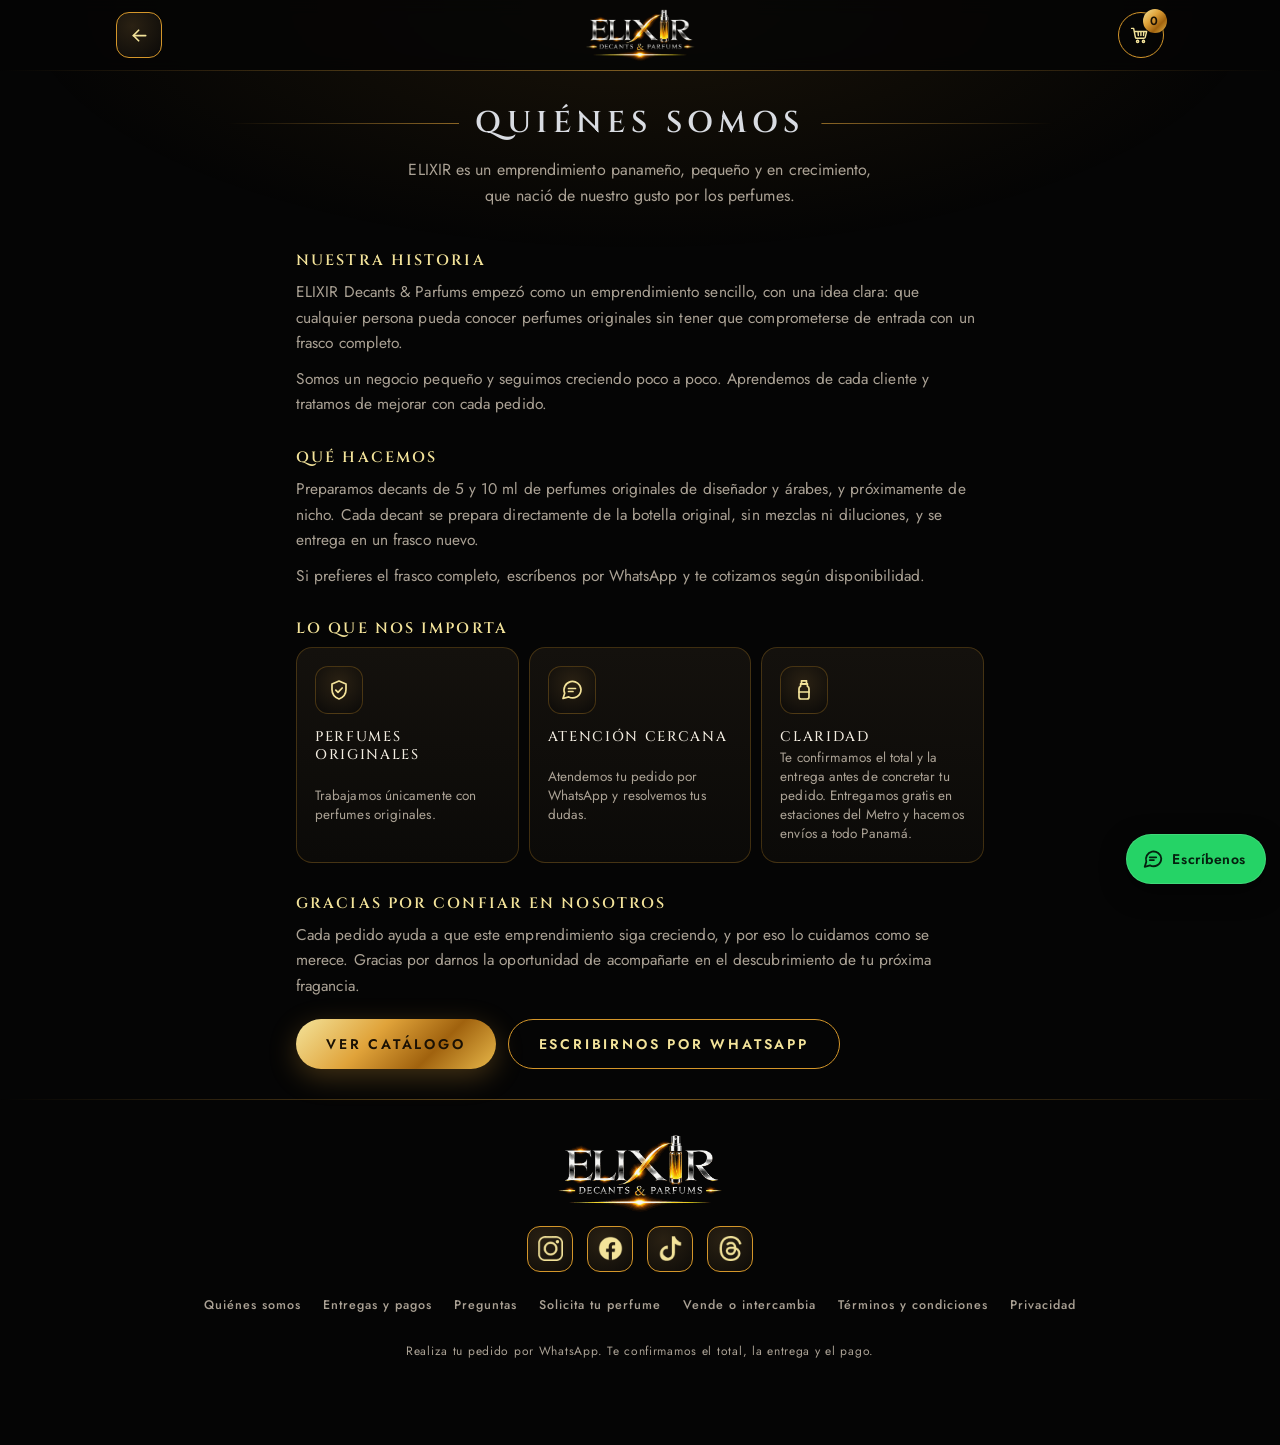
<file: quienes-somos.html>
<!DOCTYPE html>
<html lang="es">
<head>
<meta charset="utf-8">
<meta name="viewport" content="width=device-width, initial-scale=1">
<title>Quiénes somos · ELIXIR Decants &amp; Parfums</title>
<meta name="description" content="Conoce ELIXIR Decants &amp; Parfums, un emprendimiento panameño de decants y perfumes originales.">
<link rel="canonical" href="https://elixirpty.github.io/quienes-somos.html">
<meta name="robots" content="index,follow,max-image-preview:large">
<meta name="theme-color" content="#050505">
<meta property="og:type" content="website">
<meta property="og:locale" content="es_PA">
<meta property="og:site_name" content="ELIXIR Decants &amp; Parfums">
<meta property="og:title" content="Quiénes somos · ELIXIR Decants &amp; Parfums">
<meta property="og:description" content="Conoce ELIXIR Decants &amp; Parfums, un emprendimiento panameño de decants y perfumes originales.">
<meta property="og:url" content="https://elixirpty.github.io/quienes-somos.html">
<meta property="og:image" content="https://elixirpty.github.io/img/og.jpg">
<meta name="twitter:card" content="summary">
<link rel="icon" type="image/png" href="img/favicon.png">
<link rel="apple-touch-icon" href="img/apple-touch-icon.png">
<link rel="preconnect" href="https://fonts.googleapis.com">
<link rel="preconnect" href="https://fonts.gstatic.com" crossorigin>
<link href="https://fonts.googleapis.com/css2?family=Cinzel:wght@500;600;700&family=Jost:wght@400;500;600&display=swap" rel="stylesheet">
<link rel="stylesheet" href="assets/app.css?v=14">
</head>
<body data-page="quienes">
<noscript><p style="padding:24px">Activa JavaScript para ver el catálogo y armar tu pedido. Páginas: <a href="index.html">Inicio</a> · <a href="catalogo.html">Catálogo</a> · <a href="promo.html">Promo</a> · <a href="quienes-somos.html">Quiénes somos</a> · <a href="entregas.html">Entregas y pagos</a> · <a href="preguntas-frecuentes.html">Preguntas</a></p></noscript>
<div id="page">
  <main id="main">
    <section class="wrap pagehead">
      <h1><span class="ttl">Quiénes somos</span></h1>
      <p class="lead">ELIXIR es un emprendimiento panameño, pequeño y en crecimiento, que nació de nuestro gusto por los perfumes.</p>
    </section>
    <section class="wrap prose">
      <h2>Nuestra historia</h2>
      <p>ELIXIR Decants &amp; Parfums empezó como un emprendimiento sencillo, con una idea clara: que cualquier persona pueda conocer perfumes originales sin tener que comprometerse de entrada con un frasco completo.</p>
      <p>Somos un negocio pequeño y seguimos creciendo poco a poco. Aprendemos de cada cliente y tratamos de mejorar con cada pedido.</p>
      <h2>Qué hacemos</h2>
      <p>Preparamos decants de 5 y 10 ml de perfumes originales de diseñador y árabes, y próximamente de nicho. Cada decant se prepara directamente de la botella original, sin mezclas ni diluciones, y se entrega en un frasco nuevo.</p>
      <p>Si prefieres el frasco completo, escríbenos por WhatsApp y te cotizamos según disponibilidad.</p>
      <h2>Lo que nos importa</h2>
      <div class="tiles">
      <div class="tile static">
        <span class="tile-ic" aria-hidden="true"><svg viewBox="0 0 24 24" fill="none" stroke="currentColor" stroke-width="1.7" stroke-linecap="round" stroke-linejoin="round"><path d="M12 3l7 3v5.5c0 4.4-2.9 7.9-7 9.5-4.1-1.6-7-5.1-7-9.5V6z"/><path d="M8.8 12.2l2.2 2.2 4.2-4.4"/></svg></span>
        <span class="tile-tx"><b>Perfumes originales</b><small>Trabajamos únicamente con perfumes originales.</small></span>
      </div>
      <div class="tile static">
        <span class="tile-ic" aria-hidden="true"><svg viewBox="0 0 24 24" fill="none" stroke="currentColor" stroke-width="1.7" stroke-linecap="round" stroke-linejoin="round"><path d="M21 11.5a8.4 8.4 0 0 1-12.3 7.4L3 20.5l1.7-5.2A8.5 8.5 0 1 1 21 11.5z"/><path d="M8.5 10.5h7M8.5 13.5h4.5"/></svg></span>
        <span class="tile-tx"><b>Atención cercana</b><small>Atendemos tu pedido por WhatsApp y resolvemos tus dudas.</small></span>
      </div>
      <div class="tile static">
        <span class="tile-ic" aria-hidden="true"><svg viewBox="0 0 24 24" fill="none" stroke="currentColor" stroke-width="1.7" stroke-linecap="round" stroke-linejoin="round"><path d="M9.5 2.8h5v3h-5z"/><path d="M8.6 5.8h6.8v2.4c1 .5 1.6 1.5 1.6 2.6V19a2 2 0 0 1-2 2h-6a2 2 0 0 1-2-2v-8.2c0-1.1.6-2.1 1.6-2.6z"/><path d="M7 14h10"/></svg></span>
        <span class="tile-tx"><b>Claridad</b><small>Te confirmamos el total y la entrega antes de concretar tu pedido. Entregamos gratis en estaciones del Metro y hacemos envíos a todo Panamá.</small></span>
      </div>
      </div>
      <h2>Gracias por confiar en nosotros</h2>
      <p>Cada pedido ayuda a que este emprendimiento siga creciendo, y por eso lo cuidamos como se merece. Gracias por darnos la oportunidad de acompañarte en el descubrimiento de tu próxima fragancia.</p>
      <div class="cta-row">
        <a class="cta" href="catalogo.html">Ver catálogo</a>
        <a class="cta ghost-cta" href="#" data-wa="Hola, tengo una consulta sobre ELIXIR." target="_blank" rel="noopener noreferrer">Escribirnos por WhatsApp</a>
      </div>
    </section>
  </main>
</div>
<script src="data/catalogo.js?v=20261120030827"></script>
<script src="assets/app.js?v=28"></script>
</body>
</html>
</file>
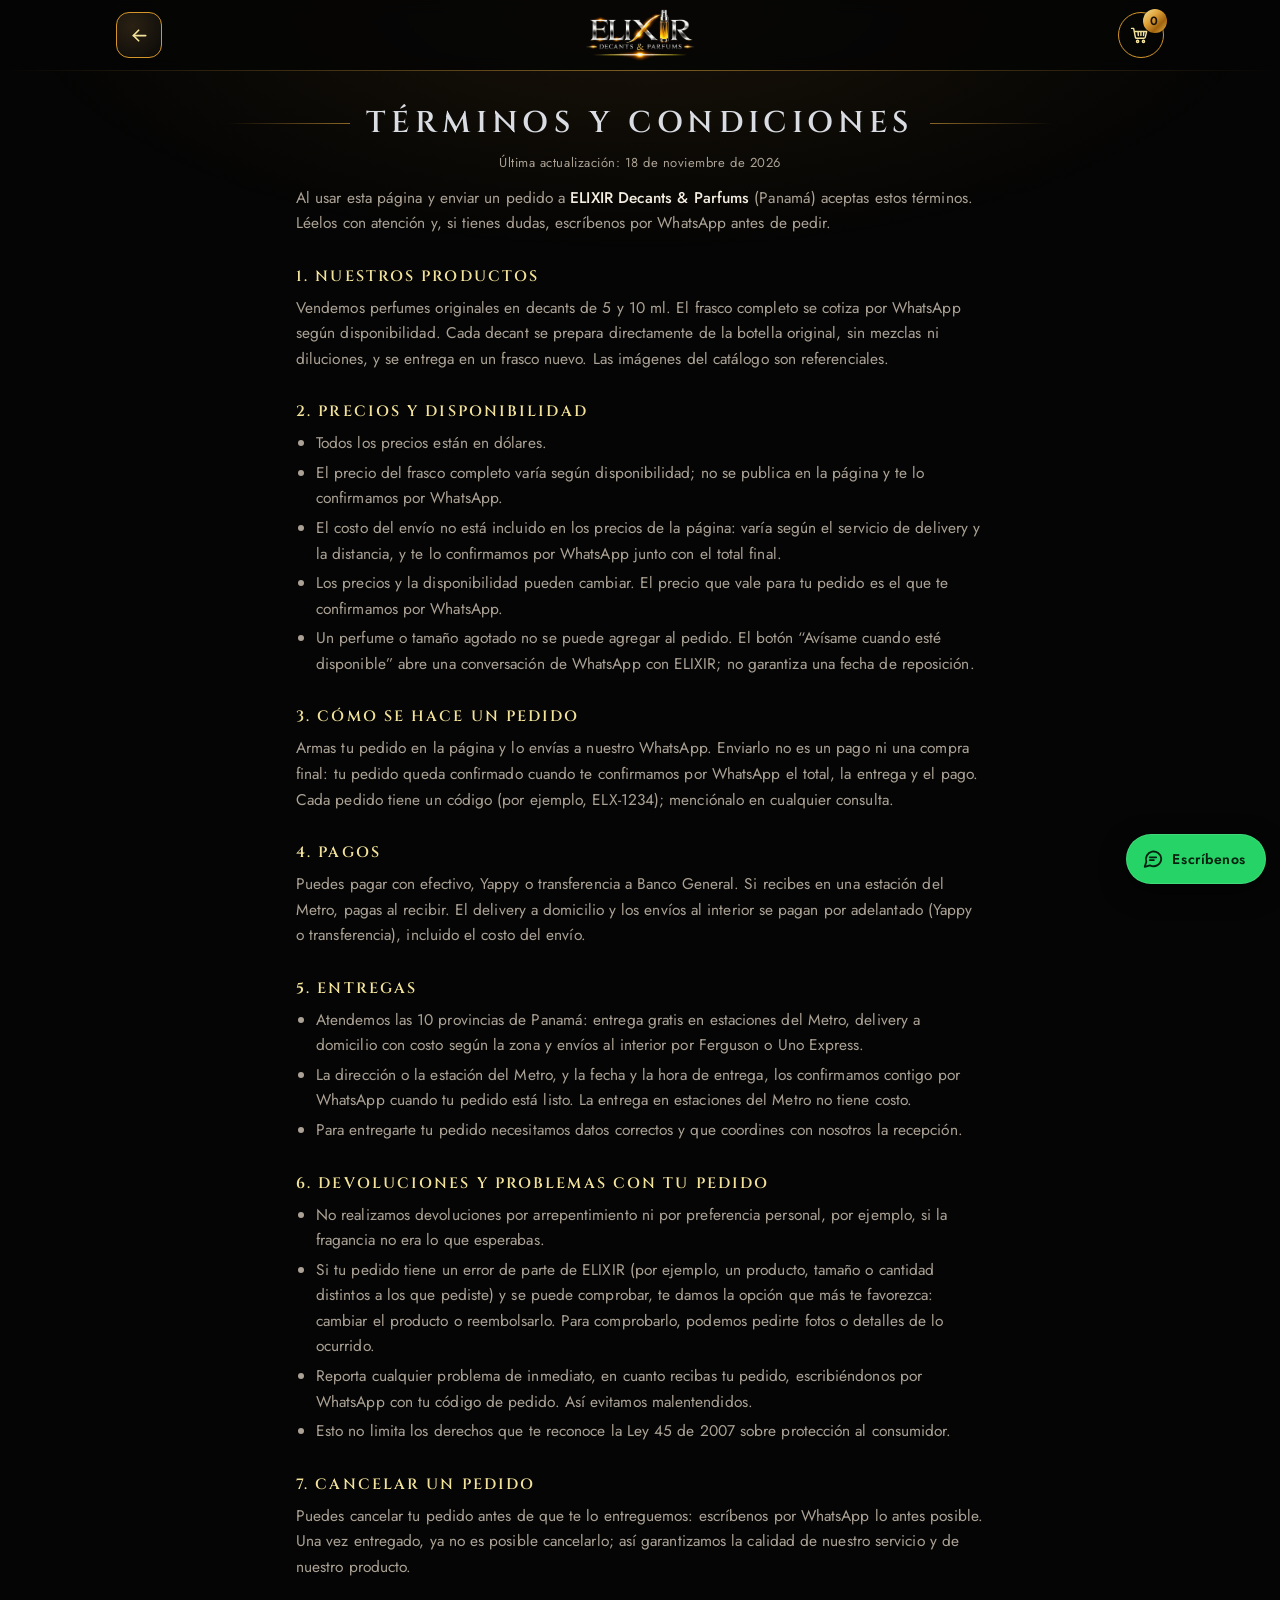
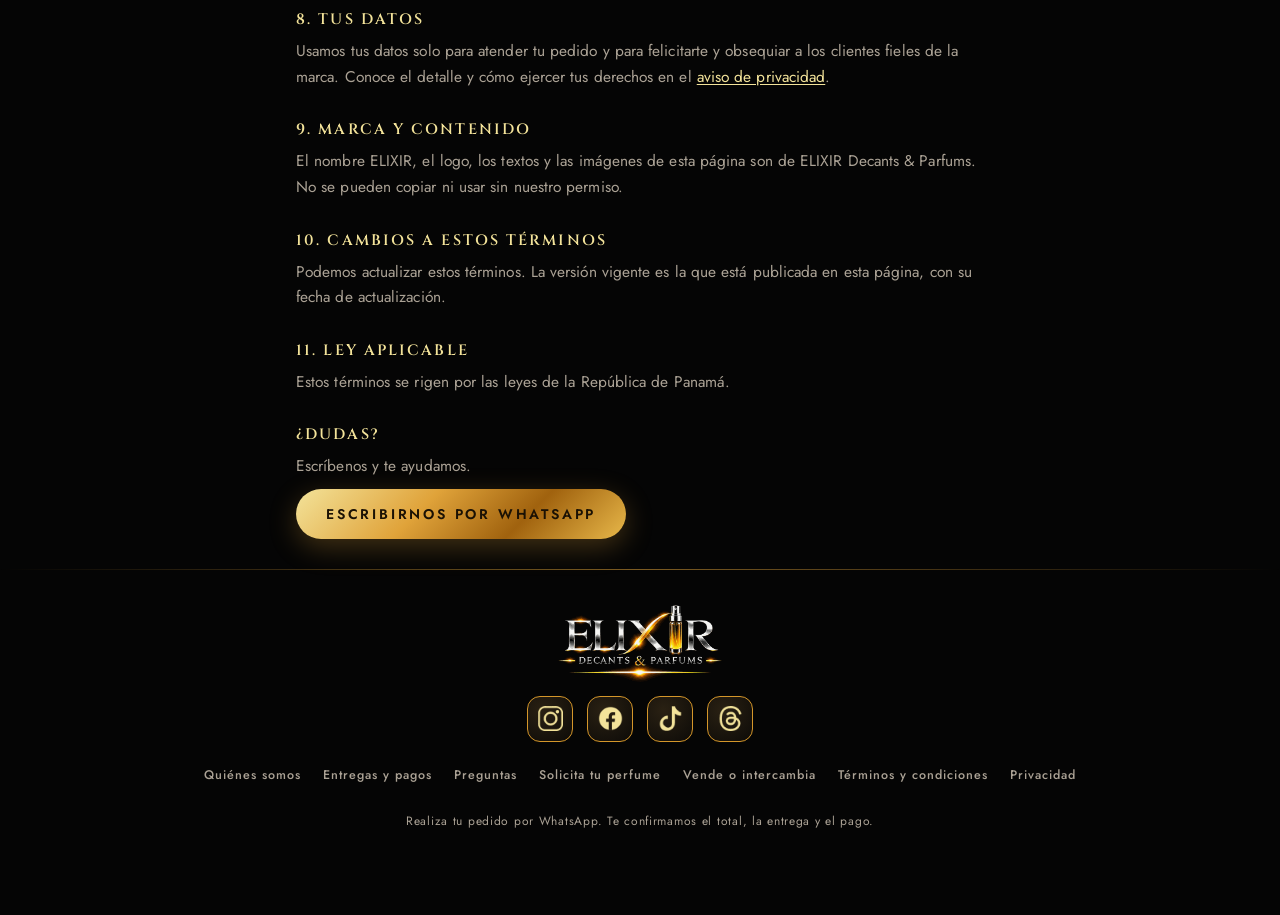
<file: terminos.html>
<!DOCTYPE html>
<html lang="es">
<head>
<meta charset="utf-8">
<meta name="viewport" content="width=device-width, initial-scale=1">
<title>Términos y condiciones · ELIXIR Decants &amp; Parfums</title>
<meta name="description" content="Términos y condiciones de ELIXIR Decants &amp; Parfums: pedidos, precios, pagos, entregas, devoluciones y más.">
<link rel="canonical" href="https://elixirpty.github.io/terminos.html">
<meta name="robots" content="index,follow,max-image-preview:large">
<meta name="theme-color" content="#050505">
<meta property="og:type" content="website">
<meta property="og:locale" content="es_PA">
<meta property="og:site_name" content="ELIXIR Decants &amp; Parfums">
<meta property="og:title" content="Términos y condiciones · ELIXIR Decants &amp; Parfums">
<meta property="og:description" content="Términos y condiciones de ELIXIR Decants &amp; Parfums: pedidos, precios, pagos, entregas, devoluciones y más.">
<meta property="og:url" content="https://elixirpty.github.io/terminos.html">
<meta property="og:image" content="https://elixirpty.github.io/img/og.jpg">
<meta name="twitter:card" content="summary">
<link rel="icon" type="image/png" href="img/favicon.png">
<link rel="apple-touch-icon" href="img/apple-touch-icon.png">
<link rel="preconnect" href="https://fonts.googleapis.com">
<link rel="preconnect" href="https://fonts.gstatic.com" crossorigin>
<link href="https://fonts.googleapis.com/css2?family=Cinzel:wght@500;600;700&family=Jost:wght@400;500;600&display=swap" rel="stylesheet">
<link rel="stylesheet" href="assets/app.css?v=14">
</head>
<body data-page="terminos">
<noscript><p style="padding:24px">Activa JavaScript para ver el catálogo y armar tu pedido. Páginas: <a href="index.html">Inicio</a> · <a href="catalogo.html">Catálogo</a> · <a href="promo.html">Promo</a> · <a href="quienes-somos.html">Quiénes somos</a> · <a href="entregas.html">Entregas y pagos</a> · <a href="preguntas-frecuentes.html">Preguntas</a></p></noscript>
<div id="page">
  <main id="main">
    <section class="wrap pagehead">
      <h1><span class="ttl">Términos y condiciones</span></h1>
      <p class="upd">Última actualización: 18 de noviembre de 2026</p>
    </section>
    <section class="wrap prose">

  <p>Al usar esta página y enviar un pedido a <b>ELIXIR Decants &amp; Parfums</b> (Panamá) aceptas estos términos. Léelos con atención y, si tienes dudas, escríbenos por WhatsApp antes de pedir.</p>

  <h2>1. Nuestros productos</h2>
  <p>Vendemos perfumes originales en decants de 5 y 10 ml. El frasco completo se cotiza por WhatsApp según disponibilidad. Cada decant se prepara directamente de la botella original, sin mezclas ni diluciones, y se entrega en un frasco nuevo. Las imágenes del catálogo son referenciales.</p>

  <h2>2. Precios y disponibilidad</h2>
  <ul>
    <li>Todos los precios están en dólares.</li>
    <li>El precio del frasco completo varía según disponibilidad; no se publica en la página y te lo confirmamos por WhatsApp.</li>
    <li>El costo del envío no está incluido en los precios de la página: varía según el servicio de delivery y la distancia, y te lo confirmamos por WhatsApp junto con el total final.</li>
    <li>Los precios y la disponibilidad pueden cambiar. El precio que vale para tu pedido es el que te confirmamos por WhatsApp.</li>
    <li>Un perfume o tamaño agotado no se puede agregar al pedido. El botón “Avísame cuando esté disponible” abre una conversación de WhatsApp con ELIXIR; no garantiza una fecha de reposición.</li>
  </ul>

  <h2>3. Cómo se hace un pedido</h2>
  <p>Armas tu pedido en la página y lo envías a nuestro WhatsApp. Enviarlo no es un pago ni una compra final: tu pedido queda confirmado cuando te confirmamos por WhatsApp el total, la entrega y el pago. Cada pedido tiene un código (por ejemplo, ELX-1234); menciónalo en cualquier consulta.</p>

  <h2>4. Pagos</h2>
  <p>Puedes pagar con efectivo, Yappy o transferencia a Banco General. Si recibes en una estación del Metro, pagas al recibir. El delivery a domicilio y los envíos al interior se pagan por adelantado (Yappy o transferencia), incluido el costo del envío.</p>

  <h2>5. Entregas</h2>
  <ul>
    <li>Atendemos las 10 provincias de Panamá: entrega gratis en estaciones del Metro, delivery a domicilio con costo según la zona y envíos al interior por Ferguson o Uno Express.</li>
    <li>La dirección o la estación del Metro, y la fecha y la hora de entrega, los confirmamos contigo por WhatsApp cuando tu pedido está listo. La entrega en estaciones del Metro no tiene costo.</li>
    <li>Para entregarte tu pedido necesitamos datos correctos y que coordines con nosotros la recepción.</li>
  </ul>

  <div data-promo>
  <h2>6. Promo Elixir Pack</h2>
  <ul>
    <li>La promo es solo para decants de 10 ml. Puedes armar tu combo con los perfumes que prefieras, de cualquier categoría (por ejemplo, Árabes y Diseñadores en un mismo pedido).</li>
    <li>Según la cantidad de decants de 10 ml de tu pack, recibes Decants Sorpresa de 2 ml. Las escalas vigentes son las que se muestran en la página cuando haces tu pedido.</li>
    <li>El Decant Sorpresa no se puede escoger: la fragancia siempre la elige ELIXIR.</li>
  </ul>
  </div>

  <h2>7. Devoluciones y problemas con tu pedido</h2>
  <ul>
    <li>No realizamos devoluciones por arrepentimiento ni por preferencia personal, por ejemplo, si la fragancia no era lo que esperabas.</li>
    <li>Si tu pedido tiene un error de parte de ELIXIR (por ejemplo, un producto, tamaño o cantidad distintos a los que pediste) y se puede comprobar, te damos la opción que más te favorezca: cambiar el producto o reembolsarlo. Para comprobarlo, podemos pedirte fotos o detalles de lo ocurrido.</li>
    <li>Reporta cualquier problema de inmediato, en cuanto recibas tu pedido, escribiéndonos por WhatsApp con tu código de pedido. Así evitamos malentendidos.</li>
    <li>Esto no limita los derechos que te reconoce la Ley 45 de 2007 sobre protección al consumidor.</li>
  </ul>

  <h2>8. Cancelar un pedido</h2>
  <p>Puedes cancelar tu pedido antes de que te lo entreguemos: escríbenos por WhatsApp lo antes posible. Una vez entregado, ya no es posible cancelarlo; así garantizamos la calidad de nuestro servicio y de nuestro producto.</p>

  <h2>9. Tus datos</h2>
  <p>Usamos tus datos solo para atender tu pedido y para felicitarte y obsequiar a los clientes fieles de la marca. Conoce el detalle y cómo ejercer tus derechos en el <a href="privacidad.html">aviso de privacidad</a>.</p>

  <h2>10. Marca y contenido</h2>
  <p>El nombre ELIXIR, el logo, los textos y las imágenes de esta página son de ELIXIR Decants &amp; Parfums. No se pueden copiar ni usar sin nuestro permiso.</p>

  <h2>11. Cambios a estos términos</h2>
  <p>Podemos actualizar estos términos. La versión vigente es la que está publicada en esta página, con su fecha de actualización.</p>

  <h2>12. Ley aplicable</h2>
  <p>Estos términos se rigen por las leyes de la República de Panamá.</p>

  <h2>¿Dudas?</h2>
  <p>Escríbenos y te ayudamos.</p>
  <a class="cta" href="#" data-wa="Hola, tengo una consulta sobre los términos y condiciones." target="_blank" rel="noopener noreferrer">Escribirnos por WhatsApp</a>
    </section>
  </main>
</div>
<script src="data/catalogo.js?v=20261120030827"></script>
<script src="assets/app.js?v=28"></script>
</body>
</html>
</file>
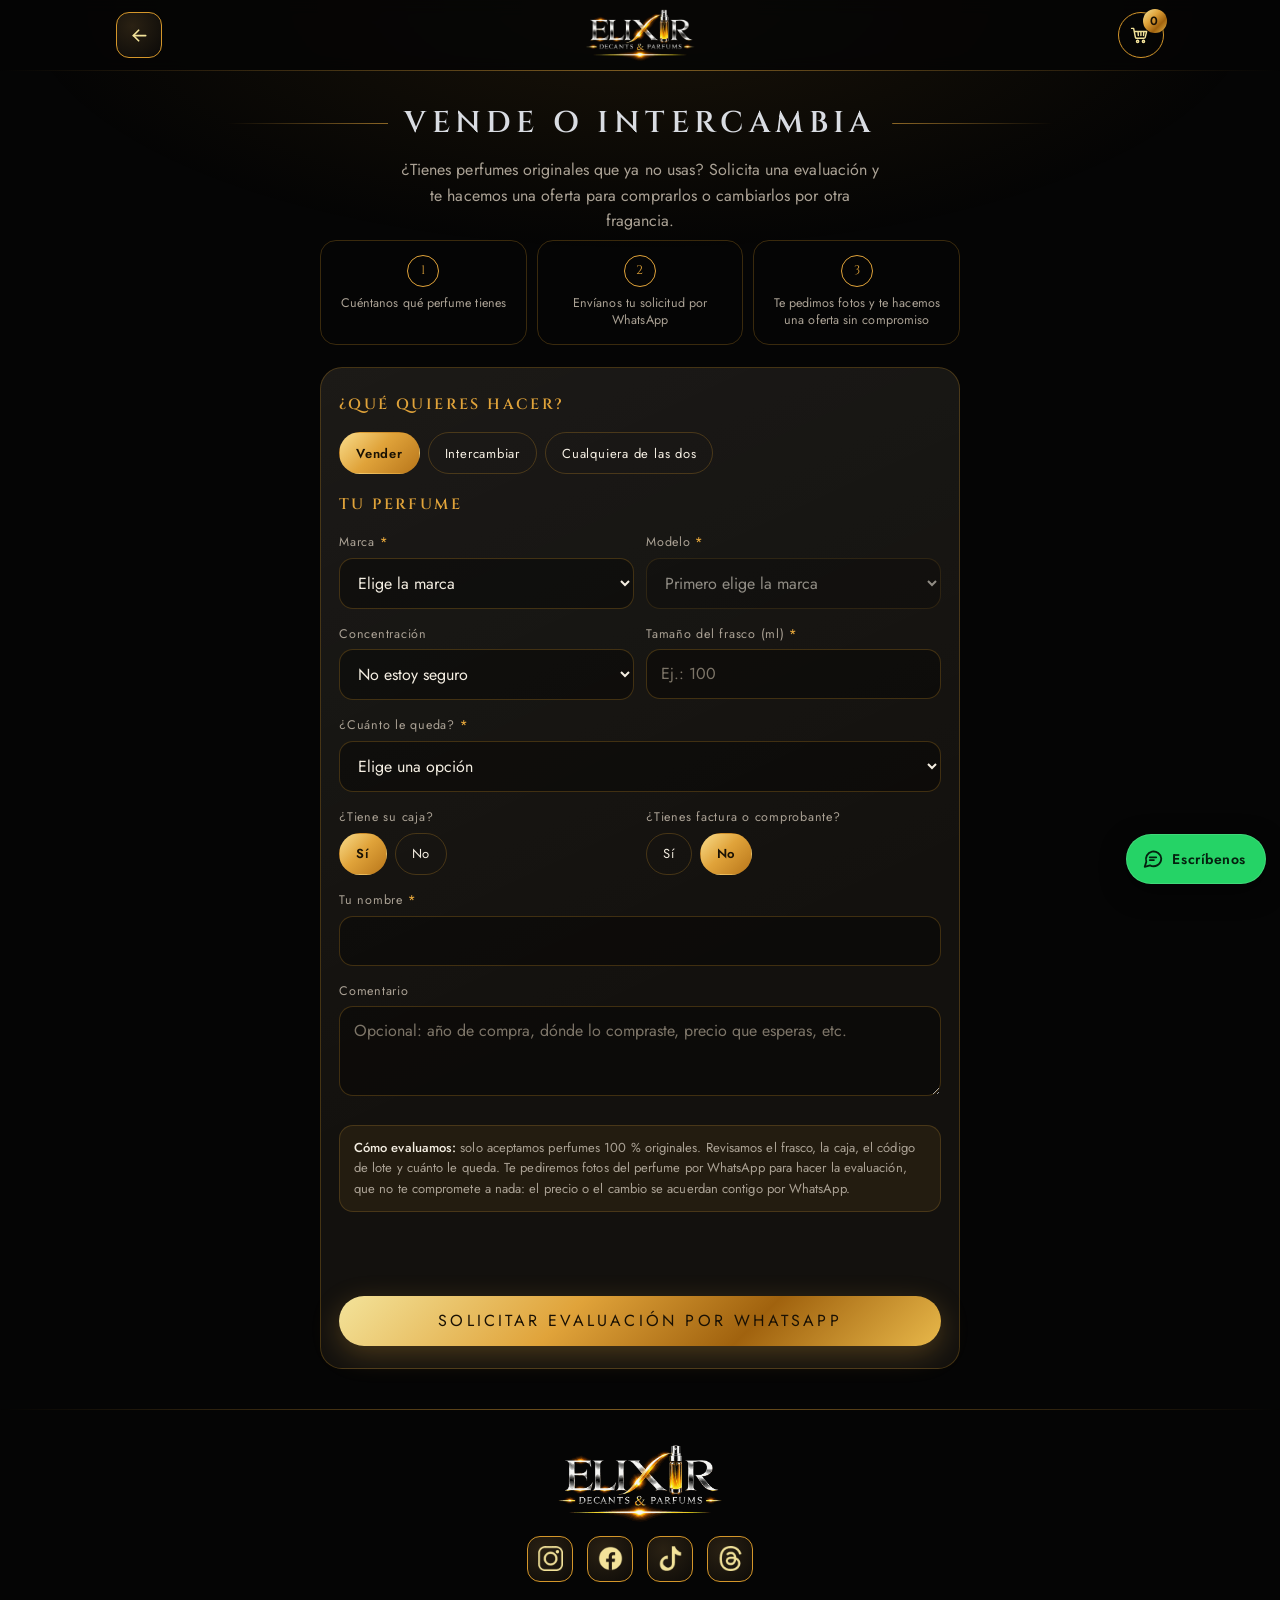
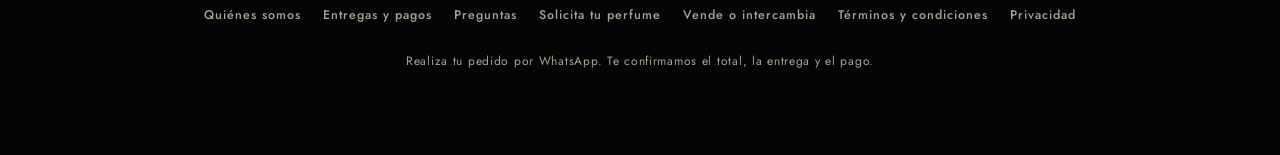
<file: vende-o-intercambia.html>
<!DOCTYPE html>
<html lang="es">
<head>
<meta charset="utf-8">
<meta name="viewport" content="width=device-width, initial-scale=1">
<title>Vende o intercambia tu perfume · ELIXIR Decants &amp; Parfums</title>
<meta name="description" content="Solicita una evaluación sin compromiso para vender o intercambiar tus perfumes originales con ELIXIR Decants &amp; Parfums en Panamá.">
<link rel="canonical" href="https://elixirpty.github.io/vende-o-intercambia.html">
<meta name="robots" content="index,follow,max-image-preview:large">
<meta name="theme-color" content="#050505">
<meta property="og:type" content="website">
<meta property="og:locale" content="es_PA">
<meta property="og:site_name" content="ELIXIR Decants &amp; Parfums">
<meta property="og:title" content="Vende o intercambia tu perfume · ELIXIR Decants &amp; Parfums">
<meta property="og:description" content="Solicita una evaluación sin compromiso para vender o intercambiar tus perfumes originales con ELIXIR Decants &amp; Parfums en Panamá.">
<meta property="og:url" content="https://elixirpty.github.io/vende-o-intercambia.html">
<meta property="og:image" content="https://elixirpty.github.io/img/og.jpg">
<meta name="twitter:card" content="summary">
<link rel="icon" type="image/png" href="img/favicon.png">
<link rel="apple-touch-icon" href="img/apple-touch-icon.png">
<link rel="preconnect" href="https://fonts.googleapis.com">
<link rel="preconnect" href="https://fonts.gstatic.com" crossorigin>
<link href="https://fonts.googleapis.com/css2?family=Cinzel:wght@500;600;700&family=Jost:wght@400;500;600&display=swap" rel="stylesheet">
<link rel="stylesheet" href="assets/app.css?v=14">
<style>
.xform{max-width:640px;margin:0 auto 40px;display:flex;flex-direction:column;gap:16px;background:linear-gradient(155deg,rgba(255,255,255,.05),rgba(255,255,255,.012) 62%),var(--surface,#100e0b);border:1px solid var(--line,rgba(212,150,42,.26));border-radius:22px;padding:22px 18px}
.xform h2{font-family:var(--display,Cinzel,serif);font-size:15px;letter-spacing:.16em;text-transform:uppercase;color:#e0a33a;margin:4px 0 0;font-weight:600}
.xf{display:flex;flex-direction:column;gap:6px}
.xf>span{font-size:12.5px;letter-spacing:.06em;color:var(--muted,#ab9f8c)}
.xf>span b{color:#e0a33a;font-weight:500}
.xf input,.xf select,.xf textarea{width:100%;box-sizing:border-box;background:rgba(0,0,0,.35);border:1px solid var(--line,rgba(212,150,42,.26));border-radius:14px;padding:12px 14px;min-height:48px;font:inherit;font-size:16px;color:var(--ink,#f4eee2)}
.xf textarea{min-height:90px;resize:vertical}
.xf input:focus,.xf select:focus,.xf textarea:focus{outline:none;border-color:#e0a33a;box-shadow:0 0 0 3px rgba(224,163,58,.18)}
.xg2{display:grid;grid-template-columns:1fr 1fr;gap:12px}
@media(max-width:520px){.xg2{grid-template-columns:1fr}}
.xchips{display:flex;flex-wrap:wrap;gap:8px}
.xchips label{position:relative}
.xchips input{position:absolute;opacity:0;pointer-events:none}
.xchips span{display:inline-flex;align-items:center;min-height:42px;padding:0 16px;border-radius:999px;border:1px solid var(--line,rgba(212,150,42,.26));font-size:13px;letter-spacing:.06em;color:var(--ink,#f4eee2);cursor:pointer}
.xchips input:checked+span{background:linear-gradient(135deg,#f9dc8a,#e0a33a 46%,#b8761a);color:#1a1204;border-color:transparent;font-weight:600}
.xchips input:focus-visible+span{outline:2px solid #e0a33a;outline-offset:2px}
.xnote{font-size:13px;line-height:1.55;color:var(--muted,#ab9f8c);background:rgba(224,163,58,.08);border:1px solid rgba(224,163,58,.2);border-radius:14px;padding:12px 14px}
.xnote b{color:var(--ink,#f4eee2);font-weight:500}
.xerr{color:#ff8d7b;font-size:13px;min-height:1em}
.xsend{align-self:stretch;justify-content:center;border:0;cursor:pointer;font:inherit}
.xsteps{max-width:640px;margin:0 auto 22px;display:grid;grid-template-columns:repeat(3,1fr);gap:10px;padding:0;list-style:none;counter-reset:s}
.xsteps li{counter-increment:s;text-align:center;font-size:12.5px;line-height:1.4;color:var(--muted,#ab9f8c);border:1px solid var(--line,rgba(212,150,42,.26));border-radius:16px;padding:14px 8px}
.xsteps li::before{content:counter(s);display:grid;place-items:center;width:30px;height:30px;margin:0 auto 8px;border-radius:50%;border:1px solid #e0a33a;color:#e0a33a;font-family:var(--display,Cinzel,serif)}
[hidden]{display:none!important}
.xthumbs{display:grid;grid-template-columns:repeat(5,1fr);gap:8px}
@media(max-width:420px){.xthumbs{grid-template-columns:repeat(3,1fr)}}
.xthumb{position:relative;aspect-ratio:1;border-radius:12px;overflow:hidden;border:1px solid var(--line,rgba(212,150,42,.26));background:rgba(0,0,0,.35)}
.xthumb img{width:100%;height:100%;object-fit:cover;display:block}
.xthumb button{position:absolute;top:4px;right:4px;width:28px;height:28px;border-radius:50%;border:0;background:rgba(0,0,0,.72);color:#fff;font-size:16px;line-height:28px;cursor:pointer;padding:0}
.xadd{display:flex;flex-direction:column;align-items:center;justify-content:center;gap:4px;aspect-ratio:1;border-radius:12px;border:1px dashed #e0a33a;color:#e0a33a;font:inherit;font-size:11px;letter-spacing:.06em;cursor:pointer;background:transparent;text-align:center;padding:4px}
.xadd b{font-size:24px;line-height:1;font-weight:400}
.xhelp{font-size:12px;color:var(--muted,#ab9f8c);margin:0}
.xstep2{text-align:center}
.xstep2 h2{text-align:center}
.xstep2 p{margin:0;color:var(--muted,#ab9f8c);font-size:14px;line-height:1.55}
.xstep2 p b{color:var(--ink,#f4eee2);font-weight:500}
.xlink{background:none;border:0;color:#e0a33a;text-decoration:underline;font:inherit;font-size:13px;cursor:pointer}
.xf select:disabled{opacity:.55}
</style>
</head>
<body data-page="trade">
<div id="page">
  <main id="main">
    <section class="wrap pagehead">
      <h1><span class="ttl">Vende o intercambia</span></h1>
      <p class="lead">¿Tienes perfumes originales que ya no usas? Solicita una evaluación y te hacemos una oferta para comprarlos o cambiarlos por otra fragancia.</p>
    </section>
    <section class="wrap">
      <ol class="xsteps">
        <li>Cuéntanos qué perfume tienes</li>
        <li>Envíanos tu solicitud por WhatsApp</li>
        <li>Te pedimos fotos y te hacemos una oferta sin compromiso</li>
      </ol>
      <form class="xform" id="xf" novalidate>
        <h2>¿Qué quieres hacer?</h2>
        <div class="xchips">
          <label><input type="radio" name="op" value="Vender" checked><span>Vender</span></label>
          <label><input type="radio" name="op" value="Intercambiar"><span>Intercambiar</span></label>
          <label><input type="radio" name="op" value="Vender o intercambiar"><span>Cualquiera de las dos</span></label>
        </div>
        <h2>Tu perfume</h2>
        <div class="xg2">
          <label class="xf"><span>Marca <b>*</b></span>
            <select name="marcaSel" id="x-marca"><option value="">Elige la marca</option></select>
          </label>
          <label class="xf"><span>Modelo <b>*</b></span>
            <select name="modeloSel" id="x-modelo" disabled><option value="">Primero elige la marca</option></select>
          </label>
        </div>
        <label class="xf" id="x-marca-otra" hidden><span>Escribe la marca <b>*</b></span><input name="marcaOtra" placeholder="Ej.: Chanel" autocomplete="off"></label>
        <label class="xf" id="x-modelo-otro" hidden><span>Escribe el modelo <b>*</b></span><input name="modeloOtro" placeholder="Ej.: Bleu de Chanel" autocomplete="off"></label>
        <div class="xg2">
          <label class="xf"><span>Concentración</span>
            <select name="conc" id="x-conc"><option value="">No estoy seguro</option><option>Eau de Parfum</option><option>Eau de Toilette</option><option>Parfum</option><option>Extrait</option><option>Elixir</option></select>
          </label>
          <label class="xf"><span>Tamaño del frasco (ml) <b>*</b></span><input name="ml" id="x-ml" type="number" inputmode="numeric" min="1" placeholder="Ej.: 100"></label>
        </div>
        <label class="xf"><span>¿Cuánto le queda? <b>*</b></span>
          <select name="queda"><option value="">Elige una opción</option><option>Nuevo y sellado</option><option>Nuevo, abierto sin usar</option><option>Más del 90 %</option><option>Entre 70 % y 90 %</option><option>Entre 50 % y 70 %</option><option>Menos del 50 %</option></select>
        </label>
        <div class="xg2">
          <div class="xf"><span>¿Tiene su caja?</span>
            <div class="xchips"><label><input type="radio" name="caja" value="Sí" checked><span>Sí</span></label><label><input type="radio" name="caja" value="No"><span>No</span></label></div>
          </div>
          <div class="xf"><span>¿Tienes factura o comprobante?</span>
            <div class="xchips"><label><input type="radio" name="fact" value="Sí"><span>Sí</span></label><label><input type="radio" name="fact" value="No" checked><span>No</span></label></div>
          </div>
        </div>
        <label class="xf" id="x-cambio" hidden><span>¿Qué perfume te gustaría a cambio?</span><input name="cambio" placeholder="Ej.: algún perfume de nuestro catálogo" autocomplete="off"></label>
        <label class="xf"><span>Tu nombre <b>*</b></span><input name="nombre" autocomplete="given-name"></label>
        <label class="xf"><span>Comentario</span><textarea name="coment" placeholder="Opcional: año de compra, dónde lo compraste, precio que esperas, etc."></textarea></label>
        <p class="xnote"><b>Cómo evaluamos:</b> solo aceptamos perfumes 100 % originales. Revisamos el frasco, la caja, el código de lote y cuánto le queda. Te pediremos fotos del perfume por WhatsApp para hacer la evaluación, que no te compromete a nada: el precio o el cambio se acuerdan contigo por WhatsApp.</p>
        <p class="xerr" role="alert"></p>
        <button class="cta xsend" type="submit">Solicitar evaluación por WhatsApp</button>
      </form>
      <div class="xform xstep2" id="x-step2" hidden>
        <h2>¡Solicitud lista!</h2>
        <p>Abrimos el chat de <b>ELIXIR Decants &amp; Parfums</b> con tu mensaje. Envíalo y te responderemos para pedirte fotos del perfume y hacer tu evaluación.</p>
        <button class="cta xsend" type="button" id="x-again">Abrir el chat de nuevo</button>
        <button class="xlink" type="button" id="x-back">Corregir mis datos</button>
      </div>
    </section>
  </main>
</div>
<script src="data/catalogo.js?v=20261120030827"></script>
<script src="assets/app.js?v=28"></script>
<script>
(function(){
  var f = document.getElementById('xf'); if (!f) return;
  var OTRA = '__otra__', MAX = 5;
  var $ = function(id){ return document.getElementById(id); };
  var selM = $('x-marca'), selMo = $('x-modelo'), boxMO = $('x-marca-otra'), boxOO = $('x-modelo-otro');
  var perf = ((window.ELIXIR_CATALOGO || {}).perfumes || []);
  var porMarca = {};
  perf.forEach(function(p){ if (!p.marca || !p.modelo) return; (porMarca[p.marca] = porMarca[p.marca] || []).push(p); });
  var marcas = Object.keys(porMarca).sort(function(a, b){ return a.localeCompare(b, 'es'); });
  var opt = function(v, t){ var o = document.createElement('option'); o.value = v; o.textContent = t; return o; };
  marcas.forEach(function(m){ selM.appendChild(opt(m, m)); });
  selM.appendChild(opt(OTRA, 'Otra marca (escribirla)'));

  function llenarModelos(){
    var m = selM.value; selMo.innerHTML = '';
    boxMO.hidden = m !== OTRA;
    if (!m) { selMo.appendChild(opt('', 'Primero elige la marca')); selMo.disabled = true; boxOO.hidden = true; return; }
    selMo.disabled = false;
    if (m === OTRA) { selMo.appendChild(opt(OTRA, 'Otro modelo (escribirlo)')); selMo.value = OTRA; boxOO.hidden = false; return; }
    selMo.appendChild(opt('', 'Elige el modelo'));
    porMarca[m].slice().sort(function(a, b){ return a.modelo.localeCompare(b.modelo, 'es'); })
      .forEach(function(p){ selMo.appendChild(opt(p.id, p.modelo)); });
    selMo.appendChild(opt(OTRA, 'Otro modelo (escribirlo)'));
    boxOO.hidden = true;
  }
  selM.addEventListener('change', llenarModelos);
  selMo.addEventListener('change', function(){
    boxOO.hidden = selMo.value !== OTRA;
    var p = perf.filter(function(x){ return x.id === selMo.value; })[0];
    if (p) {
      var c = $('x-conc'), ok = [].some.call(c.options, function(o){ return o.value === p.conc; });
      if (ok) c.value = p.conc;
      if (!$('x-ml').value && p.ml) $('x-ml').value = p.ml;
    }
  });

  var cambioBox = $('x-cambio');
  f.addEventListener('change', function(e){ if (e.target.name === 'op') cambioBox.hidden = e.target.value === 'Vender'; });

  var val = function(n){ var e = f.elements[n]; return e ? String(e.value || '').trim() : ''; };
  function marca(){ return selM.value === OTRA ? val('marcaOtra') : selM.value; }
  function modelo(){
    if (selMo.value === OTRA) return val('modeloOtro');
    var p = perf.filter(function(x){ return x.id === selMo.value; })[0]; return p ? p.modelo : '';
  }
  function mensaje(){
    var op = val('op') || 'Vender';
    return '¡Hola ELIXIR! Quiero solicitar una evaluación de mi perfume.\n\n'
      + '* Nombre: ' + val('nombre') + '\n\n'
      + '* Quiero: ' + op + '\n\n'
      + '* Perfume: ' + marca() + ' ' + modelo() + (val('conc') ? ' (' + val('conc') + ')' : '') + '\n'
      + '* Tamaño del frasco: ' + val('ml') + ' ml\n'
      + '* Le queda: ' + val('queda') + '\n'
      + '* Tiene caja: ' + (val('caja') || 'Sí') + '\n'
      + '* Tiene Factura o comprobante: ' + (val('fact') || 'No')
      + (op !== 'Vender' && val('cambio') ? '\n* Me gustaría a cambio: ' + val('cambio') : '')
      + (val('coment') ? '\n* Comentario: ' + val('coment') : '');
  }
  var wa = function(t){ return (typeof waUrl === 'function') ? waUrl(t) : 'https://wa.me/' + ((window.ELIXIR_CATALOGO || {}).whatsapp || '') + '?text=' + encodeURIComponent(t); };
  var abrirChat = function(){ window.open(wa(mensaje()), '_blank', 'noopener'); };

  f.addEventListener('submit', function(e){
    e.preventDefault();
    var falta = [];
    if (!marca()) falta.push('la marca');
    if (!modelo()) falta.push('el modelo');
    if (!(+val('ml') > 0)) falta.push('el tamaño del frasco');
    if (!val('queda')) falta.push('cuánto le queda');
    if (!val('nombre')) falta.push('tu nombre');
    var err = f.querySelector('.xerr');
    if (falta.length) { err.textContent = 'Falta: ' + falta.join(', ') + '.'; return; }
    err.textContent = '';
    abrirChat();
    f.hidden = true; $('x-step2').hidden = false; $('x-step2').scrollIntoView({ behavior:'smooth', block:'start' });
  });
  $('x-again').addEventListener('click', abrirChat);
  $('x-back').addEventListener('click', function(){ $('x-step2').hidden = true; f.hidden = false; f.scrollIntoView({ behavior:'smooth', block:'start' }); });
})();
</script>
</body>
</html>
</file>
<file: assets/app.css>
:root{
  /* Identidad ELIXIR: negro profundo, dorado ámbar del logo y plata cromada. Cinzel para títulos (como las letras del logo), Jost para el resto. */
  --bg:#050505; --surface:#100e0b; --ink:#F4EEE2; --muted:#ABA295; --line:rgba(212,150,42,.26);
  --accent:#E0A33A; --accent-ink:#1A1104;
  --gold-hi:#F3E39A; --gold:#D4962A; --gold-lo:#9A5F0C; --silver:#D9DCE2;
  --gold-grad:linear-gradient(135deg,#F3E39A 0%,#E0A33A 38%,#A0620E 68%,#E8B84A 100%);
  --wa:#25D366; --wa-ink:#04180B; --warn:#FF8F7E;
  --glass:#1B1812; --glass-line:rgba(212,150,42,.45); --cap:#E0A33A; --liq-d:#8A6A2C; --liq-a:#E0A33A;
  --paper:#F4EEE2; --paper-ink:#111; --scrim:rgba(0,0,0,.72);
  --display:"Cinzel","Trajan Pro","Times New Roman",serif;
  --body:"Jost","Futura","Avenir Next",system-ui,-apple-system,"Segoe UI",sans-serif;
  --mono:"Jost","Futura",system-ui,-apple-system,"Segoe UI",sans-serif;
  color-scheme:dark;
}

*{box-sizing:border-box}
[hidden]{display:none!important}
html{-webkit-text-size-adjust:100%}
body{margin:0;background:var(--bg);color:var(--ink);font-family:var(--body);font-size:16px;line-height:1.5;padding-bottom:84px}
button,input,select,textarea{font-family:inherit}
:focus-visible{outline:2px solid var(--accent);outline-offset:2px}
.sr{position:absolute;width:1px;height:1px;overflow:hidden;clip:rect(0 0 0 0);white-space:nowrap}
.wrap{max-width:1080px;margin:0 auto;padding:0 16px}

.preview{background:var(--ink);color:var(--bg);font:12px/1.4 var(--mono);padding:8px 16px;text-align:center}

/* Encabezado */
.top{position:sticky;top:0;z-index:20;background:color-mix(in srgb,var(--bg) 92%,transparent);backdrop-filter:blur(8px);-webkit-backdrop-filter:blur(8px);border-bottom:1px solid var(--line)}
.top .wrap{display:flex;align-items:center;justify-content:space-between;gap:12px;height:62px}
.brand{display:flex;flex-direction:column;line-height:1}
.brand b{font-family:var(--display);font-weight:600;font-size:22px;letter-spacing:.24em}
.brand span{font:500 10px var(--mono);letter-spacing:.16em;text-transform:uppercase;color:var(--muted);margin-top:5px}
.cartbtn{display:inline-flex;align-items:center;gap:9px;border:1px solid var(--ink);background:transparent;color:var(--ink);padding:8px 8px 8px 15px;border-radius:999px;font:600 14px var(--body);cursor:pointer}
.cartbtn .n{background:var(--accent);color:var(--accent-ink);min-width:24px;height:24px;padding:0 6px;border-radius:12px;display:inline-grid;place-items:center;font:500 12px var(--mono)}

/* Portada */
.hero{padding-top:38px;padding-bottom:18px}
.hero h1{font-family:var(--display);font-weight:500;font-size:clamp(34px,7.4vw,60px);line-height:1.04;letter-spacing:-.01em;margin:0 0 14px;max-width:15ch;text-wrap:balance}
.hero h1 em{font-style:italic;color:var(--accent)}
.hero p.lead{max-width:50ch;color:var(--muted);margin:0 0 24px}
.steps{display:grid;grid-template-columns:repeat(3,1fr);list-style:none;margin:0;padding:0;border:1px solid var(--line);border-radius:10px;background:var(--surface)}
.steps li{padding:13px 15px;border-right:1px solid var(--line);font-size:14px;line-height:1.4}
.steps li:last-child{border-right:0}
.steps b{display:block;font:500 11px var(--mono);letter-spacing:.12em;text-transform:uppercase;color:var(--accent);margin-bottom:5px}
@media (max-width:600px){
  .steps{grid-template-columns:1fr}
  .steps li{border-right:0;border-bottom:1px solid var(--line)}
  .steps li:last-child{border-bottom:0}
}

/* Filtros */
.tools{display:flex;flex-wrap:wrap;gap:12px 16px;align-items:center;justify-content:space-between;padding:26px 0 14px}
.tools :is(h1,h2){font:500 12px var(--mono);letter-spacing:.14em;text-transform:uppercase;margin:0;color:var(--muted);width:100%}
.chips{display:flex;gap:8px;flex-wrap:wrap}
.chip{border:1px solid var(--line);background:transparent;color:var(--ink);padding:8px 15px;border-radius:999px;font:500 14px var(--body);cursor:pointer}
.chip[aria-pressed="true"]{background:var(--ink);color:var(--bg);border-color:var(--ink)}
.search{flex:1 1 180px;max-width:320px}

/* Formularios */
input[type=text],input[type=email],input[type=search],input[type=date],input[type=time],select,textarea{width:100%;font-size:16px;color:var(--ink);background:var(--surface);border:1px solid var(--line);border-radius:8px;padding:11px 12px;line-height:1.3}
textarea{resize:vertical}
.bad{border-color:var(--warn)!important;box-shadow:0 0 0 1px var(--warn)}

/* Catálogo */
.grid{display:grid;grid-template-columns:1fr;gap:16px;padding-bottom:44px}
@media (min-width:640px){.grid{grid-template-columns:1fr 1fr}}
@media (min-width:1000px){.grid{grid-template-columns:repeat(3,1fr)}}
.card{display:grid;grid-template-columns:1fr;gap:14px;align-content:start;background:var(--surface);border:1px solid var(--line);border-radius:12px;padding:14px 14px 16px}
.vial{background:radial-gradient(circle at 50% 30%,var(--surface),var(--glass));border:1px solid var(--line);border-radius:10px;aspect-ratio:1/1;display:grid;place-items:center;overflow:hidden}
.vial svg{height:82%;width:auto;display:block}
.glass{fill:var(--glass);stroke:var(--glass-line);stroke-width:1.5}
.cap{fill:var(--cap)}
.liq-a{fill:var(--liq-a)}
.liq-d{fill:var(--liq-d)}
.paper{fill:var(--paper)}
.vt{font:500 8px var(--mono);fill:var(--paper-ink)}
.vt.big{font-size:10px}
.shine{fill:#fff;opacity:.45}
.shadow{fill:var(--ink);opacity:.14}
.marca{font:500 12px var(--mono);letter-spacing:.16em;text-transform:uppercase;color:var(--accent);margin:2px 0 4px}
.modelo{font-family:var(--display);font-weight:500;font-size:24px;line-height:1.1;margin:0 0 9px;text-wrap:balance}
.meta{font-size:13px;color:var(--muted);margin:0 0 8px;display:flex;flex-wrap:wrap;gap:6px 8px;align-items:center}
.tag{font:500 11px var(--mono);letter-spacing:.08em;text-transform:uppercase;padding:2px 7px;border:1px solid currentColor;border-radius:4px}
.tag.arabe{color:var(--accent)}
.tag.dis{color:var(--muted)}
.sku{font:11px var(--mono);letter-spacing:.08em;color:var(--muted);margin:0;text-transform:uppercase}
.incart{font:500 12px var(--mono);color:var(--accent);margin:6px 0 0;min-height:18px}
.sizes{grid-column:1/-1;display:grid;grid-template-columns:repeat(var(--n,3),minmax(0,1fr));gap:8px;border:0;padding:0;margin:0;min-width:0}
.sizes label{position:relative;display:block}
.sizes input{position:absolute;inset:0;width:100%;height:100%;margin:0;opacity:0;cursor:pointer}
.opt{display:flex;flex-direction:column;align-items:center;gap:2px;padding:10px 4px;border:1px solid var(--line);border-radius:8px;background:var(--bg)}
.opt .ml{font:500 12px var(--mono);letter-spacing:.06em;text-transform:uppercase;color:var(--muted)}
.opt .pr{font:500 15px var(--mono);font-variant-numeric:tabular-nums}
.sizes input:checked + .opt{border-color:var(--accent);box-shadow:inset 0 0 0 1px var(--accent);background:var(--surface)}
.sizes input:checked + .opt .ml{color:var(--accent)}
.sizes input:focus-visible + .opt{outline:2px solid var(--accent);outline-offset:2px}
.add{grid-column:1/-1;display:flex;justify-content:space-between;align-items:center;gap:12px;border:0;border-radius:8px;background:var(--ink);color:var(--bg);font:600 15px var(--body);padding:13px 16px;cursor:pointer}
.add .pr{font:500 15px var(--mono);font-variant-numeric:tabular-nums}
.add.ok{background:var(--accent);color:var(--accent-ink)}
.empty-cat{grid-column:1/-1;color:var(--muted);padding:24px 0}

/* Pie */
.foot{border-top:1px solid var(--line);padding:28px 0 36px;color:var(--muted);font-size:14px}
.foot .wrap{display:grid;gap:6px}
.foot b{font-family:var(--display);font-weight:600;letter-spacing:.2em;color:var(--ink)}
.foot p{margin:0}
.foot .fine{font:12px/1.5 var(--mono)}

/* Barra inferior */
.bar{position:fixed;left:0;right:0;bottom:0;z-index:30;background:var(--ink);color:var(--bg);padding:8px 16px calc(8px + env(safe-area-inset-bottom));display:none}
.bar.on{display:block}
.bar button{display:flex;width:100%;max-width:1080px;margin:0 auto;justify-content:space-between;align-items:center;gap:12px;background:none;border:0;color:inherit;font:600 15px var(--body);padding:8px 0;cursor:pointer}
.bar .t{font:500 16px var(--mono);font-variant-numeric:tabular-nums}

/* Panel del pedido */
.scrim{position:fixed;inset:0;background:var(--scrim);z-index:40;opacity:0;pointer-events:none;transition:opacity .2s}
.scrim.on{opacity:1;pointer-events:auto}
.drawer{position:fixed;z-index:50;left:0;right:0;bottom:0;height:92%;display:flex;flex-direction:column;background:var(--bg);color:var(--ink);border-radius:16px 16px 0 0;box-shadow:0 -8px 30px rgba(0,0,0,.25);transform:translateY(100%);visibility:hidden;transition:transform .25s ease,visibility 0s linear .25s}
.drawer.on{transform:none;visibility:visible;transition:transform .25s ease,visibility 0s}
@media (min-width:760px){
  .drawer{left:auto;top:0;width:470px;height:100%;border-radius:0;transform:translateX(100%)}
}
@media (prefers-reduced-motion:reduce){.drawer,.scrim{transition:none!important}}
.dhead{display:flex;justify-content:space-between;align-items:flex-start;gap:12px;padding:18px 16px 12px;border-bottom:1px solid var(--line)}
.dhead h2{font-family:var(--display);font-weight:500;font-size:28px;line-height:1.1;margin:0}
.dhead .code{font:500 12px var(--mono);letter-spacing:.1em;color:var(--muted);margin:4px 0 0}
.x{border:1px solid var(--line);background:transparent;color:var(--ink);width:40px;height:40px;border-radius:50%;font-size:20px;line-height:1;cursor:pointer;flex:none}
.dbody{flex:1;overflow-y:auto;padding:4px 16px 24px;overscroll-behavior:contain}
.empty{padding:32px 0;color:var(--muted)}
.sent{margin:14px 0 4px;padding:14px;border:1px solid var(--accent);border-radius:10px;background:var(--surface)}
.sent p{margin:0 0 10px;font-size:14px}
.sent b{font-family:var(--mono);font-weight:500}
.lines{list-style:none;margin:0;padding:0}
.line{display:grid;grid-template-columns:1fr auto;gap:3px 12px;padding:14px 0;border-bottom:1px solid var(--line);align-items:center}
.ln-name{margin:0;font-weight:600;line-height:1.25}
.ln-total{margin:0;font:500 15px var(--mono);font-variant-numeric:tabular-nums;text-align:right}
.ln-size{margin:0;font-size:13px;color:var(--muted)}
.step{display:inline-flex;align-items:center;gap:2px;justify-self:end;margin-top:4px}
.step button{width:40px;height:40px;border:1px solid var(--line);background:var(--surface);color:var(--ink);border-radius:8px;font-size:18px;cursor:pointer}
.step span{min-width:30px;text-align:center;font:500 15px var(--mono)}
.sum{padding:14px 0;border-bottom:1px solid var(--line);display:grid;gap:6px}
.sum div{display:flex;justify-content:space-between;font-size:14px}
.sum dt{color:var(--muted)}
.sum dd{margin:0;font:500 14px var(--mono);font-variant-numeric:tabular-nums}
.sum{margin:0}
.dbody h3{font:500 12px var(--mono);letter-spacing:.14em;text-transform:uppercase;color:var(--muted);margin:22px 0 12px}
.field{display:grid;gap:6px;margin:0 0 14px;border:0;padding:0;min-width:0}
.field > label,.field > legend{font:500 12px var(--mono);letter-spacing:.08em;text-transform:uppercase;color:var(--muted);padding:0}
.hint{font-size:13px;color:var(--muted);margin:0}
.row2{display:grid;grid-template-columns:1fr 1fr;gap:10px}
.seg2{display:grid;grid-template-columns:1fr 1fr;gap:8px}
.seg2 label{position:relative;display:block}
.seg2 input{position:absolute;inset:0;width:100%;height:100%;margin:0;opacity:0;cursor:pointer}
.seg2 .opt{padding:12px 6px;font-weight:500;font-size:15px}
.seg2 input:checked + .opt{border-color:var(--accent);box-shadow:inset 0 0 0 1px var(--accent);background:var(--surface);color:var(--accent)}
.seg2 input:focus-visible + .opt{outline:2px solid var(--accent);outline-offset:2px}
details{margin-top:6px}
summary{cursor:pointer;font-size:14px;color:var(--muted);padding:6px 0}
details textarea{font:13px/1.5 var(--mono);margin-top:8px}
.dfoot{padding:12px 16px calc(12px + env(safe-area-inset-bottom));border-top:1px solid var(--line);background:var(--bg);display:grid;gap:8px}
.tot{display:flex;justify-content:space-between;align-items:baseline}
.tot span{font:500 12px var(--mono);letter-spacing:.1em;text-transform:uppercase;color:var(--muted)}
.tot b{font:500 24px var(--mono);font-variant-numeric:tabular-nums}
.errs{border:1px solid var(--warn);border-radius:8px;padding:8px 12px;font-size:14px;line-height:1.35;color:var(--warn)}
.errs p{margin:0}
.btn{display:flex;justify-content:center;align-items:center;gap:8px;width:100%;border:0;border-radius:10px;padding:15px 16px;font:600 16px var(--body);cursor:pointer;text-decoration:none}
.btn.wa{background:var(--wa);color:var(--wa-ink)}
.btn.ghost{background:transparent;color:var(--ink);border:1px solid var(--line);padding:10px 16px;font-size:15px}
.btn.solid{background:var(--ink);color:var(--bg)}
.fine2{font-size:13px;color:var(--muted);margin:14px 0 0;line-height:1.45}
.toast{position:fixed;left:50%;bottom:110px;transform:translateX(-50%);z-index:60;background:var(--ink);color:var(--bg);padding:10px 16px;border-radius:8px;font-size:14px;max-width:min(92vw,420px);text-align:center}

.liq-m{fill:var(--accent);opacity:.85}
.line.gift .ln-total{color:var(--accent)}
.nudge{margin:12px 0 0;padding:10px 12px;border:1px dashed var(--glass-line);border-radius:8px;font-size:14px;line-height:1.4;color:var(--muted)}
.vial{position:relative}
.vial img{width:100%;height:100%;object-fit:cover;display:block}
.vial svg.rib{position:absolute;top:0;left:0;width:44%;height:auto;aspect-ratio:1/1;z-index:3;pointer-events:none;filter:drop-shadow(1.5px 2.5px 2px rgba(0,0,0,.35))}
.rib text{font:800 12.5px/1 "Helvetica Neue",Arial,sans-serif;letter-spacing:.04em;fill:#fff}
.sizes input:disabled{cursor:not-allowed}
.sizes input:disabled + .opt{opacity:.55;background:var(--bg);border-style:dashed}
.sizes input:disabled + .opt .pr{text-decoration:line-through;color:var(--muted)}
.sizes input:disabled + .opt .ml{text-align:center}
.sizes input:disabled + .opt .ml::after{content:"agotado";display:block;font-size:10px;letter-spacing:.06em;color:#b3261e}
.sizes input:disabled:checked + .opt{border-color:var(--line);box-shadow:none}
.add:disabled{background:var(--line);color:var(--muted);cursor:not-allowed}
.szb{position:absolute;left:6px;bottom:6px;background:var(--ink);color:var(--bg);font:500 10px var(--mono);letter-spacing:.06em;text-transform:uppercase;padding:2px 6px;border-radius:4px}

/* ====== Capa de marca ELIXIR (negro, dorado y plata) ====== */
body{background:var(--bg);font-weight:400;letter-spacing:.005em}
body::before{content:"";position:fixed;inset:0;z-index:-1;pointer-events:none;background:radial-gradient(70% 40% at 50% 0,rgba(212,150,42,.10),transparent 70%)}
::selection{background:var(--gold);color:#1A1104}
.gold-text{background:var(--gold-grad);-webkit-background-clip:text;background-clip:text;color:transparent;-webkit-text-fill-color:transparent}

/* Encabezado */
.top{background:rgba(5,5,5,.86);border-bottom:1px solid transparent;border-image:linear-gradient(90deg,transparent,rgba(224,163,58,.55),transparent) 1}
.top .wrap{height:70px}
.brand{display:block;line-height:0;border-radius:50%}
.brand img{height:52px;width:52px;border-radius:50%;display:block;box-shadow:0 0 0 1px rgba(224,163,58,.45),0 0 18px rgba(224,163,58,.3)}
.cartbtn{border:1px solid var(--gold);color:var(--gold-hi);padding:7px 7px 7px 16px;font:500 13px var(--body);letter-spacing:.14em;text-transform:uppercase;transition:background .2s,box-shadow .2s}
.cartbtn:hover{background:rgba(224,163,58,.1);box-shadow:0 0 18px rgba(224,163,58,.25)}
.cartbtn .n{background:var(--gold-grad);color:var(--accent-ink);font:600 12px var(--body)}
.cartbtn .cart-ic{width:19px;height:19px;flex:none;margin-left:-3px}

/* Portada / banner */
.hero{position:relative;padding:0;max-width:none;overflow:hidden;isolation:isolate}
.hero-bg{position:absolute;inset:0;z-index:-1;-webkit-mask-image:linear-gradient(180deg,#000 72%,transparent);mask-image:linear-gradient(180deg,#000 72%,transparent);background:
  radial-gradient(52% 60% at 74% 38%,rgba(224,163,58,.22),transparent 70%),
  radial-gradient(40% 50% at 8% 95%,rgba(224,163,58,.12),transparent 70%),
  linear-gradient(180deg,#0a0907 0%,#050505 100%)}
.hero-bg::before,.hero-bg::after{content:"";position:absolute;height:1px;left:-10%;right:-10%;background:linear-gradient(90deg,transparent,rgba(243,227,154,.55),transparent);transform:rotate(-6deg)}
.hero-bg::before{top:22%;opacity:.45}
.hero-bg::after{bottom:14%;opacity:.3;transform:rotate(-6deg) scaleX(.8)}
.hero-in{display:grid;gap:20px;justify-items:center;text-align:center;padding-top:24px;padding-bottom:30px}
.hero-logo{width:min(92vw,560px);height:auto;aspect-ratio:1020/486;display:block;mix-blend-mode:screen}
.hero-copy{display:grid;gap:14px;justify-items:center}
.hero .kick{font:500 12px var(--body);letter-spacing:.34em;text-transform:uppercase;color:var(--gold);margin:0}
.hero h1{font-family:var(--display);font-weight:600;font-size:clamp(28px,7vw,52px);line-height:1.12;letter-spacing:.03em;text-transform:uppercase;margin:0;max-width:16ch;color:var(--silver);text-wrap:balance}
.hero h1 em{font-style:normal;background:var(--gold-grad);-webkit-background-clip:text;background-clip:text;color:transparent;-webkit-text-fill-color:transparent}
.hero p.lead{max-width:46ch;color:var(--muted);margin:0;font-size:16.5px}
.cta{display:inline-flex;align-items:center;justify-content:center;gap:10px;min-height:50px;padding:0 30px;border-radius:999px;background:var(--gold-grad);color:var(--accent-ink);font:600 14px var(--body);letter-spacing:.2em;text-transform:uppercase;text-decoration:none;box-shadow:0 8px 28px rgba(224,163,58,.28);transition:transform .2s,box-shadow .2s}
.cta:hover{transform:translateY(-1px);box-shadow:0 12px 34px rgba(224,163,58,.42)}
.steps{width:100%;max-width:820px;margin:6px 0 0;background:rgba(16,14,11,.7);border:1px solid var(--line);border-radius:14px;text-align:left}
.steps li{border-right:1px solid var(--line);color:var(--muted);font-size:14.5px}
.steps b{font:600 13px var(--display);letter-spacing:.12em;color:var(--gold);margin-bottom:6px}
@media (max-width:600px){.steps li{border-right:0;border-bottom:1px solid var(--line)}.steps li:last-child{border-bottom:0}}
@media (min-width:880px){
  .hero-in{gap:26px;padding-top:34px;padding-bottom:46px}
  .hero h1{max-width:20ch}
  .hero-logo{width:min(100%,600px)}
}

/* Títulos de sección */
.tools{padding:34px 0 16px}
.tools :is(h1,h2){display:block;font:600 clamp(20px,5vw,26px) var(--display);letter-spacing:.2em;text-transform:uppercase;color:var(--silver);text-align:center}
.tools :is(h1,h2) .ttl{display:flex;align-items:center;gap:16px;justify-content:center}
.tools :is(h1,h2) .ttl::before,.tools :is(h1,h2) .ttl::after{content:"";flex:1;height:1px;background:linear-gradient(90deg,transparent,rgba(224,163,58,.6))}
.tools :is(h1,h2) .ttl::after{transform:scaleX(-1)}
.tools :is(h1,h2) .cnt{display:block;margin-top:8px;font:500 12px var(--body);letter-spacing:.32em;color:var(--gold)}
@media (max-width:640px){.search{flex:1 1 100%;max-width:none}}
.chips{flex:1 1 auto}
.chip{border:1px solid var(--line);color:var(--ink);font:500 13px var(--body);letter-spacing:.14em;text-transform:uppercase;padding:9px 18px;transition:border-color .2s,background .2s}
.chip:hover{border-color:var(--gold)}
.chip[aria-pressed="true"]{background:var(--gold-grad);color:var(--accent-ink);border-color:transparent;font-weight:600}
.chips{justify-content:center}
.tools .chips-gen{flex:1 1 100%;margin-top:-2px}
.chips-gen .chip{font-size:12px;padding:7px 15px;letter-spacing:.12em}
.chip small{display:block;margin-top:2px;font:600 8.5px var(--body);letter-spacing:.14em;color:var(--gold)}
.chip[aria-pressed="true"] small{color:var(--accent-ink)}
.chip.soon{opacity:.7}
.cnt .sel,.cnt .n{display:block}
.cnt .sel{color:var(--gold-hi);letter-spacing:.2em}
.cnt .sel + .n{margin-top:5px;color:var(--muted);font-size:11px;letter-spacing:.22em}
@media (max-width:640px){
  .chip{padding:8px 14px;letter-spacing:.1em}
  .chips-gen .chip{padding:7px 12px;font-size:12px;letter-spacing:.08em}
}
.soon-box{grid-column:1/-1;display:grid;gap:10px;justify-items:center;text-align:center;padding:34px 18px;border:1px dashed var(--line);border-radius:16px;background:rgba(224,163,58,.04)}
.soon-box b{font:600 14px var(--display);letter-spacing:.24em;text-transform:uppercase;color:var(--gold)}
.soon-box p{margin:0;max-width:34ch;color:var(--muted);line-height:1.5}
.soon-box .avisa{grid-column:auto;width:100%;max-width:320px}
input[type=text],input[type=email],input[type=search],input[type=date],input[type=time],select,textarea{background:#14110d;border:1px solid rgba(212,150,42,.3);color:var(--ink)}
input::placeholder,textarea::placeholder{color:#7d7568}
input:focus,select:focus,textarea:focus{outline:0;border-color:var(--gold);box-shadow:0 0 0 3px rgba(224,163,58,.18)}
input[type=date],input[type=time]{color-scheme:dark}

/* Promo estilo póster: números grandes, frascos y lazo rojo */
.promo{padding-top:10px;padding-bottom:8px}
.poster{position:relative;max-width:640px;margin:0 auto;padding:68px 10px 20px;border:1px solid var(--line);border-radius:18px;overflow:hidden;background:radial-gradient(90% 40% at 50% 0,rgba(224,163,58,.22),transparent 70%),linear-gradient(180deg,#140f08,#070605)}
.bow{position:absolute;top:0;left:0;width:clamp(146px,41vw,200px);height:auto;aspect-ratio:1/1;pointer-events:none;overflow:visible}
.poster :is(h1,h2){margin:0;text-align:center;line-height:1.1;text-transform:uppercase;display:grid;gap:6px;background:none;-webkit-text-fill-color:initial;color:inherit}
.poster :is(h1,h2) span{background:var(--gold-grad);-webkit-background-clip:text;background-clip:text;color:transparent;-webkit-text-fill-color:transparent}
.poster :is(h1,h2) .t1{font:700 clamp(40px,11.5vw,54px)/1 var(--display);letter-spacing:.14em;padding-left:.14em}
.poster :is(h1,h2) .t2{font:600 clamp(18px,5.4vw,24px)/1 var(--display);letter-spacing:.2em;padding-left:.2em}
.orn{display:flex;align-items:center;gap:10px;margin:14px 20px 0}
.orn::before,.orn::after{content:"";flex:1;height:1px;background:linear-gradient(90deg,transparent,var(--gold))}
.orn::after{transform:scaleX(-1)}
.orn i{width:7px;height:7px;transform:rotate(45deg);background:var(--gold-grad)}
.seg{display:flex;gap:8px;justify-content:center;flex-wrap:wrap;margin:16px 0 6px}
.seg:empty{display:none}
.seg-b{appearance:none;cursor:pointer;min-height:42px;padding:0 20px;border:1px solid var(--line);border-radius:999px;background:transparent;color:var(--muted);font:500 12.5px var(--body);letter-spacing:.16em;text-transform:uppercase;transition:background .2s,color .2s,border-color .2s}
.seg-b:hover{border-color:var(--gold);color:var(--ink)}
.seg-b.on{background:var(--gold-grad);color:var(--accent-ink);border-color:transparent;font-weight:600}
.seg-b:focus-visible{outline:2px solid var(--gold-hi);outline-offset:2px}
.promo-ctx{display:flex;align-items:center;gap:12px;margin:2px 0 16px;padding:12px 14px;border:1px solid var(--gold);border-radius:14px;background:linear-gradient(90deg,rgba(224,163,58,.16),rgba(224,163,58,.04));animation:rise .3s ease both}
.promo-ctx[hidden]{display:none}
.promo-ctx .t{flex:1;font:400 13.5px/1.45 var(--body);color:var(--ink)}
.promo-ctx .t b{display:block;font:600 12px var(--body);letter-spacing:.16em;text-transform:uppercase;color:var(--gold-hi);margin-bottom:2px}
.promo-ctx button{flex:none;appearance:none;cursor:pointer;min-height:36px;padding:0 14px;border:1px solid var(--line);border-radius:999px;background:transparent;color:var(--gold-hi);font:500 11px var(--body);letter-spacing:.12em;text-transform:uppercase}
.promo-ctx button:hover{border-color:var(--gold)}
.hint{margin:16px 0 0;text-align:center;font:500 11px var(--body);letter-spacing:.3em;text-transform:uppercase;color:var(--gold)}
.eqs{margin-top:10px;display:grid;grid-template-columns:repeat(3,minmax(0,1fr));gap:8px}
.eq{appearance:none;-webkit-appearance:none;cursor:pointer;display:grid;grid-template-columns:1fr auto 1fr;align-items:start;justify-items:center;column-gap:2px;grid-template-rows:auto 1fr auto;row-gap:8px;padding:14px 4px 12px;border:1px solid var(--line);border-radius:12px;background:linear-gradient(180deg,#1b150b,#0d0b08);color:var(--ink);font:inherit;box-shadow:0 0 22px rgba(224,163,58,.06) inset;transition:transform .15s,border-color .2s,box-shadow .2s;animation:rise .4s ease both}
.eq:hover{border-color:var(--gold);box-shadow:0 0 24px rgba(224,163,58,.22),0 0 22px rgba(224,163,58,.06) inset}
.eq:active{transform:scale(.97)}
.eq:focus-visible{outline:2px solid var(--gold-hi);outline-offset:2px}
.eq .n{font:700 clamp(34px,10vw,46px)/.9 var(--display)}
.eq .n.a{background:linear-gradient(180deg,#fff,#A9AEB8);-webkit-background-clip:text;background-clip:text;color:transparent;-webkit-text-fill-color:transparent}
.eq .n.g{background:var(--gold-grad);-webkit-background-clip:text;background-clip:text;color:transparent;-webkit-text-fill-color:transparent}
.eq .p{font:200 20px/1 var(--body);color:var(--gold);padding-top:8px}
.eq .mv{display:flex;flex-wrap:wrap;gap:1px;justify-content:center;align-content:flex-start;width:35px;min-height:18px}
.eq .s{display:flex;gap:1px;justify-content:center;align-items:flex-start;width:35px}
.eq .gp{grid-column:1/-1;align-self:end;font:600 9px/1 var(--body);letter-spacing:.14em;text-transform:uppercase;background:var(--gold-grad);color:var(--accent-ink);padding:6px 10px;border-radius:6px;white-space:nowrap}
.eq .ic.dec{width:8px;height:18px;filter:drop-shadow(0 0 3px rgba(224,163,58,.3))}
.eq .ic.smp{width:10px;height:22px}
@media (min-width:400px){.eq .mv{width:39px}.eq .ic.dec{width:9px;height:20px}.eq .s{width:39px}.eq .ic.smp{width:12px;height:26px}.eq .gp{font-size:9.5px}}
@media (min-width:560px){.eqs{gap:14px}.eq{padding:20px 10px 16px;row-gap:12px;column-gap:6px}.eq .n{font-size:56px}.eq .p{font-size:26px;padding-top:10px}.eq .mv{width:60px}.eq .ic.dec{width:12px;height:26px}.eq .s{width:52px}.eq .ic.smp{width:15px;height:33px}.eq .gp{font-size:11px;padding:8px 14px}}
.ic{display:block;flex:none}
.ic.smp{width:15px;height:33px;filter:drop-shadow(0 0 7px rgba(243,227,154,.7));animation:glint 2.6s ease-in-out infinite}
.ic.smp:nth-child(2){animation-delay:.3s}.ic.smp:nth-child(3){animation-delay:.6s}
@keyframes glint{0%,100%{filter:drop-shadow(0 0 3px rgba(243,227,154,.35))}50%{filter:drop-shadow(0 0 9px rgba(243,227,154,.95))}}
@media (prefers-reduced-motion:reduce){.ic.smp,.eq{animation:none}}
.pn .gift{width:1.2em;height:1.2em;vertical-align:-.22em;margin-left:.1em}
.pn{padding:0 6px;margin:14px 0 0;text-align:center;font:400 12.5px/1.5 var(--body);color:var(--muted)}
.pn b{display:block;font-weight:500;color:var(--ink)}

/* Tarjetas */
.grid{gap:18px}
.card{background:linear-gradient(180deg,#14110d 0%,#0b0a08 100%);border:1px solid var(--line);border-radius:16px;padding:12px 12px 16px;transition:transform .25s,border-color .25s,box-shadow .25s;animation:rise .5s ease both}
.card:hover{transform:translateY(-3px);border-color:rgba(224,163,58,.6);box-shadow:0 14px 40px rgba(0,0,0,.6),0 0 30px rgba(224,163,58,.12)}
@keyframes rise{from{opacity:0;transform:translateY(10px)}to{opacity:1;transform:none}}
@media (prefers-reduced-motion:reduce){.card{animation:none}.card:hover{transform:none}}
.vial{background:radial-gradient(circle at 50% 35%,#1d1912,#0a0908);border:1px solid rgba(212,150,42,.18);border-radius:12px}
.shine{fill:#fff;opacity:.3}
.shadow{fill:#000;opacity:.5}
.marca{font:600 12px var(--body);letter-spacing:.26em;color:var(--gold);margin:4px 0 6px}
.modelo{font:600 19px/1.2 var(--display);letter-spacing:.04em;text-transform:uppercase;color:var(--ink);margin:0 0 10px}
.meta{color:var(--muted)}
.tag{font:500 10.5px var(--body);letter-spacing:.16em;border-radius:999px;padding:3px 10px}
.tag.arabe{color:var(--gold-hi);border-color:rgba(224,163,58,.6)}
.tag.dis{color:var(--silver);border-color:rgba(217,220,226,.4)}
.sku{font:400 11px var(--body);letter-spacing:.14em;color:#7d7568}
.incart{font:500 12px var(--body);letter-spacing:.06em;color:var(--gold-hi)}
.opt{background:#0b0a08;border:1px solid rgba(212,150,42,.28);border-radius:10px;padding:11px 4px;transition:border-color .2s,background .2s}
.opt .ml{font:500 11.5px var(--body);letter-spacing:.14em;color:var(--muted)}
.opt .pr{font:600 16px var(--body)}
.sizes input:checked + .opt{border-color:var(--gold);box-shadow:0 0 0 1px var(--gold),0 0 22px rgba(224,163,58,.2);background:rgba(224,163,58,.1)}
.sizes input:checked + .opt .ml{color:var(--gold-hi)}
.add{background:var(--gold-grad);color:var(--accent-ink);border-radius:10px;font:600 13.5px var(--body);letter-spacing:.18em;text-transform:uppercase;padding:14px 16px;transition:filter .2s,transform .15s}
.add:hover{filter:brightness(1.08)}
.add:active{transform:scale(.98)}
.add .pr{font:600 15px var(--body);letter-spacing:.04em}
.add.ok{background:linear-gradient(135deg,#fff6d0,#f3e39a);color:var(--accent-ink)}
.add:disabled{background:#1b1812;color:#7d7568;border:1px solid var(--line);filter:none}
.szb{background:rgba(0,0,0,.78);color:var(--gold-hi);border:1px solid var(--line);letter-spacing:.14em;font-family:var(--body)}
.sizes input:disabled + .opt{background:#0b0a08}

/* Barra inferior */
.bar{background:var(--gold-grad);color:var(--accent-ink);box-shadow:0 -10px 30px rgba(0,0,0,.6)}
.bar button{font:600 14px var(--body);letter-spacing:.14em;text-transform:uppercase}
.bar .t{font:700 17px var(--body);letter-spacing:.02em}

/* Pedido (panel lateral) */
.drawer{background:#0a0908;border-top:1px solid rgba(224,163,58,.5);box-shadow:0 -10px 50px rgba(0,0,0,.8)}
@media (min-width:760px){.drawer{border-top:0;border-left:1px solid rgba(224,163,58,.4)}}
.dhead{border-bottom:1px solid var(--line)}
.dhead h2{font:600 24px var(--display);letter-spacing:.1em;text-transform:uppercase;color:var(--silver)}
.dhead .code{font:500 12px var(--body);letter-spacing:.16em;color:var(--gold)}
.x{border:1px solid var(--line);color:var(--gold-hi)}
.ln-total,.sum dd,.tot b{font-family:var(--body);font-weight:600}
.step button{background:#14110d;border:1px solid var(--line);color:var(--gold-hi)}
.step span{font:600 15px var(--body)}
.dbody h3{font:600 12px var(--body);letter-spacing:.24em;color:var(--gold)}
.field > label,.field > legend{font:500 11.5px var(--body);letter-spacing:.16em;color:var(--muted)}
.seg2 input:checked + .opt{border-color:var(--gold);color:var(--gold-hi);box-shadow:0 0 0 1px var(--gold);background:rgba(224,163,58,.1)}
.tot span{font:500 12px var(--body);letter-spacing:.2em}
.tot b{font-size:26px;color:var(--gold-hi)}
.dfoot{background:#0a0908;border-top:1px solid var(--line)}
.btn{border-radius:12px;font:600 15px var(--body);letter-spacing:.1em;text-transform:uppercase}
.btn.wa{background:var(--wa);color:var(--wa-ink);box-shadow:0 6px 22px rgba(37,211,102,.22)}
.btn.ghost{border:1px solid var(--line);color:var(--gold-hi)}
.btn.solid{background:var(--gold-grad);color:var(--accent-ink)}
.sent{background:rgba(224,163,58,.07);border:1px solid var(--gold)}
.nudge{border:1px dashed var(--glass-line);color:var(--muted)}
.line.gift .ln-total{color:var(--gold-hi)}
.toast{background:#17130c;color:var(--gold-hi);border:1px solid var(--gold);box-shadow:0 10px 30px rgba(0,0,0,.6);font-weight:500}
.preview{background:var(--gold-grad);color:var(--accent-ink);font:600 12px var(--body);letter-spacing:.08em}
details textarea{font:12.5px/1.5 ui-monospace,Menlo,Consolas,monospace}

/* Pie */
.foot{border-top:1px solid transparent;border-image:linear-gradient(90deg,transparent,rgba(224,163,58,.55),transparent) 1;padding:34px 0 42px;text-align:center}
.foot .wrap{justify-items:center;gap:10px}
.foot img{height:78px;width:auto;display:block;margin-bottom:4px}
.foot .fine{font:400 12px/1.6 var(--body);letter-spacing:.06em}
html{scroll-behavior:smooth}
@media (prefers-reduced-motion:reduce){html{scroll-behavior:auto}}
#catalogo{scroll-margin-top:76px}
.sizes input:disabled + .opt .ml::after{color:#FF7A6B}

/* ---- Cómo pedir (íconos), decant, botón flotante, redes, etiquetas y reseñas ---- */
.how{width:100%;max-width:560px;margin:10px 0 0}
.how-t{font:600 12px var(--body);letter-spacing:.34em;text-transform:uppercase;color:var(--gold);margin:0 0 16px;text-align:center}
.steps2{display:grid;grid-template-columns:repeat(3,1fr);list-style:none;margin:0;padding:0}
.steps2 li{position:relative;display:grid;justify-items:center;gap:9px;text-align:center}
.steps2 li:not(:last-child)::after{content:"";position:absolute;top:32px;left:calc(50% + 42px);width:calc(100% - 84px);border-top:1.5px dashed rgba(224,163,58,.55)}
.steps2 .si{width:64px;height:64px;border-radius:50%;display:grid;place-items:center;color:var(--gold-hi);background:radial-gradient(circle at 35% 30%,#2a2113,#0d0b08);border:1.5px solid var(--gold);box-shadow:0 0 0 4px rgba(224,163,58,.08),0 0 26px rgba(224,163,58,.22)}
.steps2 .si svg{width:28px;height:28px}
.steps2 b{font:600 13px var(--display);letter-spacing:.16em;text-transform:uppercase;color:var(--silver)}
.decant{padding-top:6px}
.dec-card{display:flex;align-items:center;gap:18px;max-width:640px;margin:0 auto;padding:16px 18px;border:1px solid var(--line);border-radius:16px;background:linear-gradient(180deg,#14110d,#0b0a08)}
.dec-ic{flex:none;display:grid;place-items:center;width:50px;height:74px;border-radius:12px;background:radial-gradient(circle at 50% 35%,#2a2113,#0a0908);border:1px solid rgba(212,150,42,.28)}
.dec-ic svg{display:block;filter:drop-shadow(0 0 6px rgba(224,163,58,.35))}
.dec-tx h2{font:600 15px var(--display);letter-spacing:.14em;text-transform:uppercase;color:var(--silver);margin:0 0 6px}
.dec-tx p{margin:0;color:var(--muted);font-size:14.5px;line-height:1.5}
.fab{border:0;cursor:pointer;position:fixed;right:14px;bottom:calc(16px + env(safe-area-inset-bottom));z-index:25;display:inline-flex;align-items:center;justify-content:center;gap:8px;height:54px;width:54px;padding:0;border-radius:999px;background:var(--wa);color:#05200f;font:600 14px var(--body);letter-spacing:.04em;text-decoration:none;box-shadow:0 8px 24px rgba(0,0,0,.5),0 0 0 1px rgba(255,255,255,.12) inset;transition:transform .15s,bottom .2s}
.fab:hover{transform:translateY(-2px)}
.fab svg{width:26px;height:26px;flex:none}
.fab span{display:none}
.fab .ic-x{display:none}.fab.open .ic-wa{display:none}.fab.open .ic-x{display:block}
@media (min-width:640px){.fab{width:auto;padding:0 20px 0 16px;height:50px}.fab svg{width:22px;height:22px}.fab span{display:inline}}
.foot{padding-bottom:96px}
body.has-bar .fab{bottom:calc(78px + env(safe-area-inset-bottom))}
.social{display:flex;flex-wrap:wrap;gap:10px;justify-content:center}
.social{gap:14px}
.social a{display:inline-grid;place-items:center;width:46px;height:46px;border:1.5px solid var(--gold);border-radius:13px;overflow:hidden;color:var(--gold-hi);background:radial-gradient(circle at 35% 30%,#2a2113,#0d0b08);text-decoration:none;transition:background .2s,box-shadow .2s,transform .15s}
.social a svg{width:21px;height:21px}
.social a i.lg{display:block;width:25px;height:25px;background:currentColor;-webkit-mask:var(--m) center/contain no-repeat;mask:var(--m) center/contain no-repeat}
.social a:active{transform:scale(.94)}
.social a:hover{background:rgba(224,163,58,.1);box-shadow:0 0 16px rgba(224,163,58,.25)}
.card{position:relative}
.etq{position:absolute;top:22px;right:22px;z-index:4;display:inline-flex;align-items:center;gap:5px;padding:5px 10px 5px 8px;border-radius:999px;font:700 10.5px var(--body);letter-spacing:.1em;text-transform:uppercase;box-shadow:0 4px 12px rgba(0,0,0,.45);pointer-events:none}
.etq svg{width:12px;height:12px;flex:none}
.etq.nuevo{background:var(--silver);color:#14110d}
.etq.top{background:var(--gold-grad);color:var(--accent-ink)}
.faq{padding-top:34px;padding-bottom:10px;max-width:720px}
.faq h2{font:600 clamp(18px,4.6vw,24px) var(--display);letter-spacing:.18em;text-transform:uppercase;color:var(--silver);text-align:center;margin:0 0 18px}
.faq-list{display:grid;gap:10px}
.faq details{margin:0;border:1px solid var(--line);border-radius:14px;background:linear-gradient(180deg,#14110d,#0b0a08);overflow:hidden}
.faq summary{list-style:none;cursor:pointer;display:flex;align-items:center;justify-content:space-between;gap:12px;padding:15px 16px;color:var(--ink);font:500 15.5px/1.35 var(--body)}
.faq summary::-webkit-details-marker{display:none}
.faq summary::after{content:"";flex:none;width:9px;height:9px;border-right:2px solid var(--gold);border-bottom:2px solid var(--gold);transform:rotate(45deg) translate(-2px,-2px);transition:transform .2s}
.faq details[open]{border-color:rgba(212,150,42,.45)}
.faq details[open] summary::after{transform:rotate(-135deg) translate(-2px,-2px)}
.faq summary:focus-visible{outline:2px solid var(--gold-hi);outline-offset:-2px}
.faq .ans{padding:0 16px 16px;color:var(--muted);font-size:14.5px;line-height:1.6}
.faq .ans p{margin:0}
.faq .ans p+p{margin-top:8px}
.reviews{padding-top:34px;padding-bottom:10px}
.reviews h2{font:600 clamp(18px,4.6vw,24px) var(--display);letter-spacing:.18em;text-transform:uppercase;color:var(--silver);text-align:center;margin:0 0 18px}
.rv-list{display:grid;gap:14px;grid-template-columns:1fr}
@media (min-width:760px){.rv-list{grid-template-columns:repeat(3,1fr)}}
.rv{margin:0;padding:16px 16px 14px;border:1px solid var(--line);border-radius:16px;background:linear-gradient(180deg,#14110d,#0b0a08);display:grid;gap:10px;align-content:start}
.rv .st{display:flex;gap:3px;color:var(--gold)}
.rv .st svg{width:16px;height:16px}
.rv blockquote{margin:0;color:var(--ink);font-size:15px;line-height:1.55}
.rv figcaption{color:var(--gold);font:500 12px var(--body);letter-spacing:.14em;text-transform:uppercase}

/* ---- Sobre ELIXIR, entregas y pagos, aviso de reposición, pie ---- */
.about,.ship{padding-top:38px;padding-bottom:10px;max-width:860px}
.about h2,.ship h2{font:600 clamp(18px,4.6vw,24px) var(--display);letter-spacing:.18em;text-transform:uppercase;color:var(--silver);text-align:center;margin:0 0 14px}
.about-lead{max-width:600px;margin:0 auto 20px;text-align:center;color:var(--muted);font-size:15.5px;line-height:1.6}
.tiles{display:grid;gap:10px;grid-template-columns:1fr}
.tile{position:relative;appearance:none;width:100%;min-height:78px;display:flex;align-items:center;gap:14px;text-align:left;padding:14px 16px;border:1px solid var(--line);border-radius:16px;background:linear-gradient(180deg,#14110d,#0b0a08);color:var(--ink);font:inherit;cursor:pointer;text-decoration:none;transition:border-color .2s,transform .15s,box-shadow .2s}
.tile:hover{border-color:rgba(224,163,58,.6);box-shadow:0 10px 30px rgba(0,0,0,.5),0 0 24px rgba(224,163,58,.1)}
.tile:active{transform:scale(.985)}
.tile:focus-visible{outline:2px solid var(--gold-hi);outline-offset:2px}
.tile-ic{flex:none;display:grid;place-items:center;width:48px;height:48px;border-radius:13px;background:radial-gradient(circle at 50% 35%,#2a2113,#0a0908);border:1px solid rgba(212,150,42,.28);color:var(--gold-hi)}
.tile-ic svg{width:24px;height:24px}
.tile-tx{flex:1;min-width:0;display:grid;gap:3px}
.tile-tx b{font:600 14px/1.3 var(--display);letter-spacing:.12em;text-transform:uppercase;color:var(--ink)}
.tile-tx small{font:400 13.5px/1.4 var(--body);color:var(--muted)}
.tile-go{flex:none;width:9px;height:9px;margin-right:4px;border-right:2px solid var(--gold);border-top:2px solid var(--gold);transform:rotate(45deg)}
.tile.wa{border-color:rgba(37,211,102,.45)}
.tile.wa .tile-ic{color:var(--wa);border-color:rgba(37,211,102,.4)}
.tile.wa:hover{border-color:var(--wa);box-shadow:0 10px 30px rgba(0,0,0,.5),0 0 24px rgba(37,211,102,.14)}
@media (min-width:760px){
  .tiles{grid-template-columns:repeat(3,minmax(0,1fr))}
  .tile{flex-direction:column;align-items:flex-start;gap:14px;padding:18px;min-height:150px}
  .tile-go{position:absolute;top:22px;right:20px;margin:0}
}
.sheet{width:100%;max-width:560px;max-height:88vh;max-height:88dvh;margin:auto auto 0;padding:0;border:1px solid var(--glass-line);border-bottom:0;border-radius:22px 22px 0 0;background:#0f0d0a;color:var(--ink);overflow:hidden}
.sheet[open]{display:flex;flex-direction:column;animation:sheetup .28s ease both}
.sheet::backdrop{background:rgba(0,0,0,.74);backdrop-filter:blur(3px)}
@keyframes sheetup{from{transform:translateY(26px);opacity:0}to{transform:none;opacity:1}}
@media (prefers-reduced-motion:reduce){.sheet[open]{animation:none}}
@media (min-width:640px){.sheet{margin:auto;border-bottom:1px solid var(--glass-line);border-radius:22px}}
.sheet-h{flex:none;display:flex;align-items:center;gap:12px;padding:16px 16px 14px;border-bottom:1px solid var(--line)}
.sheet-h .tile-ic{width:44px;height:44px}
.sheet-h h3{flex:1;margin:0;font:600 15px/1.3 var(--display);letter-spacing:.14em;text-transform:uppercase;color:var(--silver)}
.sheet-b{flex:1;min-height:0;overflow:auto;-webkit-overflow-scrolling:touch;padding:16px 18px 6px}
.sheet-b p{margin:0 0 12px;color:var(--muted);font-size:15px;line-height:1.65}
.sheet-b b{color:var(--ink);font-weight:500}
.sheet-link{display:inline-flex;align-items:center;min-height:40px;margin:0 0 10px;color:var(--gold-hi);font:500 14px var(--body);letter-spacing:.06em;text-decoration:underline;text-underline-offset:3px}
.sheet-wa{flex:none;width:auto;margin:10px 18px calc(18px + env(safe-area-inset-bottom))}
.pays{list-style:none;margin:8px 0 0;padding:0;display:flex;flex-wrap:wrap;gap:8px}
.pays li{padding:6px 12px;border:1px solid var(--glass-line);border-radius:999px;color:var(--gold-hi);font:500 13px var(--body);letter-spacing:.04em}
.avisa{grid-column:1/-1;display:flex;align-items:center;justify-content:center;gap:8px;min-height:44px;padding:0 14px;border:1px solid var(--glass-line);border-radius:10px;color:var(--gold-hi);font:500 13.5px var(--body);letter-spacing:.04em;text-decoration:none;text-align:center;transition:background .2s,border-color .2s}
.avisa:hover{background:rgba(224,163,58,.1);border-color:var(--gold)}
.avisa svg{width:17px;height:17px;flex:none}
.card.out .avisa{opacity:1}
.fnav{display:flex;flex-wrap:wrap;justify-content:center;gap:6px 18px;margin:2px 0 4px}
.fnav a{color:var(--muted);font:500 12.5px var(--body);letter-spacing:.08em;text-decoration:none;padding:6px 2px;border-bottom:1px solid transparent}
.fnav a:hover{color:var(--gold-hi);border-bottom-color:var(--gold)}
.note{margin:-6px 0 14px;font:400 13px/1.45 var(--body);color:var(--muted)}
.note a{color:var(--gold-hi);text-decoration:underline;text-underline-offset:2px}
.ans a,.fine2 a{color:var(--gold-hi);text-decoration:underline;text-underline-offset:2px}
#nosotros,#entregas,#faq{scroll-margin-top:96px}
#promo{scroll-margin-top:88px}
.sheet-b .pays{margin:0 0 12px}
.top-l{display:flex;align-items:center;gap:12px;min-width:0}
.menubtn{flex:none;display:inline-grid;place-items:center;width:46px;height:46px;padding:0;border:1.5px solid var(--gold);border-radius:13px;color:var(--gold-hi);background:radial-gradient(circle at 35% 30%,#2a2113,#0a0908);cursor:pointer;transition:background .2s,box-shadow .2s}
.menubtn:hover{background:rgba(224,163,58,.12);box-shadow:0 0 16px rgba(224,163,58,.25)}
.menubtn:active{transform:scale(.95)}
.menubtn:focus-visible{outline:2px solid var(--gold-hi);outline-offset:2px}
.menubtn svg{width:22px;height:22px}
.sidemenu{width:min(88vw,340px);height:100vh;height:100dvh;max-height:none;margin:0 auto 0 0;padding:0;border:0;border-right:1px solid var(--glass-line);border-radius:0 22px 22px 0;background:#0c0a08;color:var(--ink);overflow:hidden}
.sidemenu[open]{display:flex;flex-direction:column;animation:menuin .26s ease both}
.sidemenu::backdrop{background:rgba(0,0,0,.74);backdrop-filter:blur(3px)}
@keyframes menuin{from{transform:translateX(-28px);opacity:0}to{transform:none;opacity:1}}
@media (prefers-reduced-motion:reduce){.sidemenu[open]{animation:none}}
.sm-h{flex:none;display:flex;align-items:center;gap:12px;padding:14px 14px 12px 16px;border-bottom:1px solid var(--line)}
.sm-h img{width:40px;height:40px;border-radius:50%;box-shadow:0 0 0 1px rgba(224,163,58,.45)}
.sm-t{flex:1;font:600 15px var(--display);letter-spacing:.2em;text-transform:uppercase;color:var(--silver)}
.sm-b{flex:1;min-height:0;overflow:auto;-webkit-overflow-scrolling:touch;padding:14px 12px 8px}
.sm-search{margin:0 4px 10px}
.sm-search input{width:100%;height:46px;padding:0 14px;border:1px solid var(--line);border-radius:12px;background:#14110d;color:var(--ink);font:400 15px var(--body)}
.sm-search input::placeholder{color:var(--muted)}
.sm-search input:focus{outline:2px solid var(--gold-hi);outline-offset:1px}
.sm-nav{display:grid;gap:2px}
.sm-nav a{display:flex;align-items:center;gap:14px;min-height:50px;padding:0 12px;border-radius:12px;color:var(--ink);font:500 15.5px var(--body);letter-spacing:.02em;text-decoration:none}
.sm-nav a svg{width:21px;height:21px;flex:none;color:var(--gold)}
.sm-nav a:hover,.sm-nav a:focus-visible{background:rgba(224,163,58,.1);outline:none}
.sm-sub{display:grid;gap:0;margin:0 0 4px 22px;padding-left:12px;border-left:1px solid var(--line)}
.sm-nav .sm-sub a{min-height:42px;padding:0 10px;color:var(--muted);font:400 14.5px var(--body)}
.sm-sub:empty{display:none}
.sm-sub{margin-bottom:6px}
.sm-grp{display:grid;gap:0;margin-bottom:6px}
.sm-nav .sm-sub .sm-grp>a small{margin-left:10px;font:600 10px var(--body);letter-spacing:.14em;text-transform:uppercase;color:var(--gold)}
.sm-gens{display:flex;flex-wrap:wrap;gap:6px;padding:0 10px 6px}
.sm-nav .sm-sub .sm-gens a{min-height:34px;padding:0 13px;border:1px solid var(--line);border-radius:999px;font:500 13px var(--body);color:var(--muted)}
.sm-nav .sm-sub .sm-gens a.soon{opacity:.55}
.sm-nav .sm-sub .sm-gens a:hover,.sm-nav .sm-sub .sm-gens a:focus-visible{border-color:var(--gold);color:var(--ink)}
.sm-sep{height:1px;margin:10px 8px;background:var(--line)}
.sm-f{flex:none;display:grid;gap:12px;padding:12px 16px calc(16px + env(safe-area-inset-bottom));border-top:1px solid var(--line)}
.sm-f .btn{width:100%}
.sm-f .social{gap:12px}
#catalogo,#resenas{scroll-margin-top:84px}
@media (min-width:760px){.ship .tiles{grid-template-columns:repeat(2,minmax(0,1fr))}.ship .tile{flex-direction:row;align-items:center;gap:14px;padding:14px 16px;min-height:84px}.ship .tile-go{position:static;margin:0 4px 0 0}}

/* ===== PÁGINAS (v6) ===== */
.pagehead{padding:34px 16px 6px;text-align:center;max-width:860px}
.pagehead h1{margin:0;font:600 clamp(22px,6vw,30px)/1.2 var(--display);letter-spacing:.18em;text-transform:uppercase;color:var(--silver)}
.pagehead h1 .ttl{display:flex;align-items:center;gap:16px;justify-content:center}
.pagehead h1 .ttl::before,.pagehead h1 .ttl::after{content:"";flex:1;height:1px;background:linear-gradient(90deg,transparent,rgba(224,163,58,.6))}
.pagehead h1 .ttl::after{transform:scaleX(-1)}
.pagehead .lead{margin:16px auto 0;max-width:48ch;color:var(--muted);font:400 16px/1.6 var(--body)}
.pagehead .upd{margin:12px 0 0;color:var(--muted);font-size:13px;letter-spacing:.04em}
.prose{max-width:720px;padding-top:6px;padding-bottom:30px}
.prose h2{font:600 15px var(--display);letter-spacing:.14em;text-transform:uppercase;color:var(--gold-hi);margin:30px 0 8px}
.prose p,.prose li{color:var(--muted);font-size:15.5px;line-height:1.65}
.prose p{margin:0 0 10px}
.prose ul{margin:0 0 10px;padding-left:20px}
.prose ul.pays{padding-left:0;margin:8px 0 12px}
.prose li{margin:4px 0}
.prose b{color:var(--ink);font-weight:500}
.prose a:not(.cta){color:var(--gold-hi);text-underline-offset:2px}
.prose .tiles{margin:4px 0 6px}
.prose .cta-row{display:flex;flex-wrap:wrap;gap:12px;margin-top:20px}
.prose .cta{margin-top:0}
.cta.ghost-cta{background:transparent;color:var(--gold-hi);border:1px solid var(--gold);box-shadow:none}
.cta.ghost-cta:hover{background:rgba(224,163,58,.1);box-shadow:none}
.cta.wa-cta{background:var(--wa);color:#04210f}
.tile.static{cursor:default}
.tile.static:hover{border-color:var(--line);box-shadow:none}
.tile.static:active{transform:none}
.tile.static .tile-go{display:none}
.promo-cta{display:flex;justify-content:center;padding:6px 16px 30px}
.consult-note{max-width:720px;margin:26px auto 10px;padding:0 16px;text-align:center;color:var(--muted);font-size:15px}
.consult-note a{color:var(--gold-hi);text-underline-offset:3px}
a.frasco{grid-column:1/-1;display:flex;justify-content:center;gap:6px;flex-wrap:wrap;padding:6px 8px 2px;color:var(--muted);font:400 13px/1.4 var(--body);text-decoration:none;text-align:center}
a.frasco span{color:var(--gold-hi);text-decoration:underline;text-underline-offset:3px}
a.frasco:hover span{color:var(--ink)}
.sm-nav a[aria-current="page"]{background:rgba(224,163,58,.12);color:var(--gold-hi)}
.sm-nav a[aria-current="page"] svg{color:var(--gold-hi)}
@media (min-width:760px){.prose .tiles{grid-template-columns:repeat(3,minmax(0,1fr))}.prose .tile{flex-direction:column;align-items:flex-start;text-align:left}}
.hero .cta{text-decoration:none}
#colecciones,#conoce{max-width:860px}
@media (min-width:760px){#colecciones .tiles{grid-template-columns:repeat(3,minmax(0,1fr))}#colecciones .tile,#conoce .tile{min-height:84px}#conoce .tiles{grid-template-columns:repeat(2,minmax(0,1fr))}}
#conoce{padding-bottom:40px}

/* ===== Perfumes del mes, botón de atrás, iconos de colección ===== */
.menubtn[hidden]{display:none}
.backbtn{text-decoration:none}
.backbtn svg{width:21px;height:21px}
@media (max-width:400px){.top-l{gap:8px}.top .menubtn{width:42px;height:42px}.top .brand img{width:46px;height:46px}}
#mes{max-width:860px;padding-top:26px}
#mes[hidden]{display:none}
.mes-sub{margin:0 0 16px;text-align:center;color:var(--muted);font:400 14.5px/1.5 var(--body)}
.mes-grid{display:grid;grid-template-columns:repeat(3,minmax(0,1fr));gap:10px}
.mes-card{position:relative;display:flex;flex-direction:column;min-width:0;overflow:hidden;border:1px solid var(--line);border-radius:14px;background:linear-gradient(165deg,#18130b,#0a0908);color:inherit;text-decoration:none;transition:border-color .2s,box-shadow .2s,transform .15s}
.mes-card .ph{display:block;aspect-ratio:1/1;background:#0d0c0a;overflow:hidden}
.mes-card .ph img,.mes-card .ph svg{display:block;width:100%;height:100%;object-fit:cover}
.mes-card .tx{display:grid;gap:3px;padding:9px 9px 12px;min-width:0}
.mes-card .m1{font:500 9.5px var(--body);letter-spacing:.18em;text-transform:uppercase;color:var(--gold);overflow:hidden;text-overflow:ellipsis;white-space:nowrap}
.mes-card .m2{font:600 12.5px/1.25 var(--display);color:var(--ink);display:-webkit-box;-webkit-line-clamp:2;-webkit-box-orient:vertical;overflow:hidden;min-height:2.5em}
.mes-card .m3{font:400 12px var(--body);color:var(--muted)}
.mes-card .m3 b{color:var(--gold-hi);font-weight:600}
.mes-card.out .ph img{filter:grayscale(.7) brightness(.7)}
.mes-card .so{position:absolute;top:8px;left:8px;padding:3px 7px;border-radius:6px;background:#a3161f;color:#fff;font:700 9px var(--body);letter-spacing:.14em}
@media (min-width:760px){.mes-grid{gap:16px}.mes-card .tx{padding:12px 14px 16px}.mes-card .m1{font-size:11px}.mes-card .m2{font-size:15px}.mes-card .m3{font-size:13.5px}}
#colecciones .tile-ic svg{width:28px;height:28px}
.sm-nav .ci{display:grid;place-items:center;flex:none}
.sm-nav .sm-sub .sm-grp>a{gap:10px}
.sm-nav .sm-sub .sm-grp>a small{margin-left:auto;white-space:nowrap;font-size:9.5px;letter-spacing:.09em}
/* Zonas de envío */
.zonas{display:grid;gap:10px;margin:8px 0 12px}
.zona{border:1px solid var(--line);border-radius:14px;background:linear-gradient(180deg,#14110d,#0b0a08);padding:13px 15px}
.zona-h{display:flex;align-items:center;justify-content:space-between;gap:10px;margin-bottom:6px}
.prose .zona h3{margin:0;font:600 14px var(--display);letter-spacing:.1em;text-transform:uppercase;color:var(--ink)}
.zona-p{padding:4px 12px;border:1px solid var(--glass-line);border-radius:999px;color:var(--gold-hi);font:600 14px var(--body)}
.prose .zona p{margin:0;font-size:14px;line-height:1.55}
@media (min-width:760px){.zonas{grid-template-columns:repeat(3,minmax(0,1fr))}}

.toast-btn{background:none;border:0;padding:0 0 0 4px;color:var(--gold-hi);font:inherit;font-weight:700;text-decoration:underline;text-underline-offset:3px;cursor:pointer}

/* Preguntas rápidas flotantes (sobre el botón de WhatsApp) */
.qk{position:fixed;right:14px;bottom:calc(16px + 54px + 10px + env(safe-area-inset-bottom));z-index:25;display:flex;flex-direction:column;align-items:flex-end;gap:8px;max-width:min(84vw,330px);transition:bottom .2s}
body.has-bar .qk{bottom:calc(78px + 54px + 10px + env(safe-area-inset-bottom))}
@media (min-width:640px){.qk{bottom:calc(16px + 50px + 10px + env(safe-area-inset-bottom))}body.has-bar .qk{bottom:calc(78px + 50px + 10px + env(safe-area-inset-bottom))}}
.qk-list{display:flex;flex-direction:column;align-items:flex-end;gap:6px}
.qk-list[hidden]{display:none}
.qk-i{display:block;padding:9px 14px;border-radius:16px 16px 4px 16px;background:rgba(18,15,11,.94);border:1px solid var(--glass-line);color:var(--ink);font:500 13.5px/1.25 var(--body);text-decoration:none;box-shadow:0 6px 18px rgba(0,0,0,.5);-webkit-backdrop-filter:blur(6px);backdrop-filter:blur(6px);animation:qkin .28s ease both}
.qk-i:nth-child(2){animation-delay:.04s}.qk-i:nth-child(3){animation-delay:.08s}.qk-i:nth-child(4){animation-delay:.12s}.qk-i:nth-child(5){animation-delay:.16s}
.qk-i:hover,.qk-i:focus-visible{border-color:var(--gold-hi);color:var(--gold-hi)}
@keyframes qkin{from{opacity:0;transform:translateY(6px)}to{opacity:1;transform:none}}
@media (prefers-reduced-motion:reduce){.qk-i{animation:none}.qk{transition:none}}

/* ===== Inicio: botón Ver catálogo con brillo que invita a tocarlo ===== */
.hero .cta{position:relative;overflow:hidden;isolation:isolate;animation:ctaGlow 2.4s ease-in-out infinite}
.hero .cta::after{content:"";position:absolute;top:0;bottom:0;left:-60%;width:45%;background:linear-gradient(100deg,transparent,rgba(255,255,255,.6),transparent);transform:skewX(-20deg);animation:ctaSheen 3.6s ease-in-out infinite;pointer-events:none}
@keyframes ctaGlow{0%,100%{box-shadow:0 0 14px rgba(243,227,154,.35),0 8px 28px rgba(224,163,58,.30)}50%{box-shadow:0 0 30px rgba(243,227,154,.9),0 0 64px rgba(224,163,58,.5),0 8px 28px rgba(224,163,58,.45)}}
@keyframes ctaSheen{0%,55%{left:-60%}100%{left:130%}}
@media (prefers-reduced-motion:reduce){.hero .cta{animation:none;box-shadow:0 0 30px rgba(243,227,154,.7),0 8px 28px rgba(224,163,58,.4)}.hero .cta::after{display:none}}
.mes-card{cursor:default}

/* ===== Botones cómodos para el pulgar (mínimo 44 px) ===== */
.chip{min-height:44px;display:inline-flex;align-items:center;justify-content:center;flex-direction:column}
.fnav a{display:inline-flex;align-items:center;min-height:44px;padding:0 4px}
.fnav{gap:0 14px}

/* ===== Catálogo en 2 columnas (celular) ===== */
@media (max-width:639px){
  .grid{grid-template-columns:repeat(2,minmax(0,1fr));gap:10px}
  .card{gap:8px;padding:8px 8px 10px;border-radius:14px}
  .card:hover{transform:none}
  .card .vial{border-radius:10px}
  .etq{top:14px;right:14px;padding:3px 7px 3px 6px;font-size:8.5px;letter-spacing:.06em}
  .etq svg{width:10px;height:10px}
  .card .info{min-width:0}
  .marca{font-size:9.5px;letter-spacing:.14em;margin:2px 0 3px;overflow:hidden;text-overflow:ellipsis;white-space:nowrap}
  .modelo{font-size:13.5px;line-height:1.2;letter-spacing:.02em;margin:0 0 6px;min-height:2.4em;display:-webkit-box;-webkit-line-clamp:2;-webkit-box-orient:vertical;overflow:hidden}
  .meta{font-size:10.5px;gap:4px 6px;margin:0}
  .tag{font-size:8.5px;letter-spacing:.1em;padding:2px 7px}
  .incart{font-size:10.5px;margin:4px 0 0;min-height:0}
  .incart:empty{display:none}
  .sizes{gap:6px}
  .opt{padding:7px 2px}
  .opt .ml{font-size:10px;letter-spacing:.08em}
  .opt .pr{font-size:14px}
  .add{flex-direction:column;justify-content:center;gap:2px;min-height:44px;padding:8px 6px;font-size:10.5px;letter-spacing:.08em;text-align:center}
  .add .pr{font-size:14px}
  .add span{max-width:100%}
  a.frasco{padding:2px 2px 0;font-size:10.5px;line-height:1.3;gap:2px}
  .avisa{font-size:11px;padding:0 6px}
}

.mes-card .m1{white-space:normal;overflow:visible;text-overflow:clip;letter-spacing:.12em;line-height:1.3}

/* Catálogo: chips de categoría más pequeños; género solo tras elegir Árabes o Diseñadores */ #chips .chip{min-height:34px;padding:6px 13px;font-size:11.5px;letter-spacing:1.2px} #chips .chip small{font-size:7.5px} #chips:has(.chip[data-tipo="Todos"][aria-pressed="true"])+#chips-gen,#chips:has(.chip[data-tipo="Nicho"][aria-pressed="true"])+#chips-gen{display:none}

  /* Sin botón atrás (se usa el gesto o botón del celular), catálogo sin chip Todos, Ver catálogo más grande y línea dorada antes del logo final en inicio */ #back{display:none!important} #chips .chip[data-tipo="Todos"]{display:none} .hero-copy a.cta{min-height:58px;padding:0 40px;font-size:15.5px} body:has(#mes) footer.foot{position:relative;border-top:0} body:has(#mes) footer.foot::before{content:"";position:absolute;top:0;left:50%;transform:translateX(-50%);width:min(86%,720px);height:1px;background:linear-gradient(90deg,transparent,#c9a24a 20%,#f3d98b 50%,#c9a24a 80%,transparent)}

body:has(#mes) footer.foot{margin-top:44px}

/* Entrega inmediata / Bajo pedido */ .entrega{display:flex;align-items:center;gap:6px;margin:6px 0 0;font-size:11px;letter-spacing:.06em;color:#c9b88f} .entrega::before{content:"";width:7px;height:7px;border-radius:50%;background:#c9a24a;flex:none} .entrega.inm{color:#6fd8a2} .entrega.inm::before{background:#43c07f;box-shadow:0 0 0 3px rgba(67,192,127,.18)} .card.out .entrega{display:none}

/* Perfumes del mes con precio y botón · resaltado en catálogo · menos espacio vacío al final (2026-11-23) */
.mes-card.tap{cursor:pointer}.mes-card.tap:hover{border-color:rgba(224,163,58,.6)}
.mes-card .m4{display:block;margin-top:4px;font:600 13px var(--body);color:#f1cf7a;letter-spacing:.02em}
.mes-card .mes-btn{display:block;margin-top:9px;padding:9px 6px;border-radius:999px;background:var(--gold-grad);color:var(--accent-ink,#1a1206);text-align:center;text-decoration:none;font:600 10.5px var(--body);letter-spacing:.14em;text-transform:uppercase;box-shadow:0 4px 14px rgba(224,163,58,.25)}
#grid .card{scroll-margin-top:90px}
#grid .card.hl{border-color:#e0a33a;box-shadow:0 0 0 2px #e0a33a,0 0 34px rgba(224,163,58,.45);transition:box-shadow .4s}
body{padding-bottom:0}body:has(.bar.on){padding-bottom:84px}
.foot{padding-bottom:calc(84px + env(safe-area-inset-bottom))}
</file>
<file: assets/vitrina.css>
/* Vitrina de categorías (Árabes · Diseñador · Nicho) */
.xc-box.has-vitrina .vit{margin:4px 0 0}
.vit{position:relative;flex:0 0 100%;width:100%;box-sizing:border-box;order:0;margin:6px 0 18px;border-radius:20px;overflow:hidden;height:clamp(360px,92vw,470px);
  background:#0b0907 url(../img/vitrina/piedra.webp) center/cover;box-shadow:inset 0 0 0 1px rgba(212,150,42,.28),0 18px 40px rgba(0,0,0,.45);isolation:isolate}
.vit:before{content:"";position:absolute;inset:0;background:radial-gradient(120% 70% at 50% -10%,rgba(0,0,0,0) 0,rgba(0,0,0,.55) 70%),linear-gradient(180deg,rgba(0,0,0,.15),rgba(0,0,0,.55));z-index:0;pointer-events:none}
.vit-row{position:absolute;inset:16px 12px 58px;display:grid;grid-template-columns:repeat(3,1fr);gap:10px;z-index:1;transition:opacity .45s ease,transform .7s cubic-bezier(.7,0,.2,1)}
.vit-cap{position:absolute;left:0;right:0;bottom:14px;text-align:center;z-index:1;font:500 11px/1.2 Jost,sans-serif;letter-spacing:.34em;text-transform:uppercase;color:#bfae8a;transition:opacity .4s}
.vit-cap b{display:block;font:600 17px Cinzel,serif;letter-spacing:.14em;color:#f1cf7a;margin-bottom:4px}
.nich{all:unset;box-sizing:border-box;position:relative;cursor:pointer;border-radius:12px;overflow:hidden;display:flex;align-items:flex-end;justify-content:center;
  background:linear-gradient(180deg,rgba(0,0,0,.45),rgba(0,0,0,.72)),url(../img/vitrina/piedra.webp) center/220%;
  box-shadow:inset 0 0 0 1px rgba(212,150,42,.35),inset 0 14px 30px rgba(0,0,0,.65),0 0 0 1px rgba(0,0,0,.4);-webkit-tap-highlight-color:transparent;transition:transform .35s ease,box-shadow .35s}
.nich:before{content:"";position:absolute;left:50%;top:0;width:46%;height:3px;transform:translateX(-50%);border-radius:0 0 6px 6px;background:#ffe6a8;box-shadow:0 0 14px 3px rgba(255,214,140,.7);z-index:2;opacity:.18;transition:opacity .4s ease}
.nich:after{content:"";position:absolute;inset:0;background:radial-gradient(70% 55% at 50% 0,rgba(255,214,140,.42),rgba(255,214,140,.08) 55%,transparent 75%),linear-gradient(180deg,transparent 60%,rgba(0,0,0,.55));z-index:1;pointer-events:none;opacity:0;transition:opacity .6s ease}
.nich img{position:relative;z-index:1;width:auto;height:50%;max-width:80%;object-fit:contain;margin-bottom:27%;filter:drop-shadow(0 12px 14px rgba(0,0,0,.7)) brightness(.07) saturate(0);transition:filter .7s ease;-webkit-box-reflect:below 3px linear-gradient(transparent 62%,rgba(255,255,255,.22))}
.nich .lbl{position:absolute;left:0;right:0;bottom:9px;z-index:3;text-align:center;font:600 11px Cinzel,serif;letter-spacing:.16em;text-transform:uppercase;color:#f4eee2;text-shadow:0 1px 6px #000}
.nich .lbl small{display:block;font:500 8px Jost,sans-serif;letter-spacing:.22em;color:#e0a33a;margin-top:2px}
.nich:active{transform:scale(.97)}
/* encendido: al pasar el cursor, al enfocar o al tocar */
.nich:hover:before,.nich:focus-visible:before,.nich.lit:before{opacity:1}
.nich:hover:after,.nich:focus-visible:after,.nich.lit:after{opacity:1}
.nich:hover img,.nich:focus-visible img,.nich.lit img{filter:drop-shadow(0 12px 14px rgba(0,0,0,.7)) brightness(1) saturate(1)}
.nich .lbl{transition:color .4s}
.nich:not(:hover):not(.lit) .lbl{color:#9c907b}
.nich.soon:hover img,.nich.soon.lit img{filter:drop-shadow(0 12px 14px rgba(0,0,0,.7)) brightness(.75) saturate(.85)}
.nich.soon:hover:after,.nich.soon.lit:after{opacity:.6}
@keyframes vit-luz{0%,100%{opacity:.92}50%{opacity:1}}
/* escena ampliada */
.vit-stage{position:absolute;inset:0;z-index:4;visibility:hidden;background:#0b0907 url(../img/vitrina/piedra.webp) center/cover}
.vit-stage:before{content:"";position:absolute;inset:0;background:radial-gradient(60% 55% at 50% 0,rgba(255,214,140,.38),rgba(255,214,140,.06) 55%,transparent 75%),linear-gradient(180deg,rgba(0,0,0,.25) 25%,rgba(0,0,0,.85) 74%)}
.vit-stage:after{content:"";position:absolute;left:50%;top:0;width:30%;height:3px;transform:translateX(-50%);border-radius:0 0 8px 8px;background:#ffe6a8;box-shadow:0 0 22px 5px rgba(255,214,140,.7)}
.vit.open .vit-stage{visibility:visible}
.vit.open .vit-row,.vit.open .vit-cap{opacity:0}
.vit-bottle{position:absolute;left:50%;top:6%;height:40%;transform:translateX(-50%);filter:drop-shadow(0 18px 20px rgba(0,0,0,.75));-webkit-box-reflect:below 4px linear-gradient(transparent 70%,rgba(255,255,255,.2))}
.vit-stage.soon .vit-bottle{filter:drop-shadow(0 18px 20px rgba(0,0,0,.75)) brightness(.6)}
.vit-txt{position:absolute;left:18px;right:18px;bottom:16px;text-align:center;opacity:0;transform:translateY(14px);transition:opacity .45s ease .35s,transform .45s ease .35s}
.vit.shown .vit-txt{opacity:1;transform:none}
.vit-k{font:500 10px Jost,sans-serif;letter-spacing:.34em;text-transform:uppercase;color:#e0a33a}
.vit-t{margin:4px 0 2px;font:600 30px/1.05 Cinzel,serif;letter-spacing:.08em;color:#f4eee2}
.vit-t em{font-style:normal;background:linear-gradient(180deg,#f8e2a0,#d4952a);-webkit-background-clip:text;background-clip:text;color:transparent}
.vit-d{font:400 13px/1.45 Jost,sans-serif;color:#d8ccb4;margin:0 auto 12px;max-width:320px}
.vit-b{display:flex;flex-wrap:wrap;gap:8px 10px;justify-content:center}
.vit-b a{text-decoration:none;all:unset;cursor:pointer;padding:10px 16px;border-radius:999px;font:600 12px Jost,sans-serif;letter-spacing:.12em;text-transform:uppercase;color:#1a1206;background:linear-gradient(135deg,#f6dc8e,#d79a2c 55%,#f1cf7a);box-shadow:0 6px 16px rgba(214,150,40,.28)}
.vit-b a.ghost{color:#f1cf7a;background:none;box-shadow:inset 0 0 0 1.5px rgba(224,163,58,.6)}
.vit-back{all:unset;cursor:pointer;position:absolute;left:12px;top:12px;z-index:5;padding:7px 12px;border-radius:999px;font:500 11px Jost,sans-serif;letter-spacing:.14em;text-transform:uppercase;color:#f1cf7a;background:rgba(0,0,0,.45);box-shadow:inset 0 0 0 1px rgba(224,163,58,.45);opacity:0;transition:opacity .3s .3s}
.vit.shown .vit-back{opacity:1}
@media (max-width:380px){.vit-b a{text-decoration:none;padding:9px 14px;font-size:11px;letter-spacing:.12em}.vit-t{font-size:26px}.vit-d{font-size:12px}}
@media (min-width:760px){.vit{height:440px}.vit-row{inset:22px 22% 64px}.vit-bottle{top:10%;height:58%}.vit-t{font-size:38px}}
@media (prefers-reduced-motion:reduce){.nich:after,.nich img{transition:none}.vit-row,.vit-txt{transition:none}}
</file>
